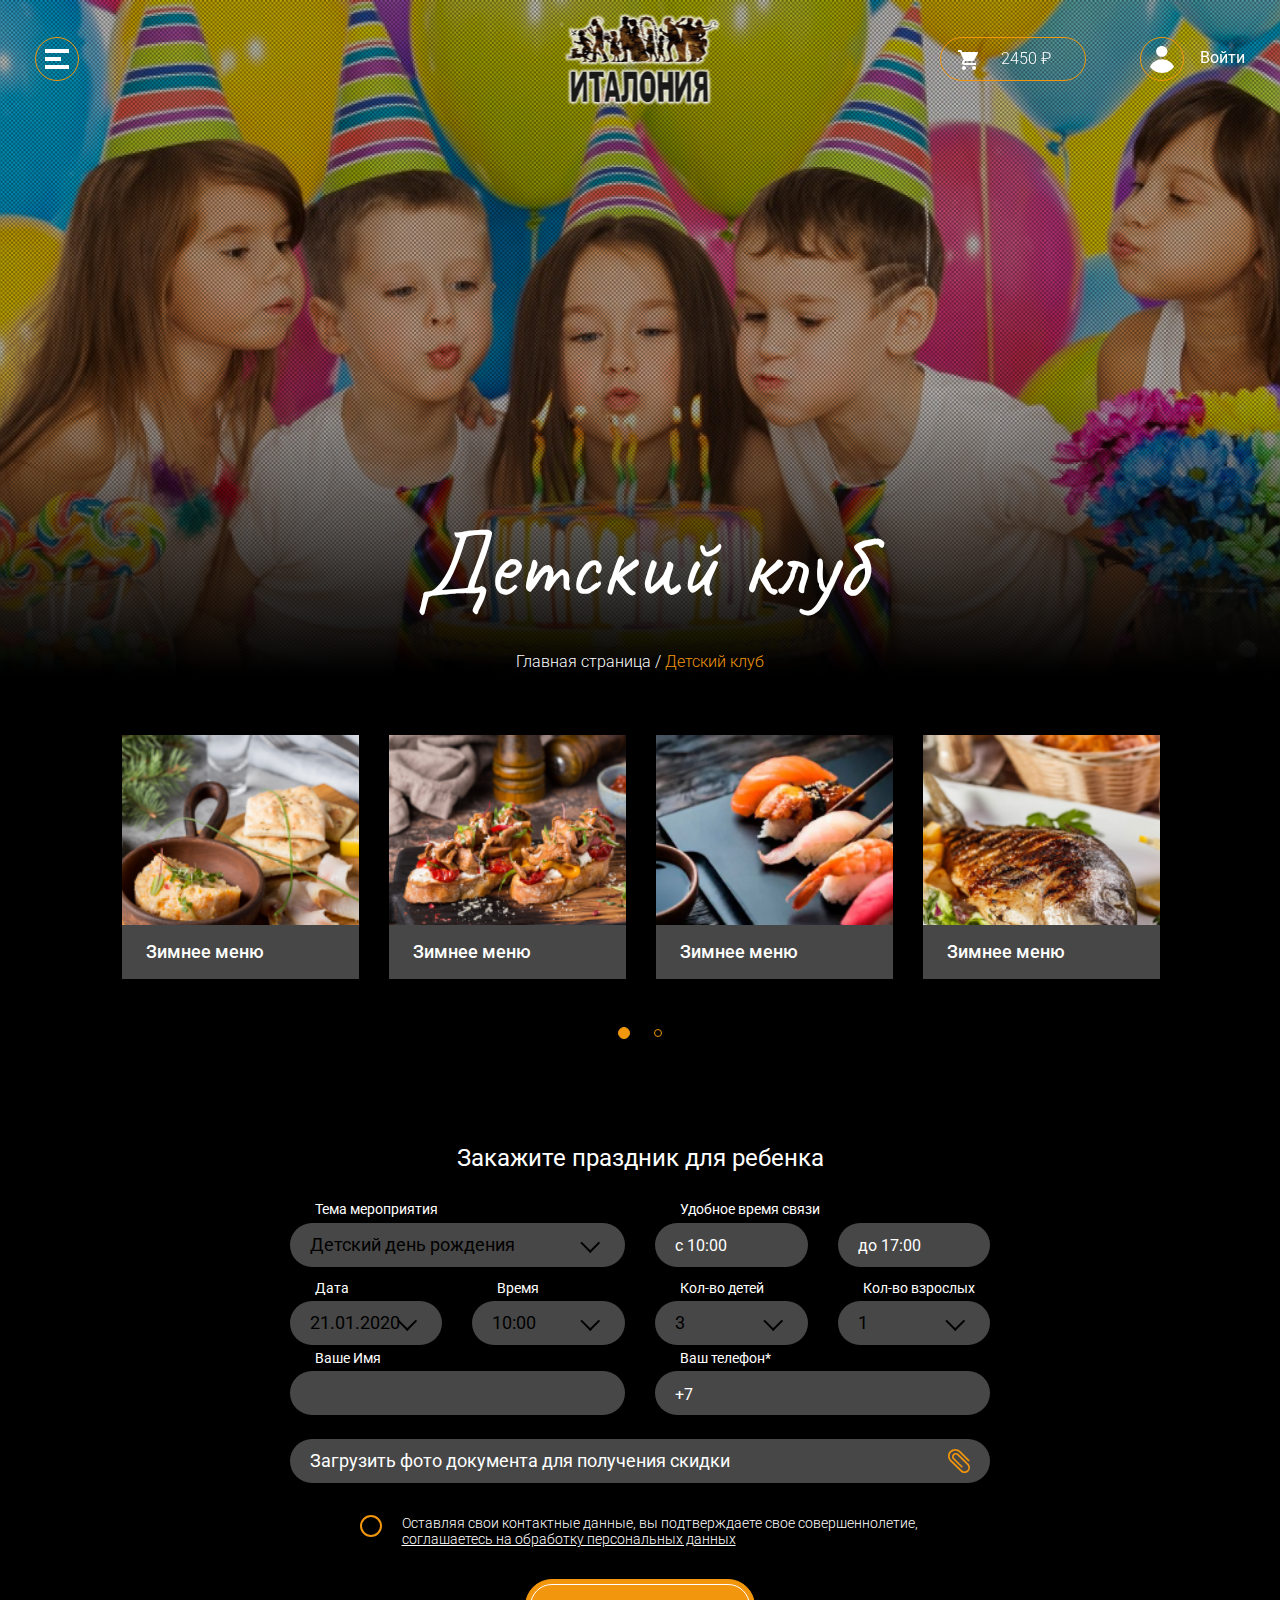
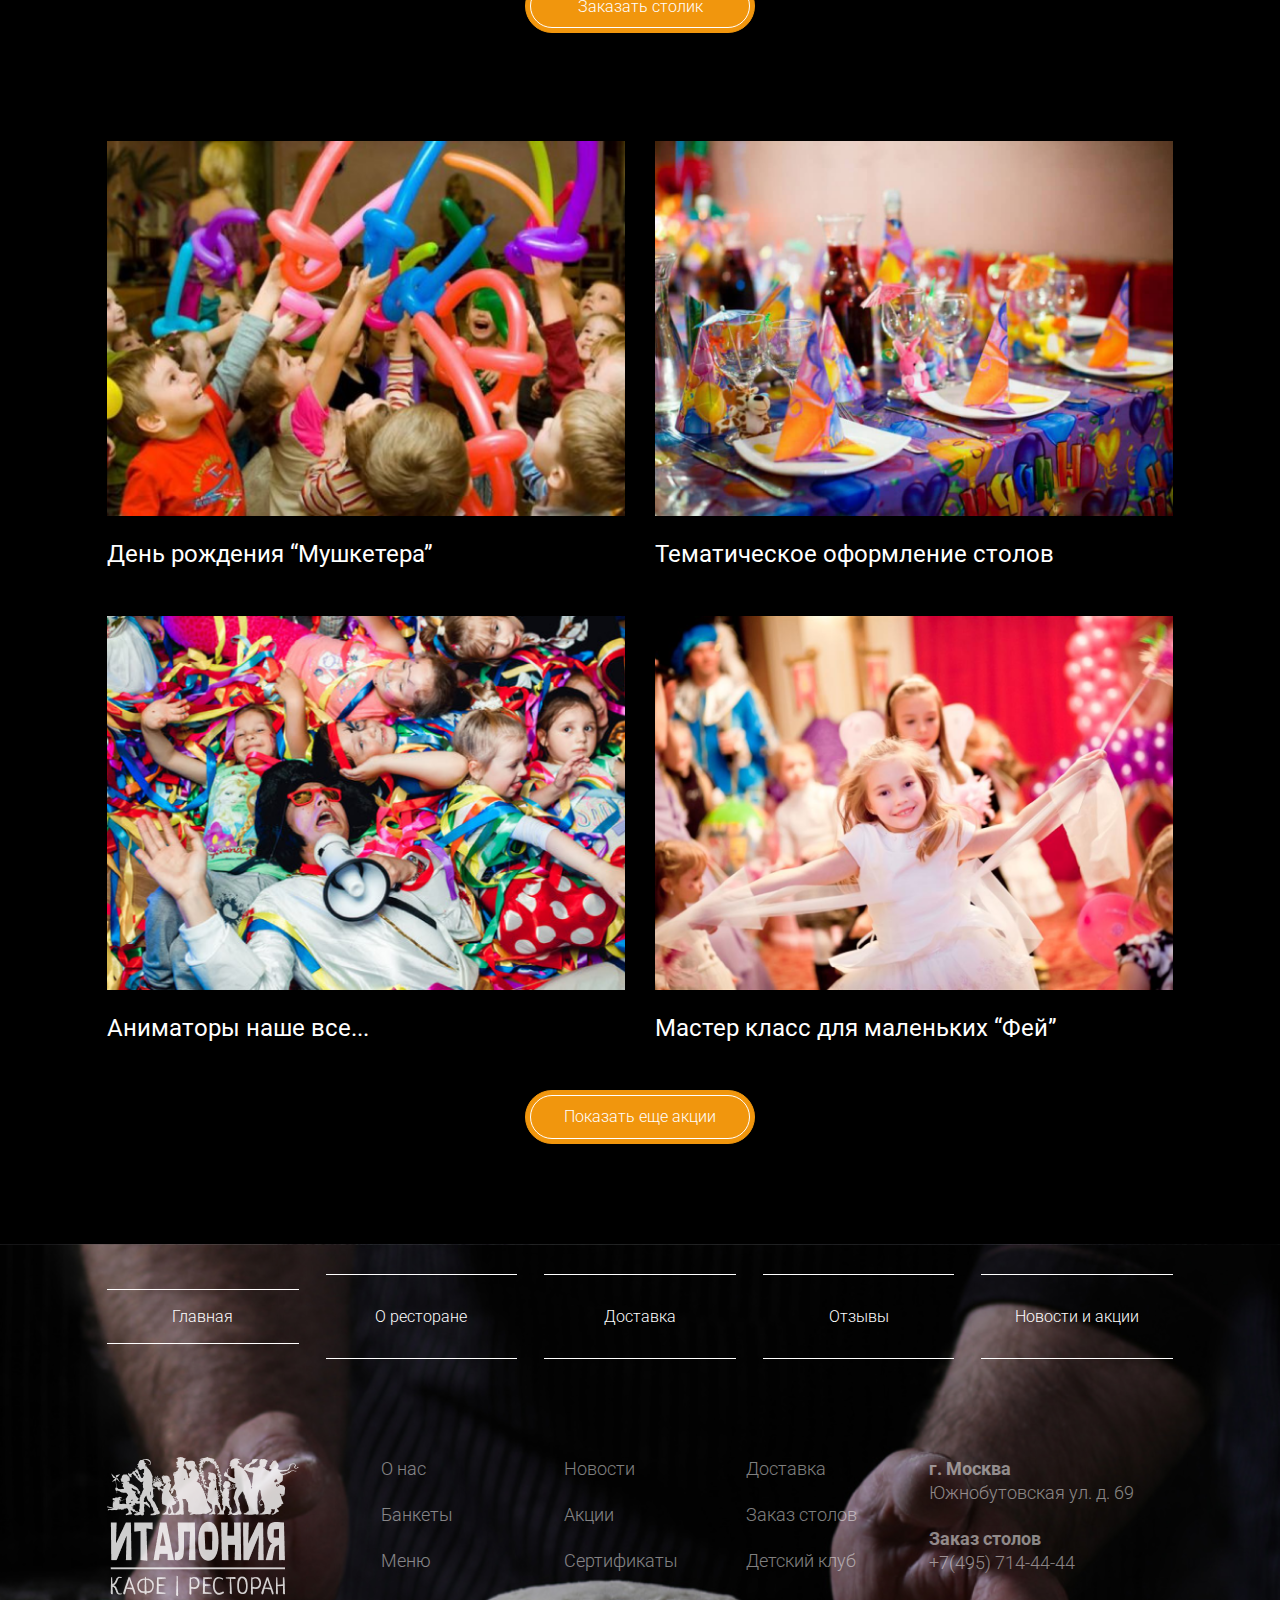
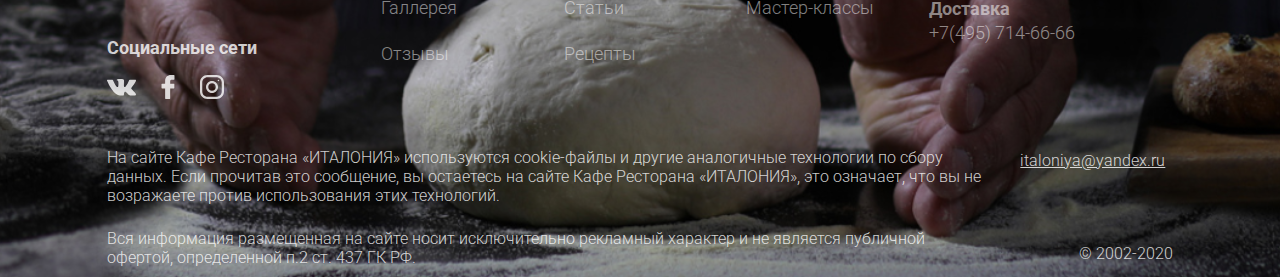
<file: app/club.html>
<!DOCTYPE html>
<html lang="ru">

<head>

	<meta charset="utf-8">

	<title>Италония</title>
	<meta name="description" content="Startup HTML template OptimizedHTML 5">

	<meta name="viewport" content="width=device-width">

	<link rel="icon" href="img/favicon.png">
	<meta property="og:image" content="img/@1x/preview.jpg">

	<link href="https://fonts.googleapis.com/css?family=Roboto:300,400,500,700,900&display=swap" rel="stylesheet">
	<link href="https://fonts.googleapis.com/css?family=Caveat:400,700&display=swap" rel="stylesheet">
	<link rel="stylesheet" href="css/styles.min.css">
	<link rel="stylesheet" href="css/nice-select.css">

</head>

<body>

	<div class="navigation">
		<div class="navigation-close">

			<svg width="44" height="44" viewBox="0 0 44 44" fill="none" xmlns="http://www.w3.org/2000/svg">
				<circle cx="22" cy="22" r="21.5" stroke="#F1960D" />
				<rect x="14.929" y="12.1005" width="24" height="4" transform="rotate(45 14.929 12.1005)" fill="white" />
				<rect x="12.1006" y="29.071" width="24" height="4" transform="rotate(-45 12.1006 29.071)" fill="white" />
			</svg>


		</div>
		<div class="navigation-menu">
			<ul>
				<li><a href="">Банкеты</a></li>
				<li><a href="">Новости и акции</a></li>
				<li><a href="">О ресторане</a></li>
				<li><a href="">Отзывы</a></li>
				<li><a href="">Детский клуб | Мастер-классы</a></li>
				<li><a href="">Гелерея ресторана</a></li>
				<li><a href="">Как проехать</a></li>
				<li><a href="">Меню ресторана</a></li>
				<li><a href="">Доставка</a></li>
				<li><a href="">Статьи и рецепты</a></li>
			</ul>
		</div>
		<div class="navigation-menu navigation-sections">
			<ul>
				<li><a href="">
						<img src="img/menu1.png" alt="" class="img-responsive">
						<div class="navigation-sections__name">Пивные закуски</div>
					</a></li>
				<li><a href="">
						<img src="img/menu1.png" alt="" class="img-responsive">
						<div class="navigation-sections__name">Зимнее меню</div>
					</a></li>
				<li><a href="">
						<img src="img/menu1.png" alt="" class="img-responsive">
						<div class="navigation-sections__name">Пивные закуски</div>
					</a></li>
				<li><a href="">
						<img src="img/menu1.png" alt="" class="img-responsive">
						<div class="navigation-sections__name">Напитки</div>
					</a></li>
				<li><a href="">
						<img src="img/menu1.png" alt="" class="img-responsive">
						<div class="navigation-sections__name">Пивные закуски</div>
					</a></li>
				<li><a href="">
						<img src="img/menu1.png" alt="" class="img-responsive">
						<div class="navigation-sections__name">Пивные закуски</div>
					</a></li>
				<li><a href="">
						<img src="img/menu1.png" alt="" class="img-responsive">
						<div class="navigation-sections__name">Пивные закуски</div>
					</a></li>
				<li><a href="">
						<img src="img/menu1.png" alt="" class="img-responsive">
						<div class="navigation-sections__name">Зимнее меню</div>
					</a></li>
				<li><a href="">
						<img src="img/menu1.png" alt="" class="img-responsive">
						<div class="navigation-sections__name">Пивные закуски</div>
					</a></li>
				<li><a href="">
						<img src="img/menu1.png" alt="" class="img-responsive">
						<div class="navigation-sections__name">Напитки</div>
					</a></li>
				<li><a href="">
						<img src="img/menu1.png" alt="" class="img-responsive">
						<div class="navigation-sections__name">Пивные закуски</div>
					</a></li>
				<li><a href="">
						<img src="img/menu1.png" alt="" class="img-responsive">
						<div class="navigation-sections__name">Пивные закуски</div>
					</a></li>
			</ul>
		</div>
	</div>

	<header class="header header-page" style="background-image: url(img/bg_club.png);">
		<div class="header-line">
			<div class="container h-100">
				<div class="btn-menu">
					<div id="btn-menu">
						<svg width="44" height="44" viewBox="0 0 44 44" fill="none" xmlns="http://www.w3.org/2000/svg">
							<rect x="10" y="12" width="24" height="4" fill="white" />
							<rect x="10" y="20" width="16" height="4" fill="white" />
							<rect x="10" y="28" width="24" height="4" fill="white" />
							<circle cx="22" cy="22" r="21.5" stroke="#F1960D" />
						</svg>
					</div>

					<div class="header-logo d-none d-md-block">
						<a href="/"><img src="img/header-logo-inner.svg" alt="" class="img-responsive">
							<img src="img/header-logo.svg" alt="" class="img-responsive"></a>
					</div>

				</div>

				<div class="header-lk">
					<div class="header-lk__basket-sum">
						<a href="#">
							<svg width="20" height="20" viewBox="0 0 20 20" fill="none" xmlns="http://www.w3.org/2000/svg">
								<path
									d="M6 16C4.9 16 4 16.9 4 18C4 19.1 4.9 20 6 20C7.1 20 8 19.1 8 18C8 16.9 7.1 16 6 16ZM0 0V2H2L5.6 9.6L4.2 12C4.1 12.3 4 12.7 4 13C4 14.1 4.9 15 6 15H18V13H6.4C6.3 13 6.2 12.9 6.2 12.8V12.7L7.1 11H14.5C15.3 11 15.9 10.6 16.2 9.99996L19.8 3.5C20 3.3 20 3.2 20 3C20 2.4 19.6 2 19 2H4.2L3.3 0H0ZM16 16C14.9 16 14 16.9 14 18C14 19.1 14.9 20 16 20C17.1 20 18 19.1 18 18C18 16.9 17.1 16 16 16Z"
									fill="white" />
							</svg>
							<span>2450</span>
							<span>₽</span>
						</a>
					</div>
					<div class="header-lk__login">
						<a href="#">
							<svg width="44" height="44" viewBox="0 0 44 44" fill="none" xmlns="http://www.w3.org/2000/svg">
								<circle cx="22" cy="22" r="21.5" stroke="#F1960D" />
								<path
									d="M27.3797 14.3838C27.3797 17.3572 24.8725 19.7676 21.7797 19.7676C18.6869 19.7676 16.1797 17.3572 16.1797 14.3838C16.1797 11.4104 18.6869 9 21.7797 9C24.8725 9 27.3797 11.4104 27.3797 14.3838Z"
									fill="white" />
								<path fill-rule="evenodd" clip-rule="evenodd"
									d="M10 29.8454C11.9514 25.3311 16.5893 22.1559 22 22.1559C27.4107 22.1559 32.0486 25.3311 34 29.8455C31.4118 33.5566 27.0033 36 22 36C16.9967 36 12.5882 33.5565 10 29.8454Z"
									fill="white" />
							</svg><span>Войти</span>
						</a>
					</div>
				</div>
			</div>

		</div>

		<div class="header-content">

			<div class="section-header">
				Детский клуб
			</div>
			<div class="section-sub">
				<a href="/">Главная страница</a> / <a href="/delivery.html"><span>Детский клуб</span></a>
			</div>

		</div>

	</header>

	<section class="section section-menu">
		<div class="container container_md">
			<div class="menu-slider">
				<div class="menu-card" style="background-image: url(img/menu/1.png);">
					<a href="#">
						<div class="menu-card__name">
							<span>Зимнее меню</span>
							<svg width="25" height="16" viewBox="0 0 25 16" fill="none" xmlns="http://www.w3.org/2000/svg">
								<path
									d="M24.7071 8.70711C25.0976 8.31658 25.0976 7.68342 24.7071 7.29289L18.3431 0.928932C17.9526 0.538408 17.3195 0.538408 16.9289 0.928932C16.5384 1.31946 16.5384 1.95262 16.9289 2.34315L22.5858 8L16.9289 13.6569C16.5384 14.0474 16.5384 14.6805 16.9289 15.0711C17.3195 15.4616 17.9526 15.4616 18.3431 15.0711L24.7071 8.70711ZM0 9H24V7H0V9Z"
									fill="#474747" />
							</svg>
						</div>
					</a>
				</div>
				<div class="menu-card" style="background-image: url(img/menu/2.png);">
					<a href="#">
						<div class="menu-card__name">
							<span>Зимнее меню</span>
							<svg width="25" height="16" viewBox="0 0 25 16" fill="none" xmlns="http://www.w3.org/2000/svg">
								<path
									d="M24.7071 8.70711C25.0976 8.31658 25.0976 7.68342 24.7071 7.29289L18.3431 0.928932C17.9526 0.538408 17.3195 0.538408 16.9289 0.928932C16.5384 1.31946 16.5384 1.95262 16.9289 2.34315L22.5858 8L16.9289 13.6569C16.5384 14.0474 16.5384 14.6805 16.9289 15.0711C17.3195 15.4616 17.9526 15.4616 18.3431 15.0711L24.7071 8.70711ZM0 9H24V7H0V9Z"
									fill="#474747" />
							</svg>
						</div>
					</a>
				</div>
				<div class="menu-card" style="background-image: url(img/menu/3.png);">
					<a href="#">
						<div class="menu-card__name">
							<span>Зимнее меню</span>
							<svg width="25" height="16" viewBox="0 0 25 16" fill="none" xmlns="http://www.w3.org/2000/svg">
								<path
									d="M24.7071 8.70711C25.0976 8.31658 25.0976 7.68342 24.7071 7.29289L18.3431 0.928932C17.9526 0.538408 17.3195 0.538408 16.9289 0.928932C16.5384 1.31946 16.5384 1.95262 16.9289 2.34315L22.5858 8L16.9289 13.6569C16.5384 14.0474 16.5384 14.6805 16.9289 15.0711C17.3195 15.4616 17.9526 15.4616 18.3431 15.0711L24.7071 8.70711ZM0 9H24V7H0V9Z"
									fill="#474747" />
							</svg>
						</div>
					</a>
				</div>
				<div class="menu-card" style="background-image: url(img/menu/4.png);">
					<a href="#">
						<div class="menu-card__name">
							<span>Зимнее меню</span>
							<svg width="25" height="16" viewBox="0 0 25 16" fill="none" xmlns="http://www.w3.org/2000/svg">
								<path
									d="M24.7071 8.70711C25.0976 8.31658 25.0976 7.68342 24.7071 7.29289L18.3431 0.928932C17.9526 0.538408 17.3195 0.538408 16.9289 0.928932C16.5384 1.31946 16.5384 1.95262 16.9289 2.34315L22.5858 8L16.9289 13.6569C16.5384 14.0474 16.5384 14.6805 16.9289 15.0711C17.3195 15.4616 17.9526 15.4616 18.3431 15.0711L24.7071 8.70711ZM0 9H24V7H0V9Z"
									fill="#474747" />
							</svg>
						</div>
					</a>
				</div>
				<div class="menu-card" style="background-image: url(img/menu/1.png);">
					<a href="#">
						<div class="menu-card__name">
							<span>Зимнее меню</span>
							<svg width="25" height="16" viewBox="0 0 25 16" fill="none" xmlns="http://www.w3.org/2000/svg">
								<path
									d="M24.7071 8.70711C25.0976 8.31658 25.0976 7.68342 24.7071 7.29289L18.3431 0.928932C17.9526 0.538408 17.3195 0.538408 16.9289 0.928932C16.5384 1.31946 16.5384 1.95262 16.9289 2.34315L22.5858 8L16.9289 13.6569C16.5384 14.0474 16.5384 14.6805 16.9289 15.0711C17.3195 15.4616 17.9526 15.4616 18.3431 15.0711L24.7071 8.70711ZM0 9H24V7H0V9Z"
									fill="#474747" />
							</svg>
						</div>
					</a>
				</div>
				<div class="menu-card" style="background-image: url(img/menu/1.png);">
					<a href="#">
						<div class="menu-card__name">
							<span>Зимнее меню</span>
							<svg width="25" height="16" viewBox="0 0 25 16" fill="none" xmlns="http://www.w3.org/2000/svg">
								<path
									d="M24.7071 8.70711C25.0976 8.31658 25.0976 7.68342 24.7071 7.29289L18.3431 0.928932C17.9526 0.538408 17.3195 0.538408 16.9289 0.928932C16.5384 1.31946 16.5384 1.95262 16.9289 2.34315L22.5858 8L16.9289 13.6569C16.5384 14.0474 16.5384 14.6805 16.9289 15.0711C17.3195 15.4616 17.9526 15.4616 18.3431 15.0711L24.7071 8.70711ZM0 9H24V7H0V9Z"
									fill="#474747" />
							</svg>
						</div>
					</a>
				</div>
				<div class="menu-card" style="background-image: url(img/menu/1.png);">
					<a href="#">
						<div class="menu-card__name">
							<span>Зимнее меню</span>
							<svg width="25" height="16" viewBox="0 0 25 16" fill="none" xmlns="http://www.w3.org/2000/svg">
								<path
									d="M24.7071 8.70711C25.0976 8.31658 25.0976 7.68342 24.7071 7.29289L18.3431 0.928932C17.9526 0.538408 17.3195 0.538408 16.9289 0.928932C16.5384 1.31946 16.5384 1.95262 16.9289 2.34315L22.5858 8L16.9289 13.6569C16.5384 14.0474 16.5384 14.6805 16.9289 15.0711C17.3195 15.4616 17.9526 15.4616 18.3431 15.0711L24.7071 8.70711ZM0 9H24V7H0V9Z"
									fill="#474747" />
							</svg>
						</div>
					</a>
				</div>
			</div>
		</div>
	</section>

	<section class="section section-order section-order_club">

		<div class="container container_md">
			<div class="section-order-content text-center">

				<div class="row d-flex justify-content-center">
					<div class="col-12">
						<h3 class="section-head mb-md-4">Закажите праздник для ребенка</h3>
					</div>
					<div class="col-lg-8">
						<div class="form">
							<form class="sendform">
								<div class="row mb-md-2">

									<div class="col-sm-6">
										<div class="form-email">
											<label for="person">Тема мероприятия</label>
											<select class="input" name="person" id="person">
												<option value="1">Детский день рождения</option>
												<option value="1">Детский день рождения</option>
												<option value="1">Детский день рождения</option>
											</select>
										</div>
									</div>

									<div class="col-sm-3">
										<div class="form-email">
											<label for="ot" style="white-space: nowrap;">Удобное время связи</label>
											<input id="ot" type="text" name="phone" class="input" required placeholder="с 10:00">
										</div>
									</div>

									<div class="col-sm-3">
										<div class="form-email">
											<label for="do"></label>
											<input id="do" type="text" name="phone" class="input" required placeholder="до 17:00">
										</div>
									</div>

								</div>
								<div class="row">
									<div class="col-md-6 col-sm-6">
										<div class="row">
											<div class="col-md-6">
												<div class="form-email">
											<label for="form-date">Дата</label>
											<select class="input" name="person" id="form-date">
												<option value="1">21.01.2020</option>
												<option value="1">22.01.2020</option>
												<option value="1">23.01.2020</option>
											</select>
										</div>
											</div>
											<div class="col-md-6">
												<div class="form-email">
											<label for="form-time">Время</label>
											<select class="input" name="person" id="form-time">
												<option value="1">10:00</option>
												<option value="1">11:00</option>
												<option value="1">12:00</option>
											</select>
										</div>
											</div>
										</div>
									</div>
									<div class="col-sm-6">
										<div class="row">
											<div class="col-md-6">
												<div class="form-email">
											<label for="form-kids">Кол-во детей</label>
											<select class="input" name="person" id="form-kids">
												<option value="1">3</option>
												<option value="1">4</option>
												<option value="1">5</option>
												<option value="1">6</option>
												<option value="1">7</option>
											</select>
										</div>
											</div>
											<div class="col-md-6">
												<div class="form-email">
											<label for="form-adult">Кол-во взрослых</label>
											<select class="input" name="person" id="form-adult">
												<option value="1">1</option>
												<option value="1">2</option>
												<option value="1">3</option>
											</select>
										</div>
											</div>
										</div>
									</div>
									<div class="col-sm-6">
										<div class="form-email">
											<label for="email">Ваше Имя</label>
											<input id="email" type="text" name="email" class="input">
										</div>
									</div>
									<div class="col-sm-6">
										<div class="form-phone">
											<label for="phone">Ваш телефон*</label>
											<input id="phone" type="phone" name="phone" class="input" required placeholder="+7">
										</div>
									</div>
									<div class="col-12 mt-4">
										<input id="form-file" type="file" name="comment" placeholder="Ваше обращение ..."></input>
										<label for="form-file" class="input"><span>Загрузить фото документа для получения скидки</span><svg width="22" height="24" viewBox="0 0 22 24" fill="none" xmlns="http://www.w3.org/2000/svg">
											<path d="M20.4569 14.7918L18.6519 13.0168L10.5295 5.02984C9.03261 3.56881 6.61626 3.57322 5.12494 5.03976C3.63361 6.5063 3.62913 8.88249 5.11485 10.3545L13.2368 18.3439C13.569 18.6707 14.1078 18.6707 14.4402 18.3439C14.7724 18.017 14.7724 17.4873 14.4402 17.1605L6.31826 9.17113C5.48759 8.35427 5.48759 7.03012 6.31826 6.21325C7.14893 5.39638 8.49546 5.39638 9.32613 6.21325L17.4505 14.2002L19.2555 15.9751C20.751 17.4462 20.7504 19.8308 19.2546 21.3012C17.7586 22.7716 15.3338 22.7713 13.8384 21.3001L12.3346 19.8207L3.91163 11.5378L3.30983 10.9462C1.20643 8.81304 1.23315 5.41476 3.36961 3.31361C5.50627 1.21265 8.96199 1.18638 11.1312 3.25482L20.1557 12.1296C20.3708 12.3409 20.6841 12.4234 20.9776 12.346C21.2713 12.2687 21.5007 12.0432 21.5794 11.7544C21.6581 11.4656 21.574 11.1576 21.3591 10.9462L12.3346 2.07159C9.5083 -0.695026 4.9381 -0.689881 2.11837 2.08317C-0.701541 4.85603 -0.706772 9.35027 2.1066 12.1296L11.1312 21.0041L12.6372 22.4835C14.8092 24.5351 18.2513 24.5009 20.3805 22.4064C22.5098 20.312 22.5437 16.9271 20.4569 14.7918Z" fill="#F1960D"/>
											</svg>
											</label>
									</div>
								</div>

								<div class="form-rights">
									<input type="checkbox" required id="rights">
									<label for="rights">
										Оставляя свои контактные данные, вы подтверждаете свое совершеннолетие, <a href="#">соглашаетесь на
											обработку персональных данных</a>
									</label>
								</div>

								<a href="#" class="btn"><span>Заказать столик</span></a>

							</form>
						</div>
					</div>
				</div>

			</div>


		</div>
	</section>

	<div class="section news pt-3 pt-md-5">
		<div class="container container_md">
			<div class="row">
				<div class="col-md-6">
					<div class="news-card">
						<a href="#">
							<img src="img/club/1.png" alt="" class="img-responsive">
							<div class="news-card__name">День рождения “Мушкетера”</div>
						</a>
					</div>
				</div>
				<div class="col-md-6">
					<div class="news-card">
						<a href="#">
							<img src="img/club/2.png" alt="" class="img-responsive">
							<div class="news-card__name">Тематическое оформление столов</div>
						</a>
					</div>
				</div>
				<div class="col-md-6">
					<div class="news-card">
						<a href="#">
							<img src="img/club/3.png" alt="" class="img-responsive">
							<div class="news-card__name">Аниматоры наше все...</div>
						</a>
					</div>
				</div>
				<div class="col-md-6">
					<div class="news-card">
						<a href="#">
							<img src="img/club/4.png" alt="" class="img-responsive">
							<div class="news-card__name">Мастер класс для маленьких “Фей”</div>
						</a>
					</div>
				</div>
			</div>
			<div class="col-12 d-flex justify-content-center">
				<a href="#" class="btn accent"><span>Показать еще акции</span></a>
			</div>
		</div>
	</div>

	<footer class="footer" style="background-image: url(img/block7.png);">
		<div class="container container_md">
			<div class="header-menu container container_md">
				<ul>
					<li class="selected"><a href="#">Главная</a></li>
					<li><a href="#">О ресторане</a></li>
					<li><a href="#">Доставка</a></li>
					<li><a href="#">Отзывы</a></li>
					<li><a href="#">Новости и акции</a></li>
				</ul>
			</div>
			<div class="row">
				<div class="col-sm-6 col-lg-3 order-1 order-lg-1">
					<div class="footer-logo">
						<img src="img/footer-logo.png" alt="" class="img-responsive">
					</div>
					<div class="footer-social">
						<div class="item-header">Социальные сети</div>
						<div class="d-flex">
							<a href=""><svg width="29" height="17" viewBox="0 0 29 17" fill="none" xmlns="http://www.w3.org/2000/svg">
									<path
										d="M28.8462 14.9426C28.8111 14.867 28.7783 14.8042 28.7479 14.7539C28.2448 13.8477 27.2833 12.7354 25.864 11.4168L25.834 11.3866L25.819 11.3717L25.8038 11.3566H25.7886C25.1445 10.7425 24.7366 10.3296 24.5657 10.1183C24.2532 9.7156 24.1832 9.30801 24.354 8.89503C24.4747 8.58301 24.928 7.92406 25.7129 6.91729C26.1258 6.38373 26.4528 5.95611 26.6943 5.63393C28.4358 3.31862 29.1909 1.83911 28.9592 1.19481L28.8693 1.04425C28.8088 0.953603 28.6528 0.870679 28.4014 0.795054C28.1495 0.719587 27.8275 0.707106 27.4348 0.7574L23.0864 0.787438C23.0159 0.762477 22.9154 0.764803 22.7843 0.795054C22.6534 0.825304 22.5879 0.840482 22.5879 0.840482L22.5123 0.878295L22.4522 0.923723C22.4018 0.953762 22.3465 1.00659 22.286 1.08211C22.2259 1.15737 22.1756 1.24569 22.1354 1.34633C21.662 2.56432 21.1237 3.69675 20.5196 4.74356C20.1471 5.36776 19.8051 5.90872 19.4927 6.36676C19.1807 6.82464 18.919 7.16199 18.7078 7.37824C18.4962 7.5947 18.3053 7.76811 18.1339 7.8991C17.9627 8.03015 17.832 8.08552 17.7415 8.06527C17.6508 8.04501 17.5654 8.02491 17.4845 8.00482C17.3437 7.91417 17.2304 7.7909 17.145 7.63489C17.0592 7.47888 17.0015 7.28251 16.9713 7.04596C16.9412 6.80925 16.9235 6.60564 16.9184 6.43445C16.9137 6.26347 16.9159 6.02163 16.9261 5.70961C16.9365 5.39743 16.9412 5.1862 16.9412 5.07546C16.9412 4.69289 16.9487 4.27769 16.9637 3.82976C16.9789 3.38182 16.9912 3.02691 17.0015 2.76544C17.0118 2.50372 17.0166 2.22681 17.0166 1.93489C17.0166 1.64296 16.9988 1.41402 16.9637 1.24786C16.929 1.0819 16.8757 0.920814 16.8055 0.764645C16.7349 0.608634 16.6316 0.487951 16.496 0.402277C16.3601 0.316709 16.1912 0.248804 15.9902 0.198352C15.4567 0.0776153 14.7772 0.0123023 13.9517 0.00214839C12.0795 -0.0179479 10.8765 0.102947 10.343 0.364675C10.1316 0.475258 9.94033 0.62635 9.7693 0.817477C9.58806 1.03901 9.56278 1.15991 9.69362 1.17979C10.2977 1.27028 10.7253 1.48674 10.977 1.82896L11.0677 2.0103C11.1382 2.14114 11.2087 2.37277 11.2792 2.70489C11.3496 3.03701 11.395 3.4044 11.415 3.80686C11.4652 4.5418 11.4652 5.17092 11.415 5.69427C11.3646 6.21783 11.317 6.62542 11.2715 6.91734C11.2261 7.20927 11.1582 7.44582 11.0677 7.62696C10.977 7.80814 10.9166 7.91888 10.8864 7.95907C10.8562 7.99927 10.831 8.0246 10.811 8.03454C10.6802 8.08468 10.5441 8.11022 10.4033 8.11022C10.2622 8.11022 10.0912 8.03967 9.88993 7.89868C9.6887 7.75769 9.47986 7.56402 9.2634 7.31737C9.04694 7.07066 8.80282 6.7259 8.53094 6.28304C8.25927 5.84018 7.97739 5.31678 7.68547 4.71283L7.44394 4.27484C7.29295 3.99307 7.0867 3.58278 6.82497 3.04436C6.56309 2.50573 6.33161 1.9847 6.13038 1.4814C6.04994 1.27001 5.9291 1.10909 5.76807 0.998344L5.69249 0.952916C5.64225 0.912723 5.5616 0.870045 5.45097 0.824563C5.34017 0.779135 5.22457 0.746558 5.10367 0.726514L0.966527 0.756554C0.543764 0.756554 0.256916 0.852328 0.105876 1.04361L0.0454283 1.1341C0.0152309 1.1845 0 1.26499 0 1.37578C0 1.48653 0.0301974 1.62244 0.090645 1.78337C0.694592 3.2028 1.35137 4.57173 2.06098 5.89037C2.77059 7.209 3.38723 8.2712 3.91053 9.076C4.43394 9.88139 4.96744 10.6415 5.51104 11.356C6.05465 12.0707 6.41448 12.5288 6.59053 12.73C6.7668 12.9316 6.90525 13.0823 7.00589 13.183L7.38344 13.5453C7.62502 13.7869 7.97977 14.0763 8.44786 14.4134C8.91605 14.7508 9.43437 15.0829 10.0031 15.4103C10.5719 15.7372 11.2337 16.0039 11.9887 16.2103C12.7437 16.4168 13.4784 16.4996 14.1932 16.4597H15.9296C16.2818 16.4292 16.5486 16.3185 16.7299 16.1274L16.79 16.0517C16.8304 15.9916 16.8682 15.8983 16.9031 15.7727C16.9384 15.6469 16.956 15.5083 16.956 15.3575C16.9457 14.9247 16.9786 14.5347 17.0539 14.1875C17.1292 13.8403 17.215 13.5786 17.3109 13.4023C17.4068 13.2262 17.515 13.0776 17.6354 12.9571C17.7561 12.8364 17.8421 12.7633 17.8925 12.7381C17.9427 12.7128 17.9827 12.6956 18.0129 12.6853C18.2545 12.6048 18.5388 12.6827 18.8663 12.9195C19.1935 13.156 19.5004 13.4481 19.7874 13.7953C20.0743 14.1427 20.419 14.5325 20.8216 14.9653C21.2244 15.3982 21.5766 15.72 21.8785 15.9317L22.1804 16.1129C22.382 16.2338 22.6437 16.3445 22.9659 16.4452C23.2875 16.5458 23.5692 16.5709 23.8112 16.5206L27.6764 16.4603C28.0587 16.4603 28.3562 16.397 28.5672 16.2714C28.7786 16.1456 28.9042 16.007 28.9447 15.8562C28.9851 15.7053 28.9873 15.5341 28.9524 15.3426C28.9166 15.1517 28.8813 15.0181 28.8462 14.9426Z"
										fill="white" fill-opacity="0.8" />
								</svg>
							</a>
							<!-- <a href=""><svg width="24" height="24" viewBox="0 0 24 24" fill="none" xmlns="http://www.w3.org/2000/svg">
								<g clip-path="url(#clip0)">
								<path d="M4.72098 12.8806C4.10798 14.0856 4.80398 14.6616 6.39198 15.6456C7.74198 16.4796 9.60698 16.7846 10.805 16.9066C10.314 17.3786 12.564 15.2146 6.08398 21.4476C4.70998 22.7646 6.92198 24.8776 8.29498 23.5886L12.012 20.0036C13.435 21.3726 14.799 22.6846 15.729 23.5936C17.103 24.8876 19.314 22.7926 17.955 21.4526C17.853 21.3556 12.918 16.6216 13.219 16.9116C14.432 16.7896 16.269 16.4666 17.603 15.6506L17.602 15.6496C19.19 14.6606 19.886 14.0856 19.282 12.8806C18.917 12.1966 17.933 11.6246 16.623 12.6136C16.623 12.6136 14.854 13.9686 12.001 13.9686C9.14698 13.9686 7.37898 12.6136 7.37898 12.6136C6.06998 11.6196 5.08198 12.1966 4.72098 12.8806Z" fill="white" fill-opacity="0.8"/>
								<path d="M11.9989 12.142C15.4769 12.142 18.3169 9.424 18.3169 6.078C18.3169 2.718 15.4769 0 11.9989 0C8.51993 0 5.67993 2.718 5.67993 6.078C5.67993 9.424 8.51993 12.142 11.9989 12.142ZM11.9989 3.079C13.7079 3.079 15.1019 4.42 15.1019 6.078C15.1019 7.722 13.7079 9.063 11.9989 9.063C10.2899 9.063 8.89593 7.722 8.89593 6.078C8.89493 4.419 10.2889 3.079 11.9989 3.079Z" fill="white" fill-opacity="0.8"/>
								</g>
								<defs>
								<clipPath id="clip0">
								<rect width="24" height="24" fill="white"/>
								</clipPath>
								</defs>
								</svg>
								</a> -->
							<a href=""><svg width="24" height="24" viewBox="0 0 24 24" fill="none" xmlns="http://www.w3.org/2000/svg">
									<path
										d="M17.9992 0.0049936L14.8869 0C11.3904 0 9.13082 2.31828 9.13082 5.90643V8.62969H6.00158C5.73118 8.62969 5.51221 8.84891 5.51221 9.11932V13.065C5.51221 13.3354 5.73143 13.5544 6.00158 13.5544H9.13082V23.5106C9.13082 23.781 9.34979 24 9.62019 24H13.703C13.9734 24 14.1923 23.7808 14.1923 23.5106V13.5544H17.8512C18.1216 13.5544 18.3405 13.3354 18.3405 13.065L18.342 9.11932C18.342 8.98948 18.2903 8.86514 18.1987 8.77326C18.1071 8.68138 17.9822 8.62969 17.8524 8.62969H14.1923V6.32115C14.1923 5.21157 14.4567 4.64829 15.9021 4.64829L17.9987 4.64755C18.2689 4.64755 18.4878 4.42833 18.4878 4.15817V0.494367C18.4878 0.224462 18.2691 0.00549296 17.9992 0.0049936Z"
										fill="white" fill-opacity="0.8" />
								</svg>
							</a>
							<a href=""><svg width="24" height="24" viewBox="0 0 24 24" fill="none" xmlns="http://www.w3.org/2000/svg">
									<path
										d="M16.5 0H7.5C3.3585 0 0 3.3585 0 7.5V16.5C0 20.6415 3.3585 24 7.5 24H16.5C20.6415 24 24 20.6415 24 16.5V7.5C24 3.3585 20.6415 0 16.5 0ZM21.75 16.5C21.75 19.395 19.395 21.75 16.5 21.75H7.5C4.605 21.75 2.25 19.395 2.25 16.5V7.5C2.25 4.605 4.605 2.25 7.5 2.25H16.5C19.395 2.25 21.75 4.605 21.75 7.5V16.5Z"
										fill="white" fill-opacity="0.8" />
									<path
										d="M12 6C8.6865 6 6 8.6865 6 12C6 15.3135 8.6865 18 12 18C15.3135 18 18 15.3135 18 12C18 8.6865 15.3135 6 12 6ZM12 15.75C9.933 15.75 8.25 14.067 8.25 12C8.25 9.9315 9.933 8.25 12 8.25C14.067 8.25 15.75 9.9315 15.75 12C15.75 14.067 14.067 15.75 12 15.75Z"
										fill="white" fill-opacity="0.8" />
									<path
										d="M18.4499 6.34948C18.8914 6.34948 19.2494 5.99153 19.2494 5.54998C19.2494 5.10844 18.8914 4.75049 18.4499 4.75049C18.0083 4.75049 17.6504 5.10844 17.6504 5.54998C17.6504 5.99153 18.0083 6.34948 18.4499 6.34948Z"
										fill="white" fill-opacity="0.8" />
								</svg>
							</a>
						</div>
					</div>
					<!-- <div class="item-header">Рассылка новостей</div>
						<p>Получайте свежие акции и предложения своевременно</p> -->
				</div>
				<div class="col-6 col-lg-2  order-3 order-lg-2">
					<div class="footer-menu">
						<ul>
							<li>
								<a href="#">О нас</a>
							</li>
							<li>
								<a href="#">Банкеты</a>
							</li>
							<li>
								<a href="#">Меню</a>
							</li>
							<li>
								<a href="#">Галлерея</a>
							</li>
							<li>
								<a href="#">Отзывы</a>
							</li>
						</ul>
					</div>
				</div>
				<div class="col-6 col-lg-2  order-4 order-lg-3">
					<div class="footer-menu">
						<ul>
							<li>
								<a href="#">Новости</a>
							</li>
							<li>
								<a href="#">Акции</a>
							</li>
							<li>
								<a href="#">Сертификаты</a>
							</li>
							<li>
								<a href="#">Статьи </a>
							</li>
							<li>
								<a href="#">Рецепты</a>
							</li>
						</ul>
					</div>
				</div>
				<div class="col-6 col-lg-2  order-5 order-lg-4">
					<div class="footer-menu">
						<ul>
							<li>
								<a href="#">Доставка</a>
							</li>
							<li>
								<a href="#">Заказ столов</a>
							</li>
							<li>
								<a href="#">Детский клуб</a>
							</li>
							<li>
								<a href="#">Мастер-классы</a>
							</li>
						</ul>
					</div>
				</div>
				<div class="col-sm-6 col-lg-3  order-2 order-lg-5">
					<div class="footer-menu">
						<ul>
							<li>
								<div class="item-header">г. Москва</div>
								<a href="#">Южнобутовская ул. д. 69</a>
							</li>
							<li>
								<div class="item-header">Заказ столов</div>
								<a href="#">+7(495) 714-44-44</a>
							</li>
							<li>
								<div class="item-header">Доставка</div>
								<a href="#">+7(495) 714-66-66</a>
							</li>
						</ul>
					</div>
				</div>
				<!-- <div class="col-sm-8 offset-sm-4 order-6">
					<div class="footer-subs">
						<form action="">
							<input type="email" name="email" class="input-email" placeholder="Укажите ваш e-mail">
							<input type="submit" class="btn btn-footer" value="Подписаться">
						</form>
					</div>
				</div> -->
				<div class="col-lg-10 mt-4 order-8 order-lg-7">
					<div class="footer-rights">
						На сайте Кафе Ресторана «ИТАЛОНИЯ» используются cookie-файлы и другие аналогичные технологии по сбору
						данных. Если прочитав это сообщение, вы остаетесь на сайте Кафе Ресторана «ИТАЛОНИЯ», это означает, что вы
						не возражаете против использования этих технологий.
					</div>
				</div>
				<div class="col-lg-2 mt-4 order-7 order-lg-8">
					<div class="footer-email">
						<a href="">italoniya@yandex.ru</a>
					</div>
				</div>
				<div class="col-lg-10 mt-4 order-9 order-lg-9">
					<div class="footer-rights">
						Вся информация размещенная на сайте носит исключительно рекламный характер и не является публичной офертой,
						определенной п.2 ст. 437 ГК РФ.
					</div>
				</div>
				<div class="col-lg-2 mt-4 order-10 order-lg-10">
					<div class="footer-years">
						<a href="">© 2002-2020</a>
					</div>
				</div>
			</div>

		</div>

	</footer>
	<div class="overlay"></div>

	<script src="js/scripts.min.js"></script>
	<script src="js/jquery.nice-select.min.js"></script>
	<script src="js/_custom.js"></script>

</body>

</html>
</file>
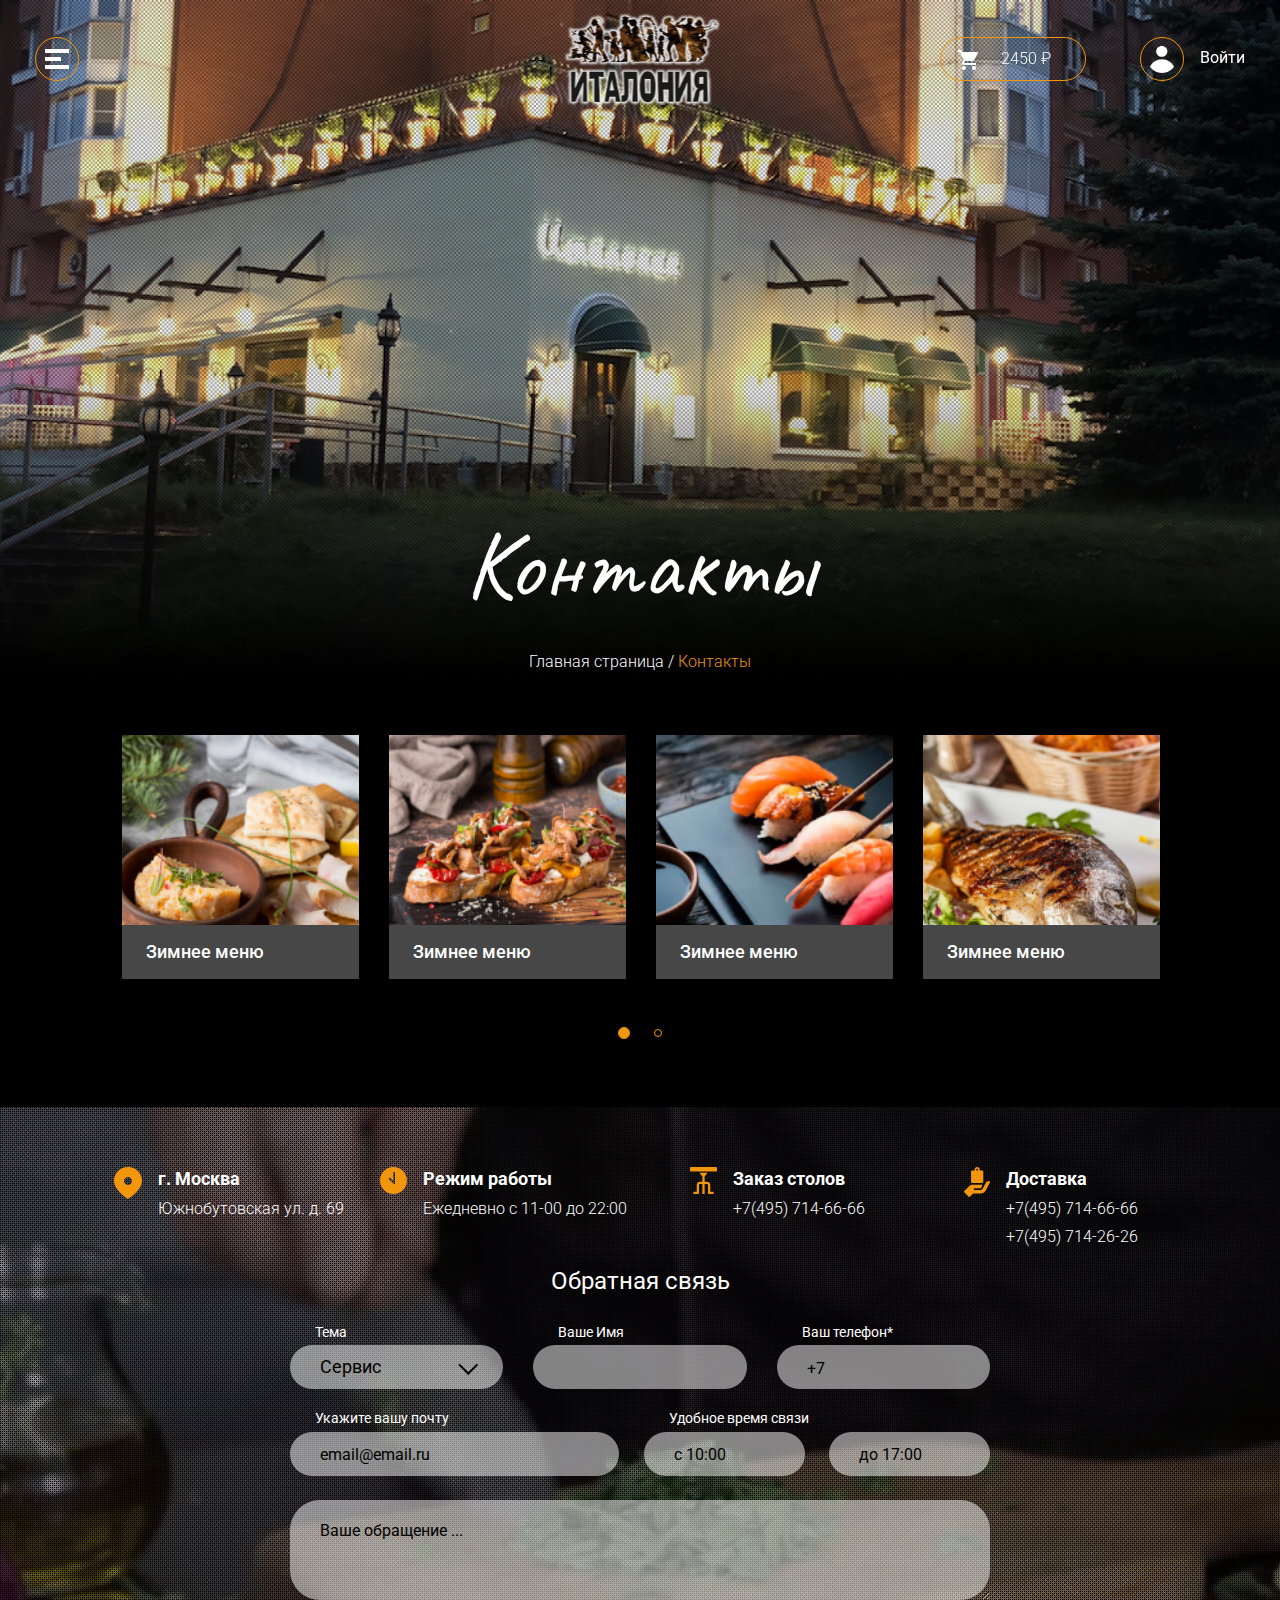
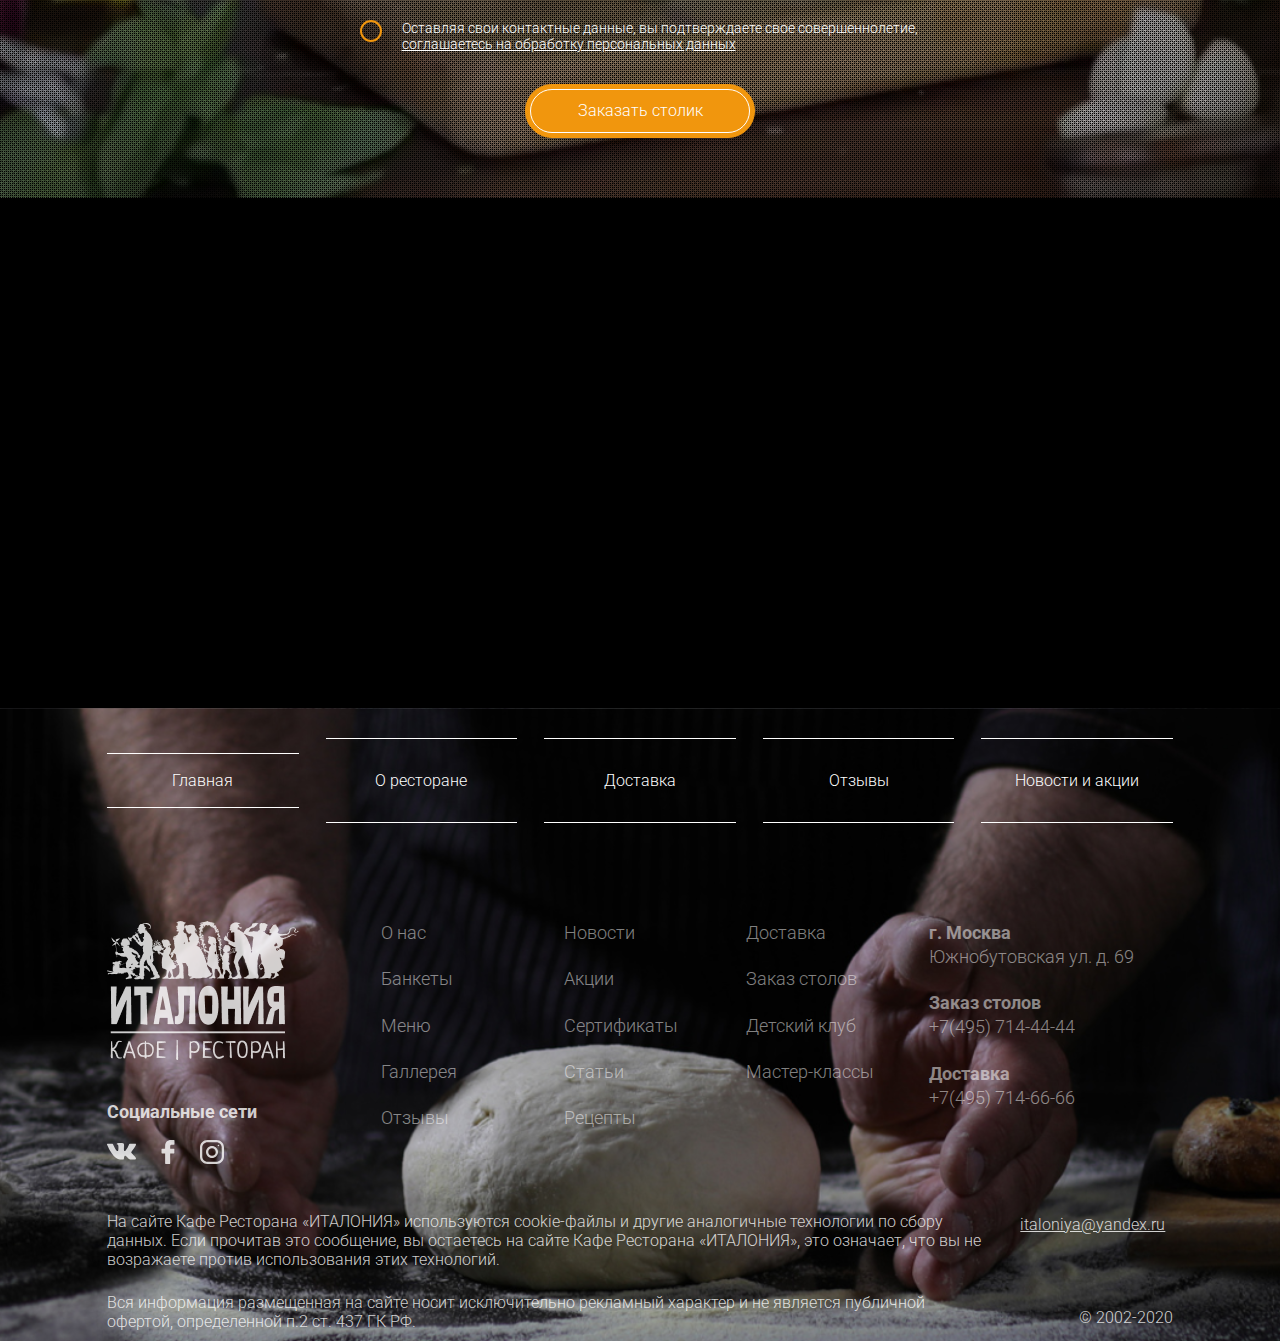
<file: app/contacts.html>
<!DOCTYPE html>
<html lang="ru">

<head>

	<meta charset="utf-8">

	<title>Италония</title>
	<meta name="description" content="Startup HTML template OptimizedHTML 5">

	<meta name="viewport" content="width=device-width">

	<link rel="icon" href="img/favicon.png">
	<meta property="og:image" content="img/@1x/preview.jpg">
	
	<link href="https://fonts.googleapis.com/css?family=Roboto:300,400,500,700,900&display=swap" rel="stylesheet">
	<link href="https://fonts.googleapis.com/css?family=Caveat:400,700&display=swap" rel="stylesheet">
	<link rel="stylesheet" href="css/styles.min.css">
	<link rel="stylesheet" href="css/nice-select.css">

</head>

<body>

<div class="navigation">
	<div class="navigation-close">

			<svg width="44" height="44" viewBox="0 0 44 44" fill="none" xmlns="http://www.w3.org/2000/svg">
				<circle cx="22" cy="22" r="21.5" stroke="#F1960D"/>
				<rect x="14.929" y="12.1005" width="24" height="4" transform="rotate(45 14.929 12.1005)" fill="white"/>
				<rect x="12.1006" y="29.071" width="24" height="4" transform="rotate(-45 12.1006 29.071)" fill="white"/>
				</svg>
				

		</div>
	<div class="navigation-menu">
		<ul>
			<li><a href="">Банкеты</a></li>
			<li><a href="">Новости и акции</a></li>
			<li><a href="">О ресторане</a></li>
			<li><a href="">Отзывы</a></li>
			<li><a href="">Детский клуб | Мастер-классы</a></li>
			<li><a href="">Гелерея ресторана</a></li>
			<li><a href="">Как проехать</a></li>
			<li><a href="">Меню ресторана</a></li>
			<li><a href="">Доставка</a></li>
			<li><a href="">Статьи и рецепты</a></li>
		</ul>
	</div>
	<div class="navigation-menu navigation-sections">
		<ul>
			<li><a href="">
				<img src="img/menu1.png" alt="" class="img-responsive">
				<div class="navigation-sections__name">Пивные закуски</div>
			</a></li>
			<li><a href="">
				<img src="img/menu1.png" alt="" class="img-responsive">
				<div class="navigation-sections__name">Зимнее меню</div>
			</a></li>
			<li><a href="">
				<img src="img/menu1.png" alt="" class="img-responsive">
				<div class="navigation-sections__name">Пивные закуски</div>
			</a></li>
			<li><a href="">
				<img src="img/menu1.png" alt="" class="img-responsive">
				<div class="navigation-sections__name">Напитки</div>
			</a></li>
			<li><a href="">
				<img src="img/menu1.png" alt="" class="img-responsive">
				<div class="navigation-sections__name">Пивные закуски</div>
			</a></li>
			<li><a href="">
				<img src="img/menu1.png" alt="" class="img-responsive">
				<div class="navigation-sections__name">Пивные закуски</div>
			</a></li>
			<li><a href="">
				<img src="img/menu1.png" alt="" class="img-responsive">
				<div class="navigation-sections__name">Пивные закуски</div>
			</a></li>
			<li><a href="">
				<img src="img/menu1.png" alt="" class="img-responsive">
				<div class="navigation-sections__name">Зимнее меню</div>
			</a></li>
			<li><a href="">
				<img src="img/menu1.png" alt="" class="img-responsive">
				<div class="navigation-sections__name">Пивные закуски</div>
			</a></li>
			<li><a href="">
				<img src="img/menu1.png" alt="" class="img-responsive">
				<div class="navigation-sections__name">Напитки</div>
			</a></li>
			<li><a href="">
				<img src="img/menu1.png" alt="" class="img-responsive">
				<div class="navigation-sections__name">Пивные закуски</div>
			</a></li>
			<li><a href="">
				<img src="img/menu1.png" alt="" class="img-responsive">
				<div class="navigation-sections__name">Пивные закуски</div>
			</a></li>
		</ul>
	</div>
</div>

	<header class="header header-page" style="background-image: url(img/bg_c.png);">
		<div class="header-line">
			<div class="container h-100">
						<div class="btn-menu">
							<div id="btn-menu">
						<svg width="44" height="44" viewBox="0 0 44 44" fill="none" xmlns="http://www.w3.org/2000/svg">
							<rect x="10" y="12" width="24" height="4" fill="white"/>
							<rect x="10" y="20" width="16" height="4" fill="white"/>
							<rect x="10" y="28" width="24" height="4" fill="white"/>
							<circle cx="22" cy="22" r="21.5" stroke="#F1960D"/>
							</svg>
						</div>

						<div class="header-logo d-none d-md-block">
							<a href="/"><img src="img/header-logo-inner.svg" alt="" class="img-responsive">
							<img src="img/header-logo.svg" alt="" class="img-responsive"></a>
						</div>

						</div>

						<div class="header-lk">
							<div class="header-lk__basket-sum">
								<a href="#">
									<svg width="20" height="20" viewBox="0 0 20 20" fill="none" xmlns="http://www.w3.org/2000/svg">
										<path d="M6 16C4.9 16 4 16.9 4 18C4 19.1 4.9 20 6 20C7.1 20 8 19.1 8 18C8 16.9 7.1 16 6 16ZM0 0V2H2L5.6 9.6L4.2 12C4.1 12.3 4 12.7 4 13C4 14.1 4.9 15 6 15H18V13H6.4C6.3 13 6.2 12.9 6.2 12.8V12.7L7.1 11H14.5C15.3 11 15.9 10.6 16.2 9.99996L19.8 3.5C20 3.3 20 3.2 20 3C20 2.4 19.6 2 19 2H4.2L3.3 0H0ZM16 16C14.9 16 14 16.9 14 18C14 19.1 14.9 20 16 20C17.1 20 18 19.1 18 18C18 16.9 17.1 16 16 16Z" fill="white"/>
										</svg>
										<span>2450</span>
										<span>₽</span>
									</a>
							</div>
							<div class="header-lk__login">
								<a href="#">
									<svg width="44" height="44" viewBox="0 0 44 44" fill="none" xmlns="http://www.w3.org/2000/svg">
										<circle cx="22" cy="22" r="21.5" stroke="#F1960D"/>
										<path d="M27.3797 14.3838C27.3797 17.3572 24.8725 19.7676 21.7797 19.7676C18.6869 19.7676 16.1797 17.3572 16.1797 14.3838C16.1797 11.4104 18.6869 9 21.7797 9C24.8725 9 27.3797 11.4104 27.3797 14.3838Z" fill="white"/>
										<path fill-rule="evenodd" clip-rule="evenodd" d="M10 29.8454C11.9514 25.3311 16.5893 22.1559 22 22.1559C27.4107 22.1559 32.0486 25.3311 34 29.8455C31.4118 33.5566 27.0033 36 22 36C16.9967 36 12.5882 33.5565 10 29.8454Z" fill="white"/>
										</svg><span>Войти</span>
									</a>
							</div>
				</div>
			</div>

		</div>

		<div class="header-content">

			<div class="section-header">
				Контакты
			</div>
			<div class="section-sub">
				<a href="/">Главная страница</a> / <a href="/delivery.html"><span>Контакты</span></a>
			</div>

		</div>

	</header>

	<section class="section section-menu">
		<div class="container container_md">
			<div class="menu-slider">
					<div class="menu-card" style="background-image: url(img/menu/1.png);">
						<a href="#">
						<div class="menu-card__name">
								<span>Зимнее меню</span>
								<svg width="25" height="16" viewBox="0 0 25 16" fill="none" xmlns="http://www.w3.org/2000/svg">
									<path d="M24.7071 8.70711C25.0976 8.31658 25.0976 7.68342 24.7071 7.29289L18.3431 0.928932C17.9526 0.538408 17.3195 0.538408 16.9289 0.928932C16.5384 1.31946 16.5384 1.95262 16.9289 2.34315L22.5858 8L16.9289 13.6569C16.5384 14.0474 16.5384 14.6805 16.9289 15.0711C17.3195 15.4616 17.9526 15.4616 18.3431 15.0711L24.7071 8.70711ZM0 9H24V7H0V9Z" fill="#474747"/>
									</svg>
								</div>
							</a>
					</div>
					<div class="menu-card" style="background-image: url(img/menu/2.png);">
						<a href="#">
						<div class="menu-card__name">
								<span>Зимнее меню</span>
								<svg width="25" height="16" viewBox="0 0 25 16" fill="none" xmlns="http://www.w3.org/2000/svg">
									<path d="M24.7071 8.70711C25.0976 8.31658 25.0976 7.68342 24.7071 7.29289L18.3431 0.928932C17.9526 0.538408 17.3195 0.538408 16.9289 0.928932C16.5384 1.31946 16.5384 1.95262 16.9289 2.34315L22.5858 8L16.9289 13.6569C16.5384 14.0474 16.5384 14.6805 16.9289 15.0711C17.3195 15.4616 17.9526 15.4616 18.3431 15.0711L24.7071 8.70711ZM0 9H24V7H0V9Z" fill="#474747"/>
									</svg>
								</div>
							</a>
					</div>
					<div class="menu-card" style="background-image: url(img/menu/3.png);">
						<a href="#">
						<div class="menu-card__name">
								<span>Зимнее меню</span>
								<svg width="25" height="16" viewBox="0 0 25 16" fill="none" xmlns="http://www.w3.org/2000/svg">
									<path d="M24.7071 8.70711C25.0976 8.31658 25.0976 7.68342 24.7071 7.29289L18.3431 0.928932C17.9526 0.538408 17.3195 0.538408 16.9289 0.928932C16.5384 1.31946 16.5384 1.95262 16.9289 2.34315L22.5858 8L16.9289 13.6569C16.5384 14.0474 16.5384 14.6805 16.9289 15.0711C17.3195 15.4616 17.9526 15.4616 18.3431 15.0711L24.7071 8.70711ZM0 9H24V7H0V9Z" fill="#474747"/>
									</svg>
								</div>
							</a>
					</div>
					<div class="menu-card" style="background-image: url(img/menu/4.png);">
						<a href="#">
						<div class="menu-card__name">
								<span>Зимнее меню</span>
								<svg width="25" height="16" viewBox="0 0 25 16" fill="none" xmlns="http://www.w3.org/2000/svg">
									<path d="M24.7071 8.70711C25.0976 8.31658 25.0976 7.68342 24.7071 7.29289L18.3431 0.928932C17.9526 0.538408 17.3195 0.538408 16.9289 0.928932C16.5384 1.31946 16.5384 1.95262 16.9289 2.34315L22.5858 8L16.9289 13.6569C16.5384 14.0474 16.5384 14.6805 16.9289 15.0711C17.3195 15.4616 17.9526 15.4616 18.3431 15.0711L24.7071 8.70711ZM0 9H24V7H0V9Z" fill="#474747"/>
									</svg>
								</div>
							</a>
					</div>
					<div class="menu-card" style="background-image: url(img/menu/1.png);">
						<a href="#">
						<div class="menu-card__name">
								<span>Зимнее меню</span>
								<svg width="25" height="16" viewBox="0 0 25 16" fill="none" xmlns="http://www.w3.org/2000/svg">
									<path d="M24.7071 8.70711C25.0976 8.31658 25.0976 7.68342 24.7071 7.29289L18.3431 0.928932C17.9526 0.538408 17.3195 0.538408 16.9289 0.928932C16.5384 1.31946 16.5384 1.95262 16.9289 2.34315L22.5858 8L16.9289 13.6569C16.5384 14.0474 16.5384 14.6805 16.9289 15.0711C17.3195 15.4616 17.9526 15.4616 18.3431 15.0711L24.7071 8.70711ZM0 9H24V7H0V9Z" fill="#474747"/>
									</svg>
								</div>
							</a>
				</div>
					<div class="menu-card" style="background-image: url(img/menu/1.png);">
						<a href="#">
						<div class="menu-card__name">
								<span>Зимнее меню</span>
								<svg width="25" height="16" viewBox="0 0 25 16" fill="none" xmlns="http://www.w3.org/2000/svg">
									<path d="M24.7071 8.70711C25.0976 8.31658 25.0976 7.68342 24.7071 7.29289L18.3431 0.928932C17.9526 0.538408 17.3195 0.538408 16.9289 0.928932C16.5384 1.31946 16.5384 1.95262 16.9289 2.34315L22.5858 8L16.9289 13.6569C16.5384 14.0474 16.5384 14.6805 16.9289 15.0711C17.3195 15.4616 17.9526 15.4616 18.3431 15.0711L24.7071 8.70711ZM0 9H24V7H0V9Z" fill="#474747"/>
									</svg>
								</div>
							</a>
				</div>
					<div class="menu-card" style="background-image: url(img/menu/1.png);">
						<a href="#">
						<div class="menu-card__name">
								<span>Зимнее меню</span>
								<svg width="25" height="16" viewBox="0 0 25 16" fill="none" xmlns="http://www.w3.org/2000/svg">
									<path d="M24.7071 8.70711C25.0976 8.31658 25.0976 7.68342 24.7071 7.29289L18.3431 0.928932C17.9526 0.538408 17.3195 0.538408 16.9289 0.928932C16.5384 1.31946 16.5384 1.95262 16.9289 2.34315L22.5858 8L16.9289 13.6569C16.5384 14.0474 16.5384 14.6805 16.9289 15.0711C17.3195 15.4616 17.9526 15.4616 18.3431 15.0711L24.7071 8.70711ZM0 9H24V7H0V9Z" fill="#474747"/>
									</svg>
								</div>
							</a>
				</div>
			</div>
		</div>
	</section>

	<section class="section section-order section-contacts" style="background-image: url(img/block6.png);">
		<video autoplay muted playsinline loop class="video" poster="img/block6.png">
			<source src="img/block6.webm" type="video/mp4">
		</video>

		<div class="container container_md">
			<div class="section-order-content text-center">
				
				<div class="section-contacts-list">
					<div class="row">
						<div class="col-lg-3 col-sm-6">
							<div class="d-flex">
			
								<svg width="28" height="32" viewBox="0 0 28 32" fill="none" xmlns="http://www.w3.org/2000/svg">
								<path fill-rule="evenodd" clip-rule="evenodd" d="M14 32C14 32 28 23.6316 28 13.8182C28 6.18661 21.732 0 14 0C6.26801 0 0 6.18661 0 13.8182C0 23.6316 14 32 14 32ZM14 18C16.2091 18 18 16.2091 18 14C18 11.7909 16.2091 10 14 10C11.7909 10 10 11.7909 10 14C10 16.2091 11.7909 18 14 18Z" fill="#F1960D"></path>
								</svg>
			
								<div class="d-flex flex-column pl-3">
							<div class="item-header">г. Москва</div>
							<p>Южнобутовская ул. д. 69</p>
						</div>
						</div>
						</div>
						<div class="col-lg-3 col-sm-6">
							<div class="d-flex">
			
									<svg width="27" height="27" viewBox="0 0 27 27" fill="none" xmlns="http://www.w3.org/2000/svg">
										<path fill-rule="evenodd" clip-rule="evenodd" d="M13.5 27C20.9558 27 27 20.9558 27 13.5C27 6.04416 20.9558 0 13.5 0C6.04416 0 0 6.04416 0 13.5C0 20.9558 6.04416 27 13.5 27ZM13.0001 5V13.5858L9.70718 10.2929L8.29297 11.7071L13.293 16.7071C13.579 16.9931 14.0091 17.0787 14.3828 16.9239C14.7564 16.7691 15.0001 16.4045 15.0001 16V5H13.0001Z" fill="#F1960D"></path>
										</svg>
										
			
								<div class="d-flex flex-column pl-3">
							<div class="item-header">Режим работы</div>
							<p>Ежедневно с 11-00 до 22:00</p>
						</div>
						</div>
						</div>
						<div class="col-lg-3 col-sm-6">
							<div class="d-flex">
			
									<svg width="27" height="27" viewBox="0 0 27 27" fill="none" xmlns="http://www.w3.org/2000/svg">
										<path d="M20.25 18C20.249 17.1052 19.8931 16.2473 19.2604 15.6146C18.6277 14.9819 17.7698 14.626 16.875 14.625H14.625V9C14.8102 9 14.9925 8.95428 15.1558 8.86689C15.3191 8.77951 15.4583 8.65318 15.561 8.49909L17.477 5.625H9.52299L11.439 8.49909C11.5417 8.65318 11.6809 8.77951 11.8442 8.86689C12.0075 8.95428 12.1898 9 12.375 9V14.625H10.125C9.23021 14.626 8.37234 14.9819 7.73963 15.6146C7.10691 16.2473 6.75101 17.1052 6.75 18V24.75H3.375V27H7.875C8.17337 27 8.45952 26.8815 8.6705 26.6705C8.88148 26.4595 9 26.1734 9 25.875V18C9.00034 17.7017 9.11897 17.4158 9.32988 17.2049C9.54078 16.994 9.82674 16.8753 10.125 16.875H12.375V27H14.625V16.875H16.875C17.1733 16.8753 17.4592 16.994 17.6701 17.2049C17.881 17.4158 17.9997 17.7017 18 18V25.875C18 26.1734 18.1185 26.4595 18.3295 26.6705C18.5405 26.8815 18.8266 27 19.125 27H23.625V24.75H20.25V18Z" fill="#F1960D"></path>
										<path d="M25.875 0H1.125C0.50368 0 0 0.50368 0 1.125V3.375C0 3.99632 0.50368 4.5 1.125 4.5H25.875C26.4963 4.5 27 3.99632 27 3.375V1.125C27 0.50368 26.4963 0 25.875 0Z" fill="#F1960D"></path>
										</svg>
										
			
								<div class="d-flex flex-column pl-3">
							<div class="item-header">Заказ столов</div>
							<p><a href="">+7(495) 714-66-66</a></p>
						</div>
						</div>
						</div>
						<div class="col-lg-3 col-sm-6">
							<div class="d-flex">
			
									<svg width="26" height="30" viewBox="0 0 26 30" fill="none" xmlns="http://www.w3.org/2000/svg">
										<path d="M7.92769 15.8785H18.3978C18.8802 15.8785 19.2703 15.4853 19.2703 14.9996V4.39442C19.2703 3.90875 18.8802 3.51554 18.3978 3.51554H15.7803V2.63665C15.7803 1.18283 14.606 0 13.1628 0C11.7195 0 10.5452 1.18283 10.5452 2.63665V3.51554H7.92769C7.44553 3.51554 7.05518 3.90875 7.05518 4.39442V14.9996C7.05518 15.4853 7.44553 15.8785 7.92769 15.8785ZM12.2902 2.63665C12.2902 2.15166 12.6822 1.75777 13.1628 1.75777C13.6433 1.75777 14.0353 2.15166 14.0353 2.63665V3.51554H12.2902V2.63665Z" fill="#F1960D"></path>
										<path d="M25.8738 14.5455C25.717 14.2829 25.4323 14.1216 25.1274 14.1216C23.5901 14.1216 22.1797 14.981 21.466 16.3527L18.7897 21.4978C18.3348 22.3698 17.4468 22.9104 16.4705 22.9104H10.5451C10.063 22.9104 9.6726 22.5172 9.6726 22.0315C9.6726 21.5459 10.063 21.1527 10.5451 21.1527H16.4702C16.7958 21.1527 17.0924 20.9725 17.2441 20.6814C17.3952 20.3907 17.8517 19.513 18.2441 18.7586C18.3677 18.521 18.3591 18.2356 18.2212 18.0061C18.083 17.7767 17.836 17.6371 17.5697 17.6371H8.50016C7.33454 17.6371 6.2405 18.0946 5.4157 18.9246L0.255618 24.1223C-0.0852061 24.4656 -0.0852061 25.0218 0.255618 25.3651L4.61817 29.7426C4.78859 29.9143 5.01194 30.0003 5.23507 30.0003C5.45819 30.0003 5.68155 29.9143 5.85196 29.7426L9.16136 26.426H16.4702C18.7488 26.426 20.8226 25.1626 21.8809 23.1292L25.8993 15.409C26.0424 15.1369 26.0322 14.8091 25.8738 14.5455Z" fill="#F1960D"></path>
										</svg>
			
								<div class="d-flex flex-column pl-3">
							<div class="item-header">Доставка</div>
							<p><a href="">+7(495) 714-66-66</a><br><a href="">+7(495) 714-26-26</a></p>
						</div>
						</div>
						</div>
					</div>
				</div>

				<div class="row d-flex justify-content-center">
					<div class="col-12">
						<h3 class="section-head mb-md-4">Обратная связь</h3>
					</div>
					<div class="col-lg-8">
						<div class="form">
							<form class="sendform">
								<div class="row mb-md-3">

										<div class="col-md-4">
										<div class="form-email">
										<label for="person">Тема</label>
										<select class="input" name="person" id="person">
											<option value="1">Сервис	</option>
											<option value="1">Сервис	</option>
											<option value="1">Сервис	</option>
										</select>
										</div>
										</div>

										<div class="col-md-4">
												<div class="form-email">
													<label for="email">Ваше Имя</label>
													<input id="email" type="text" name="email" class="input">
												</div>
										</div>

										<div class="col-md-4">
											<div class="form-phone">
												<label for="phone">Ваш телефон*</label>
												<input id="phone" type="phone" name="phone" class="input" required placeholder="+7">
											</div>
										</div>
									</div>

								<div class="form-selects">
									<div class="form-email">
										<label for="phone">Укажите вашу почту</label>
										<input id="phone" type="phone" name="phone" class="input" required placeholder="email@email.ru">
									</div>
									<div class="form-time">
										<div class="form-email">
											<label for="ot" style="white-space: nowrap;">Удобное время связи</label>
											<input id="ot" type="text" name="phone" class="input" required placeholder="с 10:00">
										</div>
									</div>
									<div class="form-date">
										<div class="form-email">
											<label for="do"></label>
											<input id="do" type="text" name="phone" class="input" required placeholder="до 17:00">
										</div>
									</div>
								</div>
								<textarea class="input" name="comment" placeholder="Ваше обращение ..."></textarea>		

								<div class="form-rights">
									<input type="checkbox"  required id="rights">
									<label for="rights">
										Оставляя свои контактные данные, вы подтверждаете свое совершеннолетие, <a href="#">соглашаетесь на обработку персональных данных</a>
									</label>
								</div>

								<a href="#" class="btn"><span>Заказать столик</span></a>

							</form>
					</div> 
					</div>
				</div>

			</div>


		</div>
	</section>

	<section class="map">
		<iframe src="https://www.google.com/maps/embed?pb=!1m18!1m12!1m3!1d2257.849039561661!2d37.527709099999996!3d55.534998699999996!2m3!1f0!2f0!3f0!3m2!1i1024!2i768!4f13.1!3m3!1m2!1s0x414aac6b4198b9c3%3A0x3f982049e45dffc8!2z0JrQsNGE0LUg0KDQtdGB0YLQvtGA0LDQvSDQmNCi0JDQm9Ce0J3QmNCv!5e0!3m2!1sru!2sru!4v1581934570181!5m2!1sru!2sru" width="600" height="450" frameborder="0" style="border:0;" allowfullscreen=""></iframe>
	</section>

	<footer class="footer" style="background-image: url(img/block7.png);">
		<div class="container container_md">
			<div class="header-menu container container_md">
				<ul>
					<li class="selected"><a href="#">Главная</a></li>
					<li><a href="#">О ресторане</a></li>
					<li><a href="#">Доставка</a></li>
					<li><a href="#">Отзывы</a></li>
					<li><a href="#">Новости и акции</a></li>
				</ul>
			</div>
			<div class="row">
				<div class="col-sm-6 col-lg-3 order-1 order-lg-1">
					<div class="footer-logo">
						<img src="img/footer-logo.png" alt="" class="img-responsive">
					</div>
					<div class="footer-social">
						<div class="item-header">Социальные сети</div>
						<div class="d-flex">
							<a href=""><svg width="29" height="17" viewBox="0 0 29 17" fill="none" xmlns="http://www.w3.org/2000/svg">
<path d="M28.8462 14.9426C28.8111 14.867 28.7783 14.8042 28.7479 14.7539C28.2448 13.8477 27.2833 12.7354 25.864 11.4168L25.834 11.3866L25.819 11.3717L25.8038 11.3566H25.7886C25.1445 10.7425 24.7366 10.3296 24.5657 10.1183C24.2532 9.7156 24.1832 9.30801 24.354 8.89503C24.4747 8.58301 24.928 7.92406 25.7129 6.91729C26.1258 6.38373 26.4528 5.95611 26.6943 5.63393C28.4358 3.31862 29.1909 1.83911 28.9592 1.19481L28.8693 1.04425C28.8088 0.953603 28.6528 0.870679 28.4014 0.795054C28.1495 0.719587 27.8275 0.707106 27.4348 0.7574L23.0864 0.787438C23.0159 0.762477 22.9154 0.764803 22.7843 0.795054C22.6534 0.825304 22.5879 0.840482 22.5879 0.840482L22.5123 0.878295L22.4522 0.923723C22.4018 0.953762 22.3465 1.00659 22.286 1.08211C22.2259 1.15737 22.1756 1.24569 22.1354 1.34633C21.662 2.56432 21.1237 3.69675 20.5196 4.74356C20.1471 5.36776 19.8051 5.90872 19.4927 6.36676C19.1807 6.82464 18.919 7.16199 18.7078 7.37824C18.4962 7.5947 18.3053 7.76811 18.1339 7.8991C17.9627 8.03015 17.832 8.08552 17.7415 8.06527C17.6508 8.04501 17.5654 8.02491 17.4845 8.00482C17.3437 7.91417 17.2304 7.7909 17.145 7.63489C17.0592 7.47888 17.0015 7.28251 16.9713 7.04596C16.9412 6.80925 16.9235 6.60564 16.9184 6.43445C16.9137 6.26347 16.9159 6.02163 16.9261 5.70961C16.9365 5.39743 16.9412 5.1862 16.9412 5.07546C16.9412 4.69289 16.9487 4.27769 16.9637 3.82976C16.9789 3.38182 16.9912 3.02691 17.0015 2.76544C17.0118 2.50372 17.0166 2.22681 17.0166 1.93489C17.0166 1.64296 16.9988 1.41402 16.9637 1.24786C16.929 1.0819 16.8757 0.920814 16.8055 0.764645C16.7349 0.608634 16.6316 0.487951 16.496 0.402277C16.3601 0.316709 16.1912 0.248804 15.9902 0.198352C15.4567 0.0776153 14.7772 0.0123023 13.9517 0.00214839C12.0795 -0.0179479 10.8765 0.102947 10.343 0.364675C10.1316 0.475258 9.94033 0.62635 9.7693 0.817477C9.58806 1.03901 9.56278 1.15991 9.69362 1.17979C10.2977 1.27028 10.7253 1.48674 10.977 1.82896L11.0677 2.0103C11.1382 2.14114 11.2087 2.37277 11.2792 2.70489C11.3496 3.03701 11.395 3.4044 11.415 3.80686C11.4652 4.5418 11.4652 5.17092 11.415 5.69427C11.3646 6.21783 11.317 6.62542 11.2715 6.91734C11.2261 7.20927 11.1582 7.44582 11.0677 7.62696C10.977 7.80814 10.9166 7.91888 10.8864 7.95907C10.8562 7.99927 10.831 8.0246 10.811 8.03454C10.6802 8.08468 10.5441 8.11022 10.4033 8.11022C10.2622 8.11022 10.0912 8.03967 9.88993 7.89868C9.6887 7.75769 9.47986 7.56402 9.2634 7.31737C9.04694 7.07066 8.80282 6.7259 8.53094 6.28304C8.25927 5.84018 7.97739 5.31678 7.68547 4.71283L7.44394 4.27484C7.29295 3.99307 7.0867 3.58278 6.82497 3.04436C6.56309 2.50573 6.33161 1.9847 6.13038 1.4814C6.04994 1.27001 5.9291 1.10909 5.76807 0.998344L5.69249 0.952916C5.64225 0.912723 5.5616 0.870045 5.45097 0.824563C5.34017 0.779135 5.22457 0.746558 5.10367 0.726514L0.966527 0.756554C0.543764 0.756554 0.256916 0.852328 0.105876 1.04361L0.0454283 1.1341C0.0152309 1.1845 0 1.26499 0 1.37578C0 1.48653 0.0301974 1.62244 0.090645 1.78337C0.694592 3.2028 1.35137 4.57173 2.06098 5.89037C2.77059 7.209 3.38723 8.2712 3.91053 9.076C4.43394 9.88139 4.96744 10.6415 5.51104 11.356C6.05465 12.0707 6.41448 12.5288 6.59053 12.73C6.7668 12.9316 6.90525 13.0823 7.00589 13.183L7.38344 13.5453C7.62502 13.7869 7.97977 14.0763 8.44786 14.4134C8.91605 14.7508 9.43437 15.0829 10.0031 15.4103C10.5719 15.7372 11.2337 16.0039 11.9887 16.2103C12.7437 16.4168 13.4784 16.4996 14.1932 16.4597H15.9296C16.2818 16.4292 16.5486 16.3185 16.7299 16.1274L16.79 16.0517C16.8304 15.9916 16.8682 15.8983 16.9031 15.7727C16.9384 15.6469 16.956 15.5083 16.956 15.3575C16.9457 14.9247 16.9786 14.5347 17.0539 14.1875C17.1292 13.8403 17.215 13.5786 17.3109 13.4023C17.4068 13.2262 17.515 13.0776 17.6354 12.9571C17.7561 12.8364 17.8421 12.7633 17.8925 12.7381C17.9427 12.7128 17.9827 12.6956 18.0129 12.6853C18.2545 12.6048 18.5388 12.6827 18.8663 12.9195C19.1935 13.156 19.5004 13.4481 19.7874 13.7953C20.0743 14.1427 20.419 14.5325 20.8216 14.9653C21.2244 15.3982 21.5766 15.72 21.8785 15.9317L22.1804 16.1129C22.382 16.2338 22.6437 16.3445 22.9659 16.4452C23.2875 16.5458 23.5692 16.5709 23.8112 16.5206L27.6764 16.4603C28.0587 16.4603 28.3562 16.397 28.5672 16.2714C28.7786 16.1456 28.9042 16.007 28.9447 15.8562C28.9851 15.7053 28.9873 15.5341 28.9524 15.3426C28.9166 15.1517 28.8813 15.0181 28.8462 14.9426Z" fill="white" fill-opacity="0.8"/>
</svg>
</a>
							<!-- <a href=""><svg width="24" height="24" viewBox="0 0 24 24" fill="none" xmlns="http://www.w3.org/2000/svg">
								<g clip-path="url(#clip0)">
								<path d="M4.72098 12.8806C4.10798 14.0856 4.80398 14.6616 6.39198 15.6456C7.74198 16.4796 9.60698 16.7846 10.805 16.9066C10.314 17.3786 12.564 15.2146 6.08398 21.4476C4.70998 22.7646 6.92198 24.8776 8.29498 23.5886L12.012 20.0036C13.435 21.3726 14.799 22.6846 15.729 23.5936C17.103 24.8876 19.314 22.7926 17.955 21.4526C17.853 21.3556 12.918 16.6216 13.219 16.9116C14.432 16.7896 16.269 16.4666 17.603 15.6506L17.602 15.6496C19.19 14.6606 19.886 14.0856 19.282 12.8806C18.917 12.1966 17.933 11.6246 16.623 12.6136C16.623 12.6136 14.854 13.9686 12.001 13.9686C9.14698 13.9686 7.37898 12.6136 7.37898 12.6136C6.06998 11.6196 5.08198 12.1966 4.72098 12.8806Z" fill="white" fill-opacity="0.8"/>
								<path d="M11.9989 12.142C15.4769 12.142 18.3169 9.424 18.3169 6.078C18.3169 2.718 15.4769 0 11.9989 0C8.51993 0 5.67993 2.718 5.67993 6.078C5.67993 9.424 8.51993 12.142 11.9989 12.142ZM11.9989 3.079C13.7079 3.079 15.1019 4.42 15.1019 6.078C15.1019 7.722 13.7079 9.063 11.9989 9.063C10.2899 9.063 8.89593 7.722 8.89593 6.078C8.89493 4.419 10.2889 3.079 11.9989 3.079Z" fill="white" fill-opacity="0.8"/>
								</g>
								<defs>
								<clipPath id="clip0">
								<rect width="24" height="24" fill="white"/>
								</clipPath>
								</defs>
								</svg>
								</a> -->
							<a href=""><svg width="24" height="24" viewBox="0 0 24 24" fill="none" xmlns="http://www.w3.org/2000/svg">
								<path d="M17.9992 0.0049936L14.8869 0C11.3904 0 9.13082 2.31828 9.13082 5.90643V8.62969H6.00158C5.73118 8.62969 5.51221 8.84891 5.51221 9.11932V13.065C5.51221 13.3354 5.73143 13.5544 6.00158 13.5544H9.13082V23.5106C9.13082 23.781 9.34979 24 9.62019 24H13.703C13.9734 24 14.1923 23.7808 14.1923 23.5106V13.5544H17.8512C18.1216 13.5544 18.3405 13.3354 18.3405 13.065L18.342 9.11932C18.342 8.98948 18.2903 8.86514 18.1987 8.77326C18.1071 8.68138 17.9822 8.62969 17.8524 8.62969H14.1923V6.32115C14.1923 5.21157 14.4567 4.64829 15.9021 4.64829L17.9987 4.64755C18.2689 4.64755 18.4878 4.42833 18.4878 4.15817V0.494367C18.4878 0.224462 18.2691 0.00549296 17.9992 0.0049936Z" fill="white" fill-opacity="0.8"/>
								</svg>
								</a>
							<a href=""><svg width="24" height="24" viewBox="0 0 24 24" fill="none" xmlns="http://www.w3.org/2000/svg">
								<path d="M16.5 0H7.5C3.3585 0 0 3.3585 0 7.5V16.5C0 20.6415 3.3585 24 7.5 24H16.5C20.6415 24 24 20.6415 24 16.5V7.5C24 3.3585 20.6415 0 16.5 0ZM21.75 16.5C21.75 19.395 19.395 21.75 16.5 21.75H7.5C4.605 21.75 2.25 19.395 2.25 16.5V7.5C2.25 4.605 4.605 2.25 7.5 2.25H16.5C19.395 2.25 21.75 4.605 21.75 7.5V16.5Z" fill="white" fill-opacity="0.8"/>
								<path d="M12 6C8.6865 6 6 8.6865 6 12C6 15.3135 8.6865 18 12 18C15.3135 18 18 15.3135 18 12C18 8.6865 15.3135 6 12 6ZM12 15.75C9.933 15.75 8.25 14.067 8.25 12C8.25 9.9315 9.933 8.25 12 8.25C14.067 8.25 15.75 9.9315 15.75 12C15.75 14.067 14.067 15.75 12 15.75Z" fill="white" fill-opacity="0.8"/>
								<path d="M18.4499 6.34948C18.8914 6.34948 19.2494 5.99153 19.2494 5.54998C19.2494 5.10844 18.8914 4.75049 18.4499 4.75049C18.0083 4.75049 17.6504 5.10844 17.6504 5.54998C17.6504 5.99153 18.0083 6.34948 18.4499 6.34948Z" fill="white" fill-opacity="0.8"/>
								</svg>
								</a>
						</div>
						</div>
						<!-- <div class="item-header">Рассылка новостей</div>
						<p>Получайте свежие акции и предложения своевременно</p> -->
				</div>
				<div class="col-6 col-lg-2  order-3 order-lg-2">
					<div class="footer-menu">
							<ul>
								<li>
									<a href="#">О нас</a>
								</li>
								<li>
									<a href="#">Банкеты</a>
								</li>
								<li>
									<a href="#">Меню</a>
								</li>
								<li>
									<a href="#">Галлерея</a>
								</li>
								<li>
									<a href="#">Отзывы</a>
								</li>
							</ul>
					</div>
				</div>
				<div class="col-6 col-lg-2  order-4 order-lg-3">
					<div class="footer-menu">
							<ul>
								<li>
									<a href="#">Новости</a>
								</li>
								<li>
									<a href="#">Акции</a>
								</li>
								<li>
									<a href="#">Сертификаты</a>
								</li>
								<li>
									<a href="#">Статьи </a>
								</li>
								<li>
									<a href="#">Рецепты</a>
								</li>
							</ul>
					</div>
				</div>
				<div class="col-6 col-lg-2  order-5 order-lg-4">
					<div class="footer-menu">
							<ul>
								<li>
									<a href="#">Доставка</a>
								</li>
								<li>
									<a href="#">Заказ столов</a>
								</li>
								<li>
									<a href="#">Детский клуб</a>
								</li>
								<li>
									<a href="#">Мастер-классы</a>
								</li>
							</ul>
					</div>
				</div>
				<div class="col-sm-6 col-lg-3  order-2 order-lg-5">
					<div class="footer-menu">
							<ul>
								<li>
									<div class="item-header">г. Москва</div>
									<a href="#">Южнобутовская ул. д. 69</a>
								</li>
								<li>
									<div class="item-header">Заказ столов</div>
									<a href="#">+7(495) 714-44-44</a>
								</li>
								<li>
									<div class="item-header">Доставка</div>
									<a href="#">+7(495) 714-66-66</a>
								</li>
							</ul>
					</div>
				</div>
				<!-- <div class="col-sm-8 offset-sm-4 order-6">
					<div class="footer-subs">
						<form action="">
							<input type="email" name="email" class="input-email" placeholder="Укажите ваш e-mail">
							<input type="submit" class="btn btn-footer" value="Подписаться">
						</form>
					</div>
				</div> -->
				<div class="col-lg-10 mt-4 order-8 order-lg-7">
					<div class="footer-rights">
						На сайте Кафе Ресторана «ИТАЛОНИЯ» используются cookie-файлы и другие аналогичные технологии по сбору данных. Если прочитав это сообщение, вы остаетесь на сайте Кафе Ресторана «ИТАЛОНИЯ», это означает, что вы не возражаете против использования этих технологий.
				</div>
				</div>
				<div class="col-lg-2 mt-4 order-7 order-lg-8">
					<div class="footer-email">
					<a href="">italoniya@yandex.ru</a>
				</div>
				</div>
				<div class="col-lg-10 mt-4 order-9 order-lg-9">
					<div class="footer-rights">
					Вся информация размещенная на сайте носит исключительно рекламный характер и не является публичной офертой, определенной п.2 ст. 437 ГК РФ.
				</div>
				</div>
				<div class="col-lg-2 mt-4 order-10 order-lg-10">
					<div class="footer-years">
					<a href="">© 2002-2020</a>
				</div>
				</div>
			</div>

		</div>

	</footer>
	<div class="overlay"></div>
	
	<script src="js/scripts.min.js"></script>
	<script src="js/jquery.nice-select.min.js"></script>
	<script src="js/_custom.js"></script>

</body>
</html>
</file>
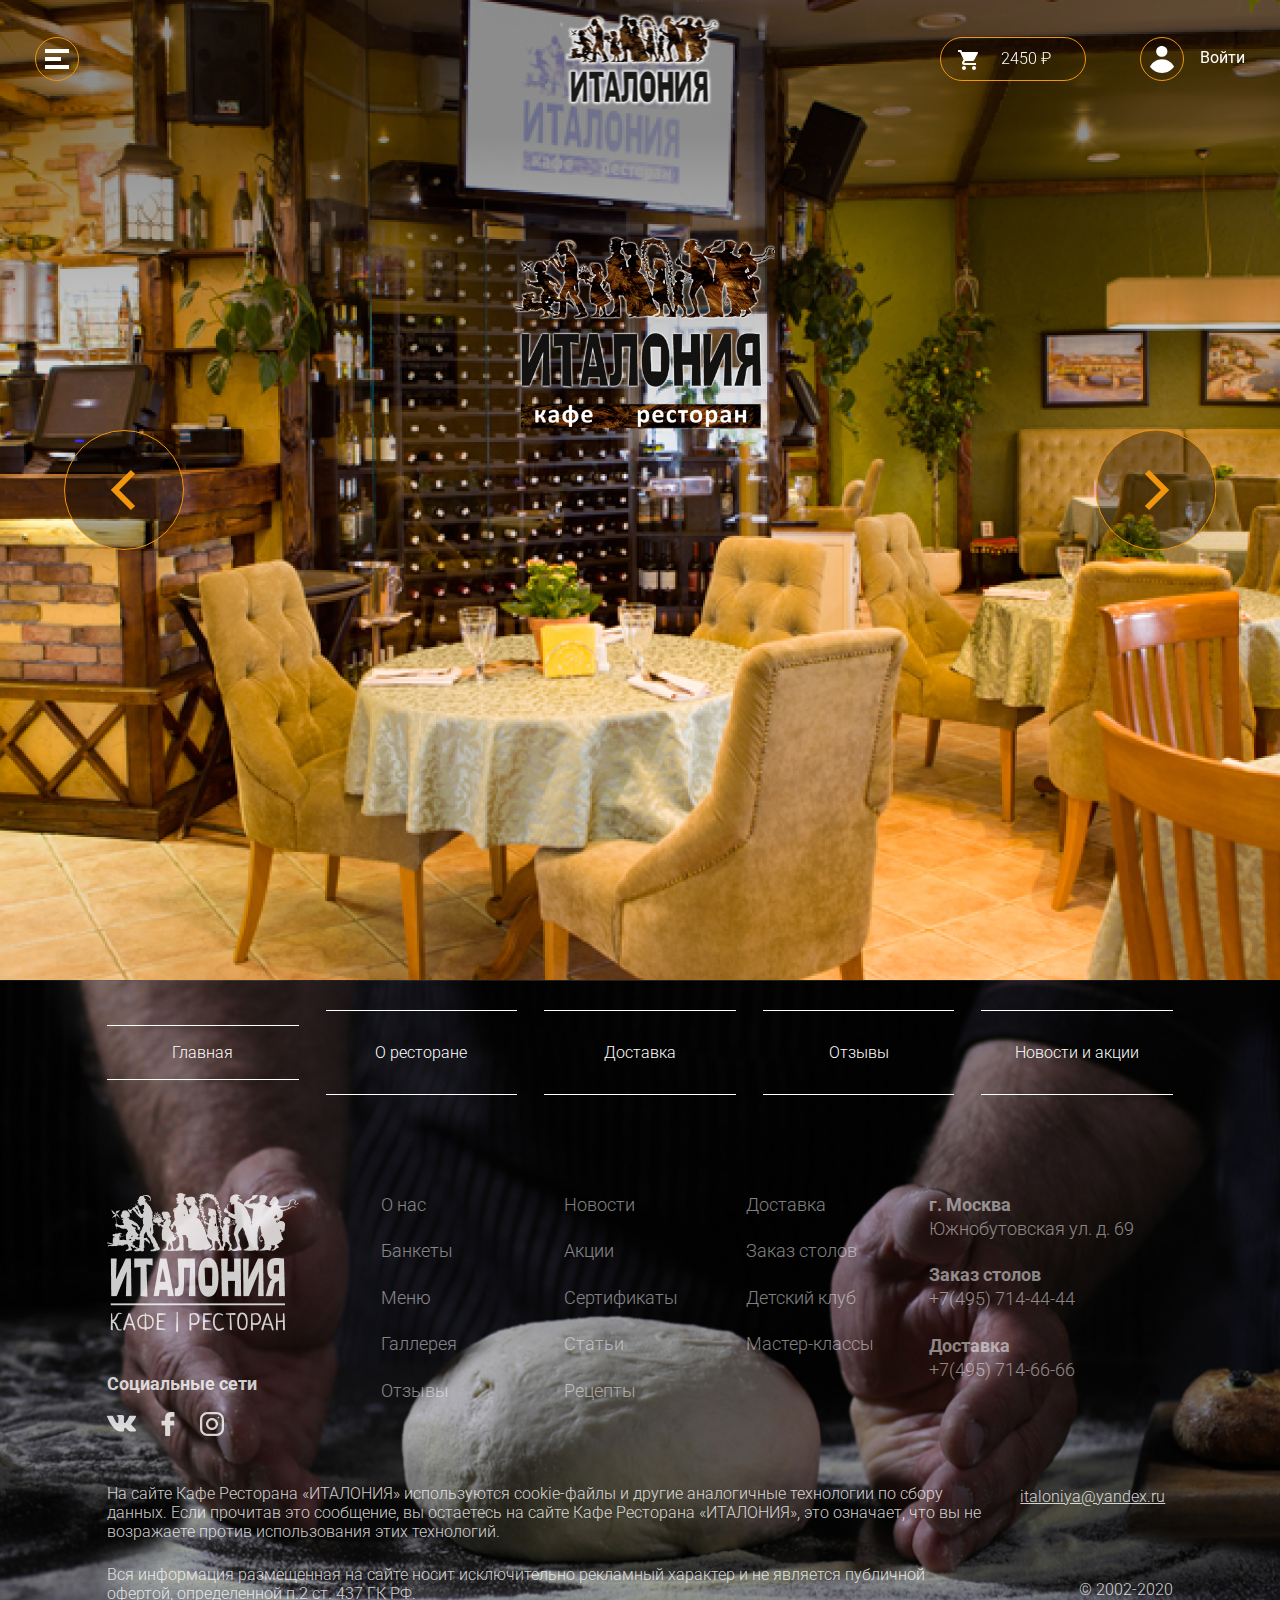
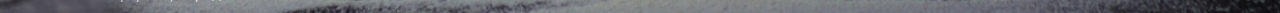
<file: app/gallery.html>
<!DOCTYPE html>
<html lang="ru">

<head>

	<meta charset="utf-8">

	<title>Италония</title>
	<meta name="description" content="Startup HTML template OptimizedHTML 5">

	<meta name="viewport" content="width=device-width">

	<link rel="icon" href="img/favicon.png">
	<meta property="og:image" content="img/@1x/preview.jpg">
	
	<link href="https://fonts.googleapis.com/css?family=Roboto:300,400,500,700,900&display=swap" rel="stylesheet">
	<link href="https://fonts.googleapis.com/css?family=Caveat:400,700&display=swap" rel="stylesheet">
	<link rel="stylesheet" href="css/styles.min.css">
	<link rel="stylesheet" href="css/nice-select.css">

</head>

<body>

<div class="navigation">
	<div class="navigation-close">

			<svg width="44" height="44" viewBox="0 0 44 44" fill="none" xmlns="http://www.w3.org/2000/svg">
				<circle cx="22" cy="22" r="21.5" stroke="#F1960D"/>
				<rect x="14.929" y="12.1005" width="24" height="4" transform="rotate(45 14.929 12.1005)" fill="white"/>
				<rect x="12.1006" y="29.071" width="24" height="4" transform="rotate(-45 12.1006 29.071)" fill="white"/>
				</svg>
				

		</div>
	<div class="navigation-menu">
		<ul>
			<li><a href="">Банкеты</a></li>
			<li><a href="">Новости и акции</a></li>
			<li><a href="">О ресторане</a></li>
			<li><a href="">Отзывы</a></li>
			<li><a href="">Детский клуб | Мастер-классы</a></li>
			<li><a href="">Гелерея ресторана</a></li>
			<li><a href="">Как проехать</a></li>
			<li><a href="">Меню ресторана</a></li>
			<li><a href="">Доставка</a></li>
			<li><a href="">Статьи и рецепты</a></li>
		</ul>
	</div>
	<div class="navigation-menu navigation-sections">
		<ul>
			<li><a href="">
				<img src="img/menu1.png" alt="" class="img-responsive">
				<div class="navigation-sections__name">Пивные закуски</div>
			</a></li>
			<li><a href="">
				<img src="img/menu1.png" alt="" class="img-responsive">
				<div class="navigation-sections__name">Зимнее меню</div>
			</a></li>
			<li><a href="">
				<img src="img/menu1.png" alt="" class="img-responsive">
				<div class="navigation-sections__name">Пивные закуски</div>
			</a></li>
			<li><a href="">
				<img src="img/menu1.png" alt="" class="img-responsive">
				<div class="navigation-sections__name">Напитки</div>
			</a></li>
			<li><a href="">
				<img src="img/menu1.png" alt="" class="img-responsive">
				<div class="navigation-sections__name">Пивные закуски</div>
			</a></li>
			<li><a href="">
				<img src="img/menu1.png" alt="" class="img-responsive">
				<div class="navigation-sections__name">Пивные закуски</div>
			</a></li>
			<li><a href="">
				<img src="img/menu1.png" alt="" class="img-responsive">
				<div class="navigation-sections__name">Пивные закуски</div>
			</a></li>
			<li><a href="">
				<img src="img/menu1.png" alt="" class="img-responsive">
				<div class="navigation-sections__name">Зимнее меню</div>
			</a></li>
			<li><a href="">
				<img src="img/menu1.png" alt="" class="img-responsive">
				<div class="navigation-sections__name">Пивные закуски</div>
			</a></li>
			<li><a href="">
				<img src="img/menu1.png" alt="" class="img-responsive">
				<div class="navigation-sections__name">Напитки</div>
			</a></li>
			<li><a href="">
				<img src="img/menu1.png" alt="" class="img-responsive">
				<div class="navigation-sections__name">Пивные закуски</div>
			</a></li>
			<li><a href="">
				<img src="img/menu1.png" alt="" class="img-responsive">
				<div class="navigation-sections__name">Пивные закуски</div>
			</a></li>
		</ul>
	</div>
</div>

	<header class="header header-page gallery-page">
		<div class="header-line">
			<div class="container h-100">
						<div class="btn-menu">
							<div id="btn-menu">
						<svg width="44" height="44" viewBox="0 0 44 44" fill="none" xmlns="http://www.w3.org/2000/svg">
							<rect x="10" y="12" width="24" height="4" fill="white"/>
							<rect x="10" y="20" width="16" height="4" fill="white"/>
							<rect x="10" y="28" width="24" height="4" fill="white"/>
							<circle cx="22" cy="22" r="21.5" stroke="#F1960D"/>
							</svg>
						</div>

						<div class="header-logo d-none d-md-block">
							<a href="/"><img src="img/header-logo-inner.svg" alt="" class="img-responsive">
							<img src="img/header-logo.svg" alt="" class="img-responsive"></a>
						</div>

						</div>

						<div class="header-lk">
							<div class="header-lk__basket-sum">
								<a href="#">
									<svg width="20" height="20" viewBox="0 0 20 20" fill="none" xmlns="http://www.w3.org/2000/svg">
										<path d="M6 16C4.9 16 4 16.9 4 18C4 19.1 4.9 20 6 20C7.1 20 8 19.1 8 18C8 16.9 7.1 16 6 16ZM0 0V2H2L5.6 9.6L4.2 12C4.1 12.3 4 12.7 4 13C4 14.1 4.9 15 6 15H18V13H6.4C6.3 13 6.2 12.9 6.2 12.8V12.7L7.1 11H14.5C15.3 11 15.9 10.6 16.2 9.99996L19.8 3.5C20 3.3 20 3.2 20 3C20 2.4 19.6 2 19 2H4.2L3.3 0H0ZM16 16C14.9 16 14 16.9 14 18C14 19.1 14.9 20 16 20C17.1 20 18 19.1 18 18C18 16.9 17.1 16 16 16Z" fill="white"/>
										</svg>
										<span>2450</span>
										<span>₽</span>
									</a>
							</div>
							<div class="header-lk__login">
								<a href="#">
									<svg width="44" height="44" viewBox="0 0 44 44" fill="none" xmlns="http://www.w3.org/2000/svg">
										<circle cx="22" cy="22" r="21.5" stroke="#F1960D"/>
										<path d="M27.3797 14.3838C27.3797 17.3572 24.8725 19.7676 21.7797 19.7676C18.6869 19.7676 16.1797 17.3572 16.1797 14.3838C16.1797 11.4104 18.6869 9 21.7797 9C24.8725 9 27.3797 11.4104 27.3797 14.3838Z" fill="white"/>
										<path fill-rule="evenodd" clip-rule="evenodd" d="M10 29.8454C11.9514 25.3311 16.5893 22.1559 22 22.1559C27.4107 22.1559 32.0486 25.3311 34 29.8455C31.4118 33.5566 27.0033 36 22 36C16.9967 36 12.5882 33.5565 10 29.8454Z" fill="white"/>
										</svg><span>Войти</span>
									</a>
							</div>
				</div>
			</div>

		</div>
		<div class="gallery-slider-wrap">
		<div class="gallery-slider">
			<div class="gallery-slide" style="background-image: url(img/bg_gallery.png)" alt=""></div>
			<div class="gallery-slide" style="background-image: url(img/bg_gallery.png)" alt=""></div>
			<div class="gallery-slide" style="background-image: url(img/bg_gallery.png)" alt=""></div>
			<div class="gallery-slide" style="background-image: url(img/bg_gallery.png)" alt=""></div>
			<div class="gallery-slide" style="background-image: url(img/bg_gallery.png)" alt=""></div>
		</div>
		
		<div class="gallery-slider__nav">
			<div class="prev">
				<svg width="120" height="120" viewBox="0 0 120 120" fill="none" xmlns="http://www.w3.org/2000/svg">
					<circle cx="60" cy="60" r="59.5" fill="black" fill-opacity="0.35" stroke="#F1960D"/>
					<path d="M69 42L51 60L69 78" stroke="#F1960D" stroke-width="6"/>
				</svg>
			</div>
			<div class="next">
				<svg width="120" height="120" viewBox="0 0 120 120" fill="none" xmlns="http://www.w3.org/2000/svg">
					<circle r="60" transform="matrix(-1 0 0 1 60 60)" fill="black" fill-opacity="0.35" stroke="#F1960D"/>
					<path d="M51 42L69 60L51 78" stroke="#F1960D" stroke-width="6"/>
				</svg>					
			</div>
		</div>

		<div class="gallery-slider-logo">
			<img src="img/logo.png" alt="" class="img-responsive">
		</div>

		</div>

	</header>

	<footer class="footer" style="background-image: url(img/block7.png);">
		<div class="container container_md">
			<div class="header-menu container container_md">
				<ul>
					<li class="selected"><a href="#">Главная</a></li>
					<li><a href="#">О ресторане</a></li>
					<li><a href="#">Доставка</a></li>
					<li><a href="#">Отзывы</a></li>
					<li><a href="#">Новости и акции</a></li>
				</ul>
			</div>
			<div class="row">
				<div class="col-sm-6 col-lg-3 order-1 order-lg-1">
					<div class="footer-logo">
						<img src="img/footer-logo.png" alt="" class="img-responsive">
					</div>
					<div class="footer-social">
						<div class="item-header">Социальные сети</div>
						<div class="d-flex">
							<a href=""><svg width="29" height="17" viewBox="0 0 29 17" fill="none" xmlns="http://www.w3.org/2000/svg">
<path d="M28.8462 14.9426C28.8111 14.867 28.7783 14.8042 28.7479 14.7539C28.2448 13.8477 27.2833 12.7354 25.864 11.4168L25.834 11.3866L25.819 11.3717L25.8038 11.3566H25.7886C25.1445 10.7425 24.7366 10.3296 24.5657 10.1183C24.2532 9.7156 24.1832 9.30801 24.354 8.89503C24.4747 8.58301 24.928 7.92406 25.7129 6.91729C26.1258 6.38373 26.4528 5.95611 26.6943 5.63393C28.4358 3.31862 29.1909 1.83911 28.9592 1.19481L28.8693 1.04425C28.8088 0.953603 28.6528 0.870679 28.4014 0.795054C28.1495 0.719587 27.8275 0.707106 27.4348 0.7574L23.0864 0.787438C23.0159 0.762477 22.9154 0.764803 22.7843 0.795054C22.6534 0.825304 22.5879 0.840482 22.5879 0.840482L22.5123 0.878295L22.4522 0.923723C22.4018 0.953762 22.3465 1.00659 22.286 1.08211C22.2259 1.15737 22.1756 1.24569 22.1354 1.34633C21.662 2.56432 21.1237 3.69675 20.5196 4.74356C20.1471 5.36776 19.8051 5.90872 19.4927 6.36676C19.1807 6.82464 18.919 7.16199 18.7078 7.37824C18.4962 7.5947 18.3053 7.76811 18.1339 7.8991C17.9627 8.03015 17.832 8.08552 17.7415 8.06527C17.6508 8.04501 17.5654 8.02491 17.4845 8.00482C17.3437 7.91417 17.2304 7.7909 17.145 7.63489C17.0592 7.47888 17.0015 7.28251 16.9713 7.04596C16.9412 6.80925 16.9235 6.60564 16.9184 6.43445C16.9137 6.26347 16.9159 6.02163 16.9261 5.70961C16.9365 5.39743 16.9412 5.1862 16.9412 5.07546C16.9412 4.69289 16.9487 4.27769 16.9637 3.82976C16.9789 3.38182 16.9912 3.02691 17.0015 2.76544C17.0118 2.50372 17.0166 2.22681 17.0166 1.93489C17.0166 1.64296 16.9988 1.41402 16.9637 1.24786C16.929 1.0819 16.8757 0.920814 16.8055 0.764645C16.7349 0.608634 16.6316 0.487951 16.496 0.402277C16.3601 0.316709 16.1912 0.248804 15.9902 0.198352C15.4567 0.0776153 14.7772 0.0123023 13.9517 0.00214839C12.0795 -0.0179479 10.8765 0.102947 10.343 0.364675C10.1316 0.475258 9.94033 0.62635 9.7693 0.817477C9.58806 1.03901 9.56278 1.15991 9.69362 1.17979C10.2977 1.27028 10.7253 1.48674 10.977 1.82896L11.0677 2.0103C11.1382 2.14114 11.2087 2.37277 11.2792 2.70489C11.3496 3.03701 11.395 3.4044 11.415 3.80686C11.4652 4.5418 11.4652 5.17092 11.415 5.69427C11.3646 6.21783 11.317 6.62542 11.2715 6.91734C11.2261 7.20927 11.1582 7.44582 11.0677 7.62696C10.977 7.80814 10.9166 7.91888 10.8864 7.95907C10.8562 7.99927 10.831 8.0246 10.811 8.03454C10.6802 8.08468 10.5441 8.11022 10.4033 8.11022C10.2622 8.11022 10.0912 8.03967 9.88993 7.89868C9.6887 7.75769 9.47986 7.56402 9.2634 7.31737C9.04694 7.07066 8.80282 6.7259 8.53094 6.28304C8.25927 5.84018 7.97739 5.31678 7.68547 4.71283L7.44394 4.27484C7.29295 3.99307 7.0867 3.58278 6.82497 3.04436C6.56309 2.50573 6.33161 1.9847 6.13038 1.4814C6.04994 1.27001 5.9291 1.10909 5.76807 0.998344L5.69249 0.952916C5.64225 0.912723 5.5616 0.870045 5.45097 0.824563C5.34017 0.779135 5.22457 0.746558 5.10367 0.726514L0.966527 0.756554C0.543764 0.756554 0.256916 0.852328 0.105876 1.04361L0.0454283 1.1341C0.0152309 1.1845 0 1.26499 0 1.37578C0 1.48653 0.0301974 1.62244 0.090645 1.78337C0.694592 3.2028 1.35137 4.57173 2.06098 5.89037C2.77059 7.209 3.38723 8.2712 3.91053 9.076C4.43394 9.88139 4.96744 10.6415 5.51104 11.356C6.05465 12.0707 6.41448 12.5288 6.59053 12.73C6.7668 12.9316 6.90525 13.0823 7.00589 13.183L7.38344 13.5453C7.62502 13.7869 7.97977 14.0763 8.44786 14.4134C8.91605 14.7508 9.43437 15.0829 10.0031 15.4103C10.5719 15.7372 11.2337 16.0039 11.9887 16.2103C12.7437 16.4168 13.4784 16.4996 14.1932 16.4597H15.9296C16.2818 16.4292 16.5486 16.3185 16.7299 16.1274L16.79 16.0517C16.8304 15.9916 16.8682 15.8983 16.9031 15.7727C16.9384 15.6469 16.956 15.5083 16.956 15.3575C16.9457 14.9247 16.9786 14.5347 17.0539 14.1875C17.1292 13.8403 17.215 13.5786 17.3109 13.4023C17.4068 13.2262 17.515 13.0776 17.6354 12.9571C17.7561 12.8364 17.8421 12.7633 17.8925 12.7381C17.9427 12.7128 17.9827 12.6956 18.0129 12.6853C18.2545 12.6048 18.5388 12.6827 18.8663 12.9195C19.1935 13.156 19.5004 13.4481 19.7874 13.7953C20.0743 14.1427 20.419 14.5325 20.8216 14.9653C21.2244 15.3982 21.5766 15.72 21.8785 15.9317L22.1804 16.1129C22.382 16.2338 22.6437 16.3445 22.9659 16.4452C23.2875 16.5458 23.5692 16.5709 23.8112 16.5206L27.6764 16.4603C28.0587 16.4603 28.3562 16.397 28.5672 16.2714C28.7786 16.1456 28.9042 16.007 28.9447 15.8562C28.9851 15.7053 28.9873 15.5341 28.9524 15.3426C28.9166 15.1517 28.8813 15.0181 28.8462 14.9426Z" fill="white" fill-opacity="0.8"/>
</svg>
</a>
							<!-- <a href=""><svg width="24" height="24" viewBox="0 0 24 24" fill="none" xmlns="http://www.w3.org/2000/svg">
								<g clip-path="url(#clip0)">
								<path d="M4.72098 12.8806C4.10798 14.0856 4.80398 14.6616 6.39198 15.6456C7.74198 16.4796 9.60698 16.7846 10.805 16.9066C10.314 17.3786 12.564 15.2146 6.08398 21.4476C4.70998 22.7646 6.92198 24.8776 8.29498 23.5886L12.012 20.0036C13.435 21.3726 14.799 22.6846 15.729 23.5936C17.103 24.8876 19.314 22.7926 17.955 21.4526C17.853 21.3556 12.918 16.6216 13.219 16.9116C14.432 16.7896 16.269 16.4666 17.603 15.6506L17.602 15.6496C19.19 14.6606 19.886 14.0856 19.282 12.8806C18.917 12.1966 17.933 11.6246 16.623 12.6136C16.623 12.6136 14.854 13.9686 12.001 13.9686C9.14698 13.9686 7.37898 12.6136 7.37898 12.6136C6.06998 11.6196 5.08198 12.1966 4.72098 12.8806Z" fill="white" fill-opacity="0.8"/>
								<path d="M11.9989 12.142C15.4769 12.142 18.3169 9.424 18.3169 6.078C18.3169 2.718 15.4769 0 11.9989 0C8.51993 0 5.67993 2.718 5.67993 6.078C5.67993 9.424 8.51993 12.142 11.9989 12.142ZM11.9989 3.079C13.7079 3.079 15.1019 4.42 15.1019 6.078C15.1019 7.722 13.7079 9.063 11.9989 9.063C10.2899 9.063 8.89593 7.722 8.89593 6.078C8.89493 4.419 10.2889 3.079 11.9989 3.079Z" fill="white" fill-opacity="0.8"/>
								</g>
								<defs>
								<clipPath id="clip0">
								<rect width="24" height="24" fill="white"/>
								</clipPath>
								</defs>
								</svg>
								</a> -->
							<a href=""><svg width="24" height="24" viewBox="0 0 24 24" fill="none" xmlns="http://www.w3.org/2000/svg">
								<path d="M17.9992 0.0049936L14.8869 0C11.3904 0 9.13082 2.31828 9.13082 5.90643V8.62969H6.00158C5.73118 8.62969 5.51221 8.84891 5.51221 9.11932V13.065C5.51221 13.3354 5.73143 13.5544 6.00158 13.5544H9.13082V23.5106C9.13082 23.781 9.34979 24 9.62019 24H13.703C13.9734 24 14.1923 23.7808 14.1923 23.5106V13.5544H17.8512C18.1216 13.5544 18.3405 13.3354 18.3405 13.065L18.342 9.11932C18.342 8.98948 18.2903 8.86514 18.1987 8.77326C18.1071 8.68138 17.9822 8.62969 17.8524 8.62969H14.1923V6.32115C14.1923 5.21157 14.4567 4.64829 15.9021 4.64829L17.9987 4.64755C18.2689 4.64755 18.4878 4.42833 18.4878 4.15817V0.494367C18.4878 0.224462 18.2691 0.00549296 17.9992 0.0049936Z" fill="white" fill-opacity="0.8"/>
								</svg>
								</a>
							<a href=""><svg width="24" height="24" viewBox="0 0 24 24" fill="none" xmlns="http://www.w3.org/2000/svg">
								<path d="M16.5 0H7.5C3.3585 0 0 3.3585 0 7.5V16.5C0 20.6415 3.3585 24 7.5 24H16.5C20.6415 24 24 20.6415 24 16.5V7.5C24 3.3585 20.6415 0 16.5 0ZM21.75 16.5C21.75 19.395 19.395 21.75 16.5 21.75H7.5C4.605 21.75 2.25 19.395 2.25 16.5V7.5C2.25 4.605 4.605 2.25 7.5 2.25H16.5C19.395 2.25 21.75 4.605 21.75 7.5V16.5Z" fill="white" fill-opacity="0.8"/>
								<path d="M12 6C8.6865 6 6 8.6865 6 12C6 15.3135 8.6865 18 12 18C15.3135 18 18 15.3135 18 12C18 8.6865 15.3135 6 12 6ZM12 15.75C9.933 15.75 8.25 14.067 8.25 12C8.25 9.9315 9.933 8.25 12 8.25C14.067 8.25 15.75 9.9315 15.75 12C15.75 14.067 14.067 15.75 12 15.75Z" fill="white" fill-opacity="0.8"/>
								<path d="M18.4499 6.34948C18.8914 6.34948 19.2494 5.99153 19.2494 5.54998C19.2494 5.10844 18.8914 4.75049 18.4499 4.75049C18.0083 4.75049 17.6504 5.10844 17.6504 5.54998C17.6504 5.99153 18.0083 6.34948 18.4499 6.34948Z" fill="white" fill-opacity="0.8"/>
								</svg>
								</a>
						</div>
						</div>
						<!-- <div class="item-header">Рассылка новостей</div>
						<p>Получайте свежие акции и предложения своевременно</p> -->
				</div>
				<div class="col-6 col-lg-2  order-3 order-lg-2">
					<div class="footer-menu">
							<ul>
								<li>
									<a href="#">О нас</a>
								</li>
								<li>
									<a href="#">Банкеты</a>
								</li>
								<li>
									<a href="#">Меню</a>
								</li>
								<li>
									<a href="#">Галлерея</a>
								</li>
								<li>
									<a href="#">Отзывы</a>
								</li>
							</ul>
					</div>
				</div>
				<div class="col-6 col-lg-2  order-4 order-lg-3">
					<div class="footer-menu">
							<ul>
								<li>
									<a href="#">Новости</a>
								</li>
								<li>
									<a href="#">Акции</a>
								</li>
								<li>
									<a href="#">Сертификаты</a>
								</li>
								<li>
									<a href="#">Статьи </a>
								</li>
								<li>
									<a href="#">Рецепты</a>
								</li>
							</ul>
					</div>
				</div>
				<div class="col-6 col-lg-2  order-5 order-lg-4">
					<div class="footer-menu">
							<ul>
								<li>
									<a href="#">Доставка</a>
								</li>
								<li>
									<a href="#">Заказ столов</a>
								</li>
								<li>
									<a href="#">Детский клуб</a>
								</li>
								<li>
									<a href="#">Мастер-классы</a>
								</li>
							</ul>
					</div>
				</div>
				<div class="col-sm-6 col-lg-3  order-2 order-lg-5">
					<div class="footer-menu">
							<ul>
								<li>
									<div class="item-header">г. Москва</div>
									<a href="#">Южнобутовская ул. д. 69</a>
								</li>
								<li>
									<div class="item-header">Заказ столов</div>
									<a href="#">+7(495) 714-44-44</a>
								</li>
								<li>
									<div class="item-header">Доставка</div>
									<a href="#">+7(495) 714-66-66</a>
								</li>
							</ul>
					</div>
				</div>
				<!-- <div class="col-sm-8 offset-sm-4 order-6">
					<div class="footer-subs">
						<form action="">
							<input type="email" name="email" class="input-email" placeholder="Укажите ваш e-mail">
							<input type="submit" class="btn btn-footer" value="Подписаться">
						</form>
					</div>
				</div> -->
				<div class="col-lg-10 mt-4 order-8 order-lg-7">
					<div class="footer-rights">
						На сайте Кафе Ресторана «ИТАЛОНИЯ» используются cookie-файлы и другие аналогичные технологии по сбору данных. Если прочитав это сообщение, вы остаетесь на сайте Кафе Ресторана «ИТАЛОНИЯ», это означает, что вы не возражаете против использования этих технологий.
				</div>
				</div>
				<div class="col-lg-2 mt-4 order-7 order-lg-8">
					<div class="footer-email">
					<a href="">italoniya@yandex.ru</a>
				</div>
				</div>
				<div class="col-lg-10 mt-4 order-9 order-lg-9">
					<div class="footer-rights">
					Вся информация размещенная на сайте носит исключительно рекламный характер и не является публичной офертой, определенной п.2 ст. 437 ГК РФ.
				</div>
				</div>
				<div class="col-lg-2 mt-4 order-10 order-lg-10">
					<div class="footer-years">
					<a href="">© 2002-2020</a>
				</div>
				</div>
			</div>

		</div>

	</footer>
	<div class="overlay"></div>
	
	<script src="js/scripts.min.js"></script>
	<script src="js/jquery.nice-select.min.js"></script>
	<script src="js/_custom.js"></script>

</body>
</html>
</file>
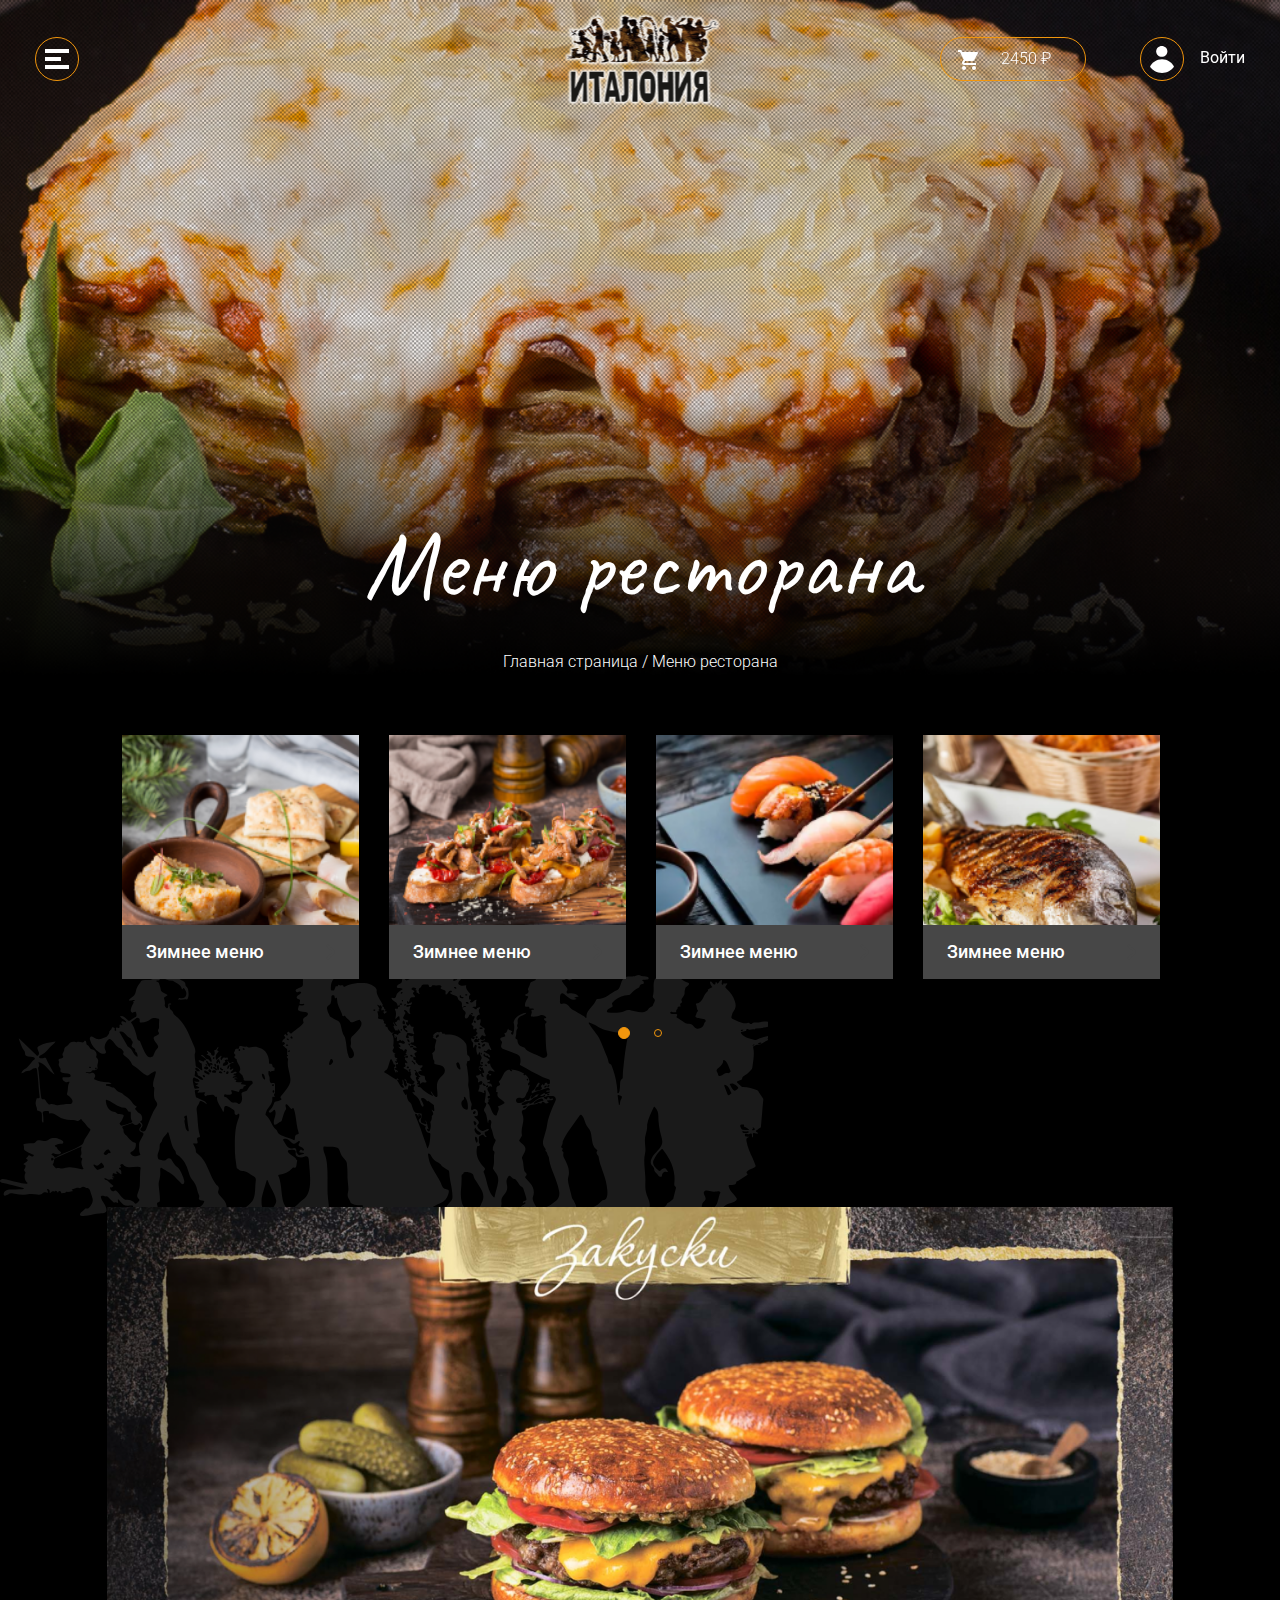
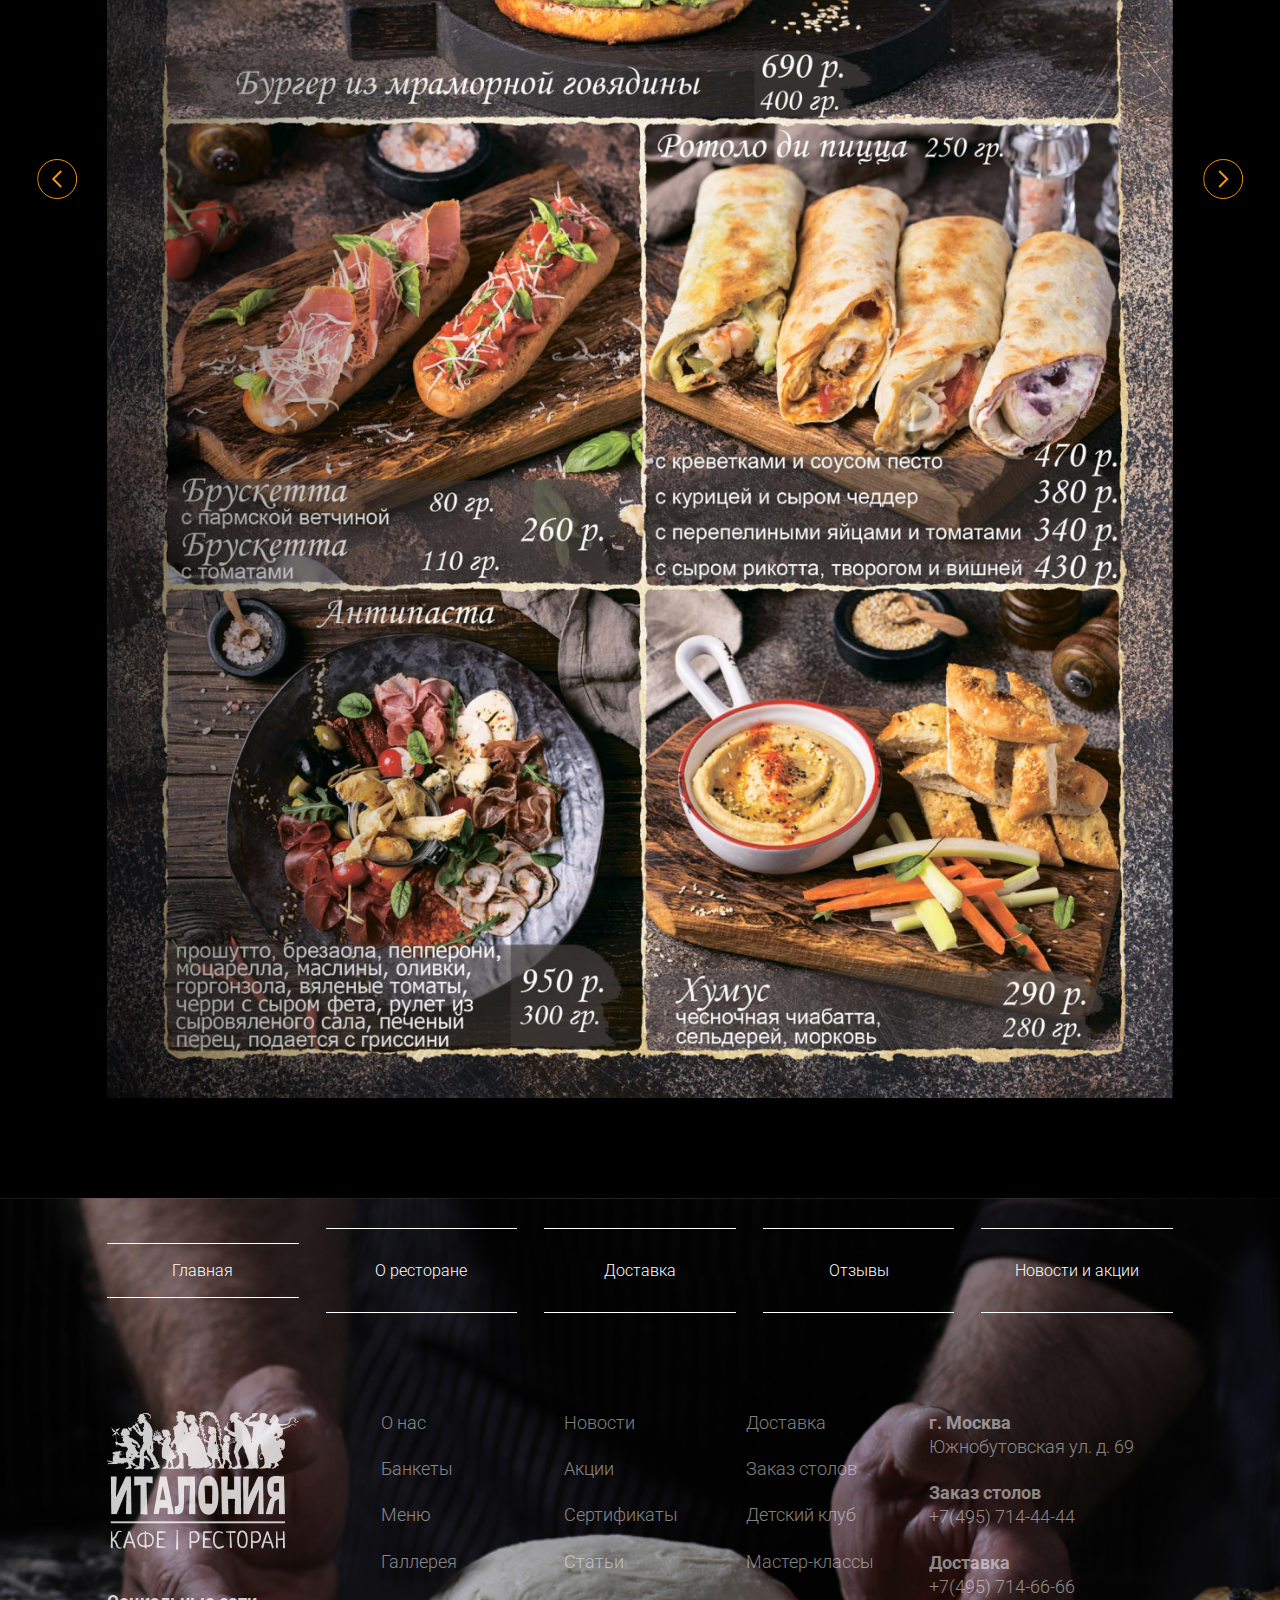
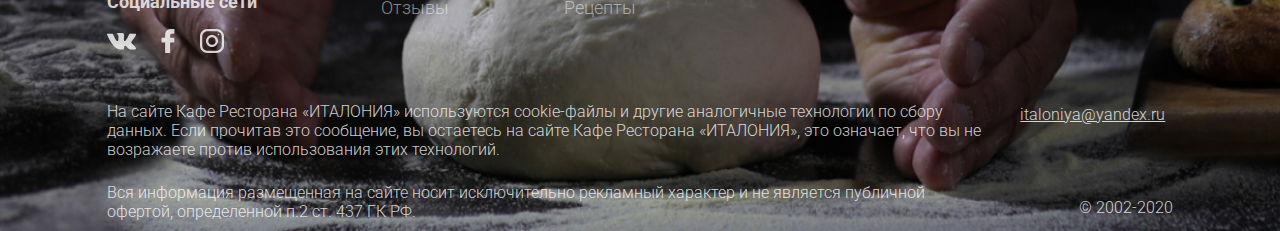
<file: app/menu.html>
<!DOCTYPE html>
<html lang="ru">

<head>

	<meta charset="utf-8">

	<title>Италония</title>
	<meta name="description" content="Startup HTML template OptimizedHTML 5">

	<meta name="viewport" content="width=device-width">

	<link rel="icon" href="img/favicon.png">
	<meta property="og:image" content="img/@1x/preview.jpg">
	
	<link href="https://fonts.googleapis.com/css?family=Roboto:300,400,500,700,900&display=swap" rel="stylesheet">
	<link href="https://fonts.googleapis.com/css?family=Caveat:400,700&display=swap" rel="stylesheet">
	<link rel="stylesheet" href="css/styles.min.css">
	<link rel="stylesheet" href="css/nice-select.css">

</head>

<body>

<div class="navigation">
	<div class="navigation-close">

			<svg width="44" height="44" viewBox="0 0 44 44" fill="none" xmlns="http://www.w3.org/2000/svg">
				<circle cx="22" cy="22" r="21.5" stroke="#F1960D"/>
				<rect x="14.929" y="12.1005" width="24" height="4" transform="rotate(45 14.929 12.1005)" fill="white"/>
				<rect x="12.1006" y="29.071" width="24" height="4" transform="rotate(-45 12.1006 29.071)" fill="white"/>
				</svg>
				

		</div>
	<div class="navigation-menu">
		<ul>
			<li><a href="">Банкеты</a></li>
			<li><a href="">Новости и акции</a></li>
			<li><a href="">О ресторане</a></li>
			<li><a href="">Отзывы</a></li>
			<li><a href="">Детский клуб | Мастер-классы</a></li>
			<li><a href="">Гелерея ресторана</a></li>
			<li><a href="">Как проехать</a></li>
			<li><a href="">Меню ресторана</a></li>
			<li><a href="">Доставка</a></li>
			<li><a href="">Статьи и рецепты</a></li>
		</ul>
	</div>
	<div class="navigation-menu navigation-sections">
		<ul>
			<li><a href="">
				<img src="img/menu1.png" alt="" class="img-responsive">
				<div class="navigation-sections__name">Пивные закуски</div>
			</a></li>
			<li><a href="">
				<img src="img/menu1.png" alt="" class="img-responsive">
				<div class="navigation-sections__name">Зимнее меню</div>
			</a></li>
			<li><a href="">
				<img src="img/menu1.png" alt="" class="img-responsive">
				<div class="navigation-sections__name">Пивные закуски</div>
			</a></li>
			<li><a href="">
				<img src="img/menu1.png" alt="" class="img-responsive">
				<div class="navigation-sections__name">Напитки</div>
			</a></li>
			<li><a href="">
				<img src="img/menu1.png" alt="" class="img-responsive">
				<div class="navigation-sections__name">Пивные закуски</div>
			</a></li>
			<li><a href="">
				<img src="img/menu1.png" alt="" class="img-responsive">
				<div class="navigation-sections__name">Пивные закуски</div>
			</a></li>
			<li><a href="">
				<img src="img/menu1.png" alt="" class="img-responsive">
				<div class="navigation-sections__name">Пивные закуски</div>
			</a></li>
			<li><a href="">
				<img src="img/menu1.png" alt="" class="img-responsive">
				<div class="navigation-sections__name">Зимнее меню</div>
			</a></li>
			<li><a href="">
				<img src="img/menu1.png" alt="" class="img-responsive">
				<div class="navigation-sections__name">Пивные закуски</div>
			</a></li>
			<li><a href="">
				<img src="img/menu1.png" alt="" class="img-responsive">
				<div class="navigation-sections__name">Напитки</div>
			</a></li>
			<li><a href="">
				<img src="img/menu1.png" alt="" class="img-responsive">
				<div class="navigation-sections__name">Пивные закуски</div>
			</a></li>
			<li><a href="">
				<img src="img/menu1.png" alt="" class="img-responsive">
				<div class="navigation-sections__name">Пивные закуски</div>
			</a></li>
		</ul>
	</div>
</div>

	<header class="header header-page innerpage" style="background-image: url(img/bg_menu.png);">
		<div class="header-line">
			<div class="container h-100">
						<div class="btn-menu">
							<div id="btn-menu">
						<svg width="44" height="44" viewBox="0 0 44 44" fill="none" xmlns="http://www.w3.org/2000/svg">
							<rect x="10" y="12" width="24" height="4" fill="white"/>
							<rect x="10" y="20" width="16" height="4" fill="white"/>
							<rect x="10" y="28" width="24" height="4" fill="white"/>
							<circle cx="22" cy="22" r="21.5" stroke="#F1960D"/>
							</svg>
						</div>

						<div class="header-logo d-none d-md-block">
							<img src="img/header-logo-inner.svg" alt="" class="img-responsive">
							<img src="img/header-logo.svg" alt="" class="img-responsive">
						</div>

						</div>

						<div class="header-lk">
							<div class="header-lk__basket-sum">
								<a href="#">
									<svg width="20" height="20" viewBox="0 0 20 20" fill="none" xmlns="http://www.w3.org/2000/svg">
										<path d="M6 16C4.9 16 4 16.9 4 18C4 19.1 4.9 20 6 20C7.1 20 8 19.1 8 18C8 16.9 7.1 16 6 16ZM0 0V2H2L5.6 9.6L4.2 12C4.1 12.3 4 12.7 4 13C4 14.1 4.9 15 6 15H18V13H6.4C6.3 13 6.2 12.9 6.2 12.8V12.7L7.1 11H14.5C15.3 11 15.9 10.6 16.2 9.99996L19.8 3.5C20 3.3 20 3.2 20 3C20 2.4 19.6 2 19 2H4.2L3.3 0H0ZM16 16C14.9 16 14 16.9 14 18C14 19.1 14.9 20 16 20C17.1 20 18 19.1 18 18C18 16.9 17.1 16 16 16Z" fill="white"/>
										</svg>
										<span>2450</span>
										<span>₽</span>
									</a>
							</div>
							<div class="header-lk__login">
								<a href="#">
									<svg width="44" height="44" viewBox="0 0 44 44" fill="none" xmlns="http://www.w3.org/2000/svg">
										<circle cx="22" cy="22" r="21.5" stroke="#F1960D"/>
										<path d="M27.3797 14.3838C27.3797 17.3572 24.8725 19.7676 21.7797 19.7676C18.6869 19.7676 16.1797 17.3572 16.1797 14.3838C16.1797 11.4104 18.6869 9 21.7797 9C24.8725 9 27.3797 11.4104 27.3797 14.3838Z" fill="white"/>
										<path fill-rule="evenodd" clip-rule="evenodd" d="M10 29.8454C11.9514 25.3311 16.5893 22.1559 22 22.1559C27.4107 22.1559 32.0486 25.3311 34 29.8455C31.4118 33.5566 27.0033 36 22 36C16.9967 36 12.5882 33.5565 10 29.8454Z" fill="white"/>
										</svg><span>Войти</span>
									</a>
							</div>
				</div>
			</div>

		</div>

		<div class="header-content">

			<div class="section-header">
				Меню ресторана
			</div>
			<div class="section-sub">
				Главная страница / Меню ресторана
			</div>

		</div>

		<div class="header-logo">
			<a href="/">
			<img src="img/logo.png" alt="Ресторан Италония" class="img-responsive">
		</a>
		</div>

	</header>

	<section class="section section-menu">
		<div class="container container_md">
			<div class="menu-slider">
					<div class="menu-card" style="background-image: url(img/menu/1.png);">
						<a href="#">
						<div class="menu-card__name">
								<span>Зимнее меню</span>
								<svg width="25" height="16" viewBox="0 0 25 16" fill="none" xmlns="http://www.w3.org/2000/svg">
									<path d="M24.7071 8.70711C25.0976 8.31658 25.0976 7.68342 24.7071 7.29289L18.3431 0.928932C17.9526 0.538408 17.3195 0.538408 16.9289 0.928932C16.5384 1.31946 16.5384 1.95262 16.9289 2.34315L22.5858 8L16.9289 13.6569C16.5384 14.0474 16.5384 14.6805 16.9289 15.0711C17.3195 15.4616 17.9526 15.4616 18.3431 15.0711L24.7071 8.70711ZM0 9H24V7H0V9Z" fill="#474747"/>
									</svg>
								</div>
							</a>
					</div>
					<div class="menu-card" style="background-image: url(img/menu/2.png);">
						<a href="#">
						<div class="menu-card__name">
								<span>Зимнее меню</span>
								<svg width="25" height="16" viewBox="0 0 25 16" fill="none" xmlns="http://www.w3.org/2000/svg">
									<path d="M24.7071 8.70711C25.0976 8.31658 25.0976 7.68342 24.7071 7.29289L18.3431 0.928932C17.9526 0.538408 17.3195 0.538408 16.9289 0.928932C16.5384 1.31946 16.5384 1.95262 16.9289 2.34315L22.5858 8L16.9289 13.6569C16.5384 14.0474 16.5384 14.6805 16.9289 15.0711C17.3195 15.4616 17.9526 15.4616 18.3431 15.0711L24.7071 8.70711ZM0 9H24V7H0V9Z" fill="#474747"/>
									</svg>
								</div>
							</a>
					</div>
					<div class="menu-card" style="background-image: url(img/menu/3.png);">
						<a href="#">
						<div class="menu-card__name">
								<span>Зимнее меню</span>
								<svg width="25" height="16" viewBox="0 0 25 16" fill="none" xmlns="http://www.w3.org/2000/svg">
									<path d="M24.7071 8.70711C25.0976 8.31658 25.0976 7.68342 24.7071 7.29289L18.3431 0.928932C17.9526 0.538408 17.3195 0.538408 16.9289 0.928932C16.5384 1.31946 16.5384 1.95262 16.9289 2.34315L22.5858 8L16.9289 13.6569C16.5384 14.0474 16.5384 14.6805 16.9289 15.0711C17.3195 15.4616 17.9526 15.4616 18.3431 15.0711L24.7071 8.70711ZM0 9H24V7H0V9Z" fill="#474747"/>
									</svg>
								</div>
							</a>
					</div>
					<div class="menu-card" style="background-image: url(img/menu/4.png);">
						<a href="#">
						<div class="menu-card__name">
								<span>Зимнее меню</span>
								<svg width="25" height="16" viewBox="0 0 25 16" fill="none" xmlns="http://www.w3.org/2000/svg">
									<path d="M24.7071 8.70711C25.0976 8.31658 25.0976 7.68342 24.7071 7.29289L18.3431 0.928932C17.9526 0.538408 17.3195 0.538408 16.9289 0.928932C16.5384 1.31946 16.5384 1.95262 16.9289 2.34315L22.5858 8L16.9289 13.6569C16.5384 14.0474 16.5384 14.6805 16.9289 15.0711C17.3195 15.4616 17.9526 15.4616 18.3431 15.0711L24.7071 8.70711ZM0 9H24V7H0V9Z" fill="#474747"/>
									</svg>
								</div>
							</a>
					</div>
					<div class="menu-card" style="background-image: url(img/menu/1.png);">
						<a href="#">
						<div class="menu-card__name">
								<span>Зимнее меню</span>
								<svg width="25" height="16" viewBox="0 0 25 16" fill="none" xmlns="http://www.w3.org/2000/svg">
									<path d="M24.7071 8.70711C25.0976 8.31658 25.0976 7.68342 24.7071 7.29289L18.3431 0.928932C17.9526 0.538408 17.3195 0.538408 16.9289 0.928932C16.5384 1.31946 16.5384 1.95262 16.9289 2.34315L22.5858 8L16.9289 13.6569C16.5384 14.0474 16.5384 14.6805 16.9289 15.0711C17.3195 15.4616 17.9526 15.4616 18.3431 15.0711L24.7071 8.70711ZM0 9H24V7H0V9Z" fill="#474747"/>
									</svg>
								</div>
							</a>
				</div>
			</div>
		</div>
	</section>

	<section class="section section-menu--photo">
		<div class="svg">
			<img src="img/block1.svg" class="img-responsive" alt="">
		</div>
			<div class="container container_md">
				<div class="menus-slider">
					<img src="img/menu/menu.png" class="img-responsive" alt="">
					<img src="img/menu/menu.png" class="img-responsive" alt="">
					<img src="img/menu/menu.png" class="img-responsive" alt="">
				</div>
				<div class="menus-slider__nav">
					<div class="prev"><svg width="40" height="40" viewBox="0 0 40 40" fill="none" xmlns="http://www.w3.org/2000/svg">
						<rect x="0.5" y="0.5" width="39" height="39" rx="19.5" stroke="#F1960D"/>
						<path d="M24 12L16 20L24 28" stroke="#F1960D" stroke-width="2"/>
						</svg>
						</div>
					<div class="next"><svg width="40" height="40" viewBox="0 0 40 40" fill="none" xmlns="http://www.w3.org/2000/svg">
						<rect x="39.5" y="39.5" width="39" height="39" rx="19.5" transform="rotate(-180 39.5 39.5)" stroke="#F1960D"/>
						<path d="M16 28L24 20L16 12" stroke="#F1960D" stroke-width="2"/>
						</svg>
						</div>
				</div>
			</div>
	</section>

	<footer class="footer" style="background-image: url(img/block7.png);">
		<div class="container container_md">
			<div class="header-menu container container_md">
				<ul>
					<li class="selected"><a href="#">Главная</a></li>
					<li><a href="#">О ресторане</a></li>
					<li><a href="#">Доставка</a></li>
					<li><a href="#">Отзывы</a></li>
					<li><a href="#">Новости и акции</a></li>
				</ul>
			</div>
			<div class="row">
				<div class="col-sm-6 col-lg-3 order-1 order-lg-1">
					<div class="footer-logo">
						<img src="img/footer-logo.png" alt="" class="img-responsive">
					</div>
					<div class="footer-social">
						<div class="item-header">Социальные сети</div>
						<div class="d-flex">
							<a href=""><svg width="29" height="17" viewBox="0 0 29 17" fill="none" xmlns="http://www.w3.org/2000/svg">
<path d="M28.8462 14.9426C28.8111 14.867 28.7783 14.8042 28.7479 14.7539C28.2448 13.8477 27.2833 12.7354 25.864 11.4168L25.834 11.3866L25.819 11.3717L25.8038 11.3566H25.7886C25.1445 10.7425 24.7366 10.3296 24.5657 10.1183C24.2532 9.7156 24.1832 9.30801 24.354 8.89503C24.4747 8.58301 24.928 7.92406 25.7129 6.91729C26.1258 6.38373 26.4528 5.95611 26.6943 5.63393C28.4358 3.31862 29.1909 1.83911 28.9592 1.19481L28.8693 1.04425C28.8088 0.953603 28.6528 0.870679 28.4014 0.795054C28.1495 0.719587 27.8275 0.707106 27.4348 0.7574L23.0864 0.787438C23.0159 0.762477 22.9154 0.764803 22.7843 0.795054C22.6534 0.825304 22.5879 0.840482 22.5879 0.840482L22.5123 0.878295L22.4522 0.923723C22.4018 0.953762 22.3465 1.00659 22.286 1.08211C22.2259 1.15737 22.1756 1.24569 22.1354 1.34633C21.662 2.56432 21.1237 3.69675 20.5196 4.74356C20.1471 5.36776 19.8051 5.90872 19.4927 6.36676C19.1807 6.82464 18.919 7.16199 18.7078 7.37824C18.4962 7.5947 18.3053 7.76811 18.1339 7.8991C17.9627 8.03015 17.832 8.08552 17.7415 8.06527C17.6508 8.04501 17.5654 8.02491 17.4845 8.00482C17.3437 7.91417 17.2304 7.7909 17.145 7.63489C17.0592 7.47888 17.0015 7.28251 16.9713 7.04596C16.9412 6.80925 16.9235 6.60564 16.9184 6.43445C16.9137 6.26347 16.9159 6.02163 16.9261 5.70961C16.9365 5.39743 16.9412 5.1862 16.9412 5.07546C16.9412 4.69289 16.9487 4.27769 16.9637 3.82976C16.9789 3.38182 16.9912 3.02691 17.0015 2.76544C17.0118 2.50372 17.0166 2.22681 17.0166 1.93489C17.0166 1.64296 16.9988 1.41402 16.9637 1.24786C16.929 1.0819 16.8757 0.920814 16.8055 0.764645C16.7349 0.608634 16.6316 0.487951 16.496 0.402277C16.3601 0.316709 16.1912 0.248804 15.9902 0.198352C15.4567 0.0776153 14.7772 0.0123023 13.9517 0.00214839C12.0795 -0.0179479 10.8765 0.102947 10.343 0.364675C10.1316 0.475258 9.94033 0.62635 9.7693 0.817477C9.58806 1.03901 9.56278 1.15991 9.69362 1.17979C10.2977 1.27028 10.7253 1.48674 10.977 1.82896L11.0677 2.0103C11.1382 2.14114 11.2087 2.37277 11.2792 2.70489C11.3496 3.03701 11.395 3.4044 11.415 3.80686C11.4652 4.5418 11.4652 5.17092 11.415 5.69427C11.3646 6.21783 11.317 6.62542 11.2715 6.91734C11.2261 7.20927 11.1582 7.44582 11.0677 7.62696C10.977 7.80814 10.9166 7.91888 10.8864 7.95907C10.8562 7.99927 10.831 8.0246 10.811 8.03454C10.6802 8.08468 10.5441 8.11022 10.4033 8.11022C10.2622 8.11022 10.0912 8.03967 9.88993 7.89868C9.6887 7.75769 9.47986 7.56402 9.2634 7.31737C9.04694 7.07066 8.80282 6.7259 8.53094 6.28304C8.25927 5.84018 7.97739 5.31678 7.68547 4.71283L7.44394 4.27484C7.29295 3.99307 7.0867 3.58278 6.82497 3.04436C6.56309 2.50573 6.33161 1.9847 6.13038 1.4814C6.04994 1.27001 5.9291 1.10909 5.76807 0.998344L5.69249 0.952916C5.64225 0.912723 5.5616 0.870045 5.45097 0.824563C5.34017 0.779135 5.22457 0.746558 5.10367 0.726514L0.966527 0.756554C0.543764 0.756554 0.256916 0.852328 0.105876 1.04361L0.0454283 1.1341C0.0152309 1.1845 0 1.26499 0 1.37578C0 1.48653 0.0301974 1.62244 0.090645 1.78337C0.694592 3.2028 1.35137 4.57173 2.06098 5.89037C2.77059 7.209 3.38723 8.2712 3.91053 9.076C4.43394 9.88139 4.96744 10.6415 5.51104 11.356C6.05465 12.0707 6.41448 12.5288 6.59053 12.73C6.7668 12.9316 6.90525 13.0823 7.00589 13.183L7.38344 13.5453C7.62502 13.7869 7.97977 14.0763 8.44786 14.4134C8.91605 14.7508 9.43437 15.0829 10.0031 15.4103C10.5719 15.7372 11.2337 16.0039 11.9887 16.2103C12.7437 16.4168 13.4784 16.4996 14.1932 16.4597H15.9296C16.2818 16.4292 16.5486 16.3185 16.7299 16.1274L16.79 16.0517C16.8304 15.9916 16.8682 15.8983 16.9031 15.7727C16.9384 15.6469 16.956 15.5083 16.956 15.3575C16.9457 14.9247 16.9786 14.5347 17.0539 14.1875C17.1292 13.8403 17.215 13.5786 17.3109 13.4023C17.4068 13.2262 17.515 13.0776 17.6354 12.9571C17.7561 12.8364 17.8421 12.7633 17.8925 12.7381C17.9427 12.7128 17.9827 12.6956 18.0129 12.6853C18.2545 12.6048 18.5388 12.6827 18.8663 12.9195C19.1935 13.156 19.5004 13.4481 19.7874 13.7953C20.0743 14.1427 20.419 14.5325 20.8216 14.9653C21.2244 15.3982 21.5766 15.72 21.8785 15.9317L22.1804 16.1129C22.382 16.2338 22.6437 16.3445 22.9659 16.4452C23.2875 16.5458 23.5692 16.5709 23.8112 16.5206L27.6764 16.4603C28.0587 16.4603 28.3562 16.397 28.5672 16.2714C28.7786 16.1456 28.9042 16.007 28.9447 15.8562C28.9851 15.7053 28.9873 15.5341 28.9524 15.3426C28.9166 15.1517 28.8813 15.0181 28.8462 14.9426Z" fill="white" fill-opacity="0.8"/>
</svg>
</a>
							<!-- <a href=""><svg width="24" height="24" viewBox="0 0 24 24" fill="none" xmlns="http://www.w3.org/2000/svg">
								<g clip-path="url(#clip0)">
								<path d="M4.72098 12.8806C4.10798 14.0856 4.80398 14.6616 6.39198 15.6456C7.74198 16.4796 9.60698 16.7846 10.805 16.9066C10.314 17.3786 12.564 15.2146 6.08398 21.4476C4.70998 22.7646 6.92198 24.8776 8.29498 23.5886L12.012 20.0036C13.435 21.3726 14.799 22.6846 15.729 23.5936C17.103 24.8876 19.314 22.7926 17.955 21.4526C17.853 21.3556 12.918 16.6216 13.219 16.9116C14.432 16.7896 16.269 16.4666 17.603 15.6506L17.602 15.6496C19.19 14.6606 19.886 14.0856 19.282 12.8806C18.917 12.1966 17.933 11.6246 16.623 12.6136C16.623 12.6136 14.854 13.9686 12.001 13.9686C9.14698 13.9686 7.37898 12.6136 7.37898 12.6136C6.06998 11.6196 5.08198 12.1966 4.72098 12.8806Z" fill="white" fill-opacity="0.8"/>
								<path d="M11.9989 12.142C15.4769 12.142 18.3169 9.424 18.3169 6.078C18.3169 2.718 15.4769 0 11.9989 0C8.51993 0 5.67993 2.718 5.67993 6.078C5.67993 9.424 8.51993 12.142 11.9989 12.142ZM11.9989 3.079C13.7079 3.079 15.1019 4.42 15.1019 6.078C15.1019 7.722 13.7079 9.063 11.9989 9.063C10.2899 9.063 8.89593 7.722 8.89593 6.078C8.89493 4.419 10.2889 3.079 11.9989 3.079Z" fill="white" fill-opacity="0.8"/>
								</g>
								<defs>
								<clipPath id="clip0">
								<rect width="24" height="24" fill="white"/>
								</clipPath>
								</defs>
								</svg>
								</a> -->
							<a href=""><svg width="24" height="24" viewBox="0 0 24 24" fill="none" xmlns="http://www.w3.org/2000/svg">
								<path d="M17.9992 0.0049936L14.8869 0C11.3904 0 9.13082 2.31828 9.13082 5.90643V8.62969H6.00158C5.73118 8.62969 5.51221 8.84891 5.51221 9.11932V13.065C5.51221 13.3354 5.73143 13.5544 6.00158 13.5544H9.13082V23.5106C9.13082 23.781 9.34979 24 9.62019 24H13.703C13.9734 24 14.1923 23.7808 14.1923 23.5106V13.5544H17.8512C18.1216 13.5544 18.3405 13.3354 18.3405 13.065L18.342 9.11932C18.342 8.98948 18.2903 8.86514 18.1987 8.77326C18.1071 8.68138 17.9822 8.62969 17.8524 8.62969H14.1923V6.32115C14.1923 5.21157 14.4567 4.64829 15.9021 4.64829L17.9987 4.64755C18.2689 4.64755 18.4878 4.42833 18.4878 4.15817V0.494367C18.4878 0.224462 18.2691 0.00549296 17.9992 0.0049936Z" fill="white" fill-opacity="0.8"/>
								</svg>
								</a>
							<a href=""><svg width="24" height="24" viewBox="0 0 24 24" fill="none" xmlns="http://www.w3.org/2000/svg">
								<path d="M16.5 0H7.5C3.3585 0 0 3.3585 0 7.5V16.5C0 20.6415 3.3585 24 7.5 24H16.5C20.6415 24 24 20.6415 24 16.5V7.5C24 3.3585 20.6415 0 16.5 0ZM21.75 16.5C21.75 19.395 19.395 21.75 16.5 21.75H7.5C4.605 21.75 2.25 19.395 2.25 16.5V7.5C2.25 4.605 4.605 2.25 7.5 2.25H16.5C19.395 2.25 21.75 4.605 21.75 7.5V16.5Z" fill="white" fill-opacity="0.8"/>
								<path d="M12 6C8.6865 6 6 8.6865 6 12C6 15.3135 8.6865 18 12 18C15.3135 18 18 15.3135 18 12C18 8.6865 15.3135 6 12 6ZM12 15.75C9.933 15.75 8.25 14.067 8.25 12C8.25 9.9315 9.933 8.25 12 8.25C14.067 8.25 15.75 9.9315 15.75 12C15.75 14.067 14.067 15.75 12 15.75Z" fill="white" fill-opacity="0.8"/>
								<path d="M18.4499 6.34948C18.8914 6.34948 19.2494 5.99153 19.2494 5.54998C19.2494 5.10844 18.8914 4.75049 18.4499 4.75049C18.0083 4.75049 17.6504 5.10844 17.6504 5.54998C17.6504 5.99153 18.0083 6.34948 18.4499 6.34948Z" fill="white" fill-opacity="0.8"/>
								</svg>
								</a>
						</div>
						</div>
						<!-- <div class="item-header">Рассылка новостей</div>
						<p>Получайте свежие акции и предложения своевременно</p> -->
				</div>
				<div class="col-6 col-lg-2  order-3 order-lg-2">
					<div class="footer-menu">
							<ul>
								<li>
									<a href="#">О нас</a>
								</li>
								<li>
									<a href="#">Банкеты</a>
								</li>
								<li>
									<a href="#">Меню</a>
								</li>
								<li>
									<a href="#">Галлерея</a>
								</li>
								<li>
									<a href="#">Отзывы</a>
								</li>
							</ul>
					</div>
				</div>
				<div class="col-6 col-lg-2  order-4 order-lg-3">
					<div class="footer-menu">
							<ul>
								<li>
									<a href="#">Новости</a>
								</li>
								<li>
									<a href="#">Акции</a>
								</li>
								<li>
									<a href="#">Сертификаты</a>
								</li>
								<li>
									<a href="#">Статьи </a>
								</li>
								<li>
									<a href="#">Рецепты</a>
								</li>
							</ul>
					</div>
				</div>
				<div class="col-6 col-lg-2  order-5 order-lg-4">
					<div class="footer-menu">
							<ul>
								<li>
									<a href="#">Доставка</a>
								</li>
								<li>
									<a href="#">Заказ столов</a>
								</li>
								<li>
									<a href="#">Детский клуб</a>
								</li>
								<li>
									<a href="#">Мастер-классы</a>
								</li>
							</ul>
					</div>
				</div>
				<div class="col-sm-6 col-lg-3  order-2 order-lg-5">
					<div class="footer-menu">
							<ul>
								<li>
									<div class="item-header">г. Москва</div>
									<a href="#">Южнобутовская ул. д. 69</a>
								</li>
								<li>
									<div class="item-header">Заказ столов</div>
									<a href="#">+7(495) 714-44-44</a>
								</li>
								<li>
									<div class="item-header">Доставка</div>
									<a href="#">+7(495) 714-66-66</a>
								</li>
							</ul>
					</div>
				</div>
				<!-- <div class="col-sm-8 offset-sm-4 order-6">
					<div class="footer-subs">
						<form action="">
							<input type="email" name="email" class="input-email" placeholder="Укажите ваш e-mail">
							<input type="submit" class="btn btn-footer" value="Подписаться">
						</form>
					</div>
				</div> -->
				<div class="col-lg-10 mt-4 order-8 order-lg-7">
					<div class="footer-rights">
						На сайте Кафе Ресторана «ИТАЛОНИЯ» используются cookie-файлы и другие аналогичные технологии по сбору данных. Если прочитав это сообщение, вы остаетесь на сайте Кафе Ресторана «ИТАЛОНИЯ», это означает, что вы не возражаете против использования этих технологий.
				</div>
				</div>
				<div class="col-lg-2 mt-4 order-7 order-lg-8">
					<div class="footer-email">
					<a href="">italoniya@yandex.ru</a>
				</div>
				</div>
				<div class="col-lg-10 mt-4 order-9 order-lg-9">
					<div class="footer-rights">
					Вся информация размещенная на сайте носит исключительно рекламный характер и не является публичной офертой, определенной п.2 ст. 437 ГК РФ.
				</div>
				</div>
				<div class="col-lg-2 mt-4 order-10 order-lg-10">
					<div class="footer-years">
					<a href="">© 2002-2020</a>
				</div>
				</div>
			</div>

		</div>

	</footer>
	<div class="overlay"></div>
	
	<script src="js/scripts.min.js"></script>
	<script src="js/jquery.nice-select.min.js"></script>
	<script src="js/_custom.js"></script>

</body>
</html>
</file>
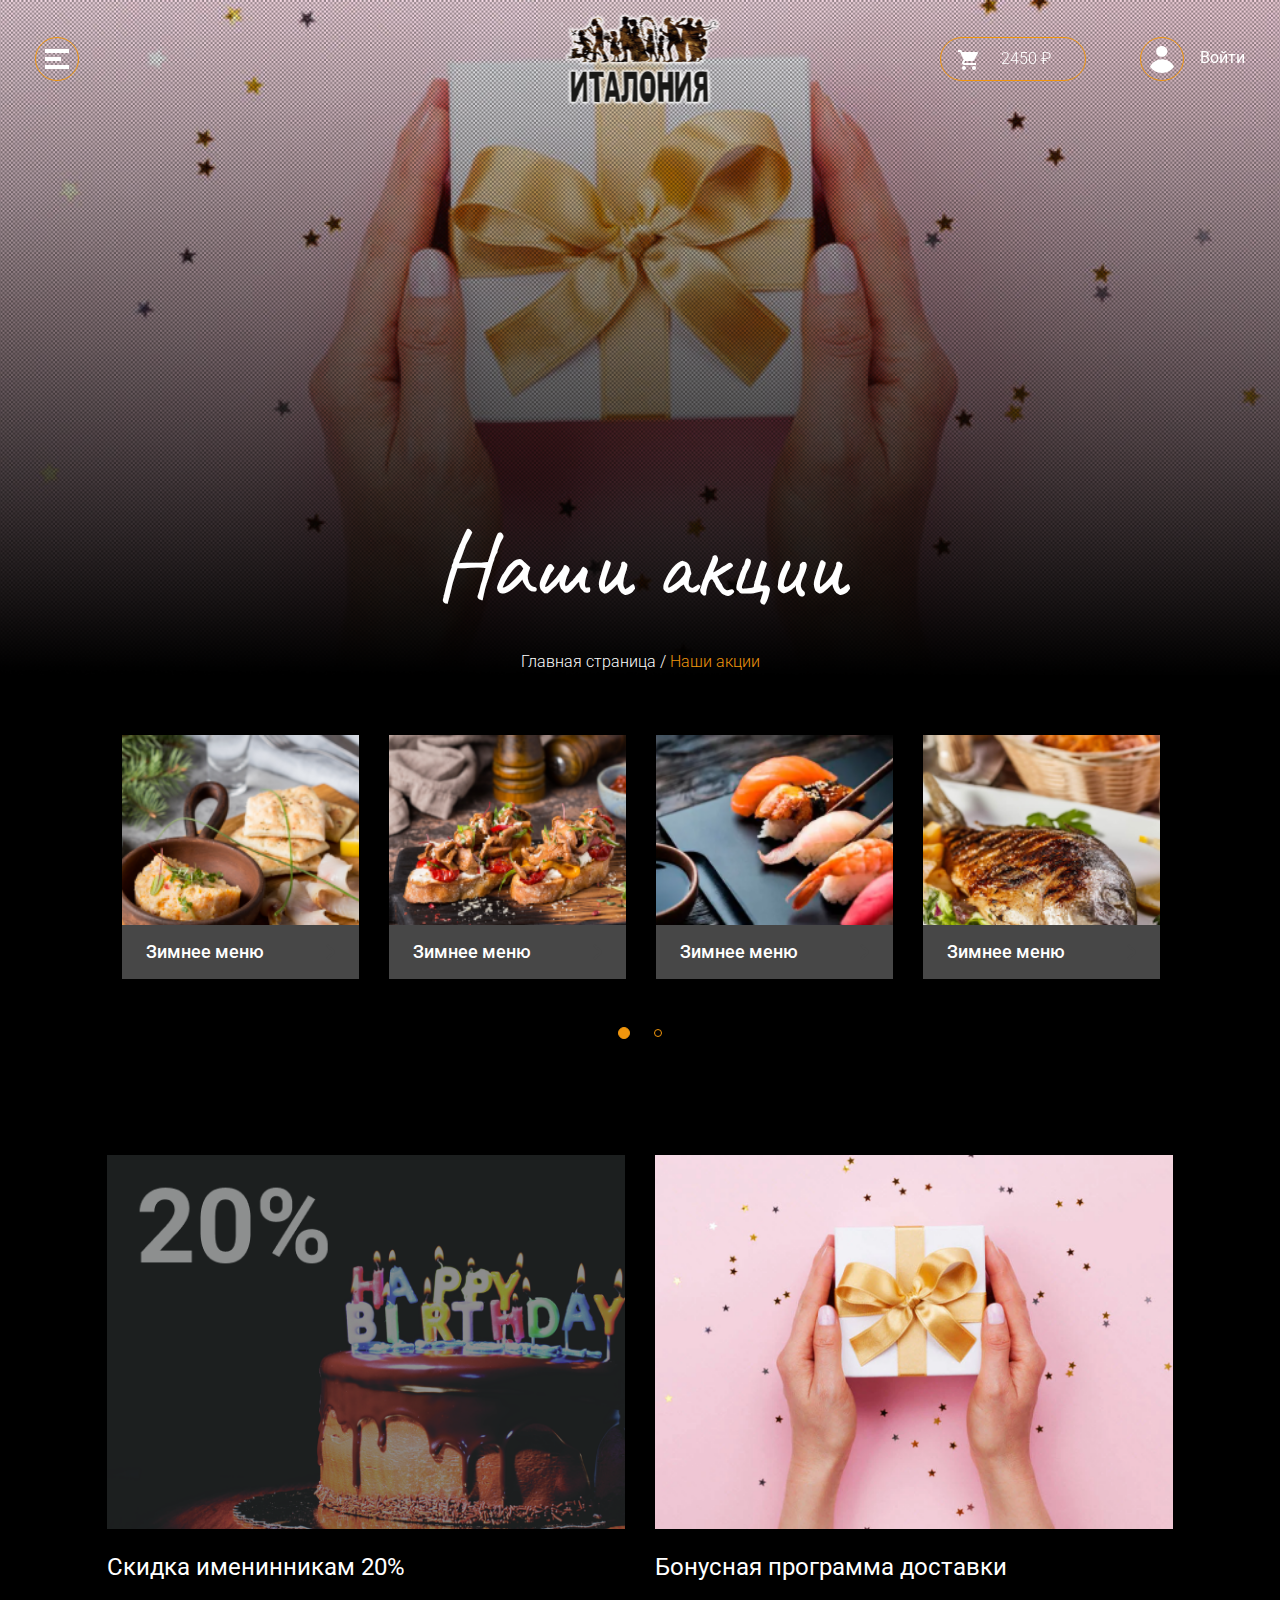
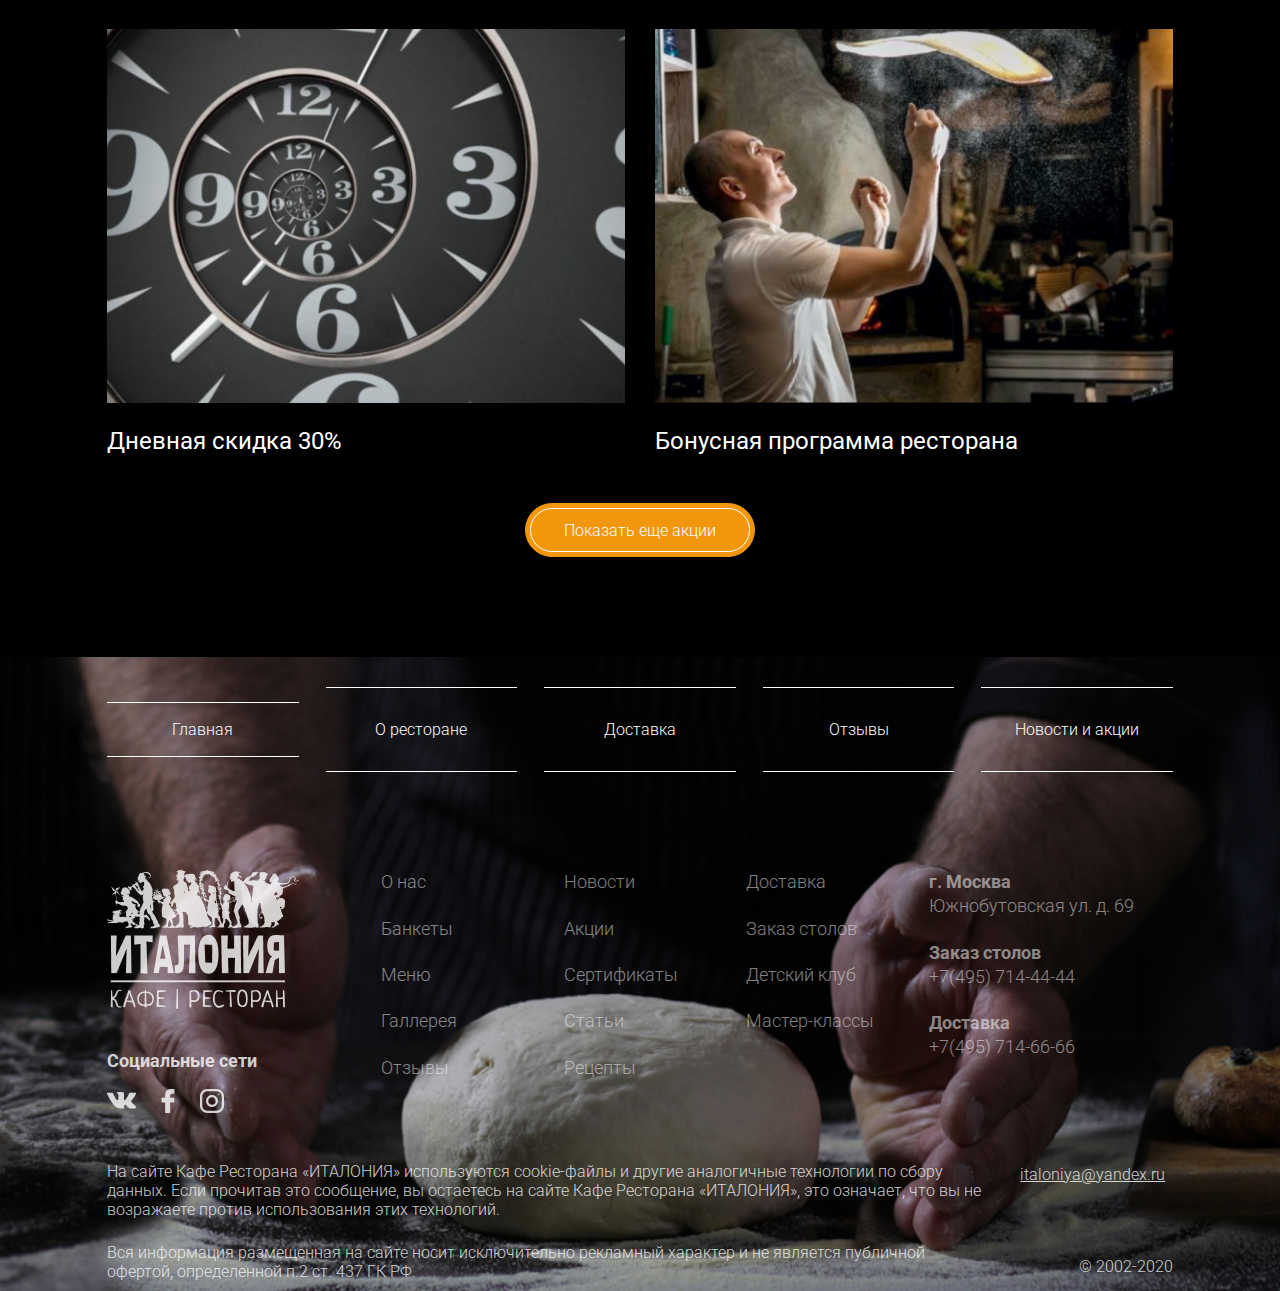
<file: app/sale.html>
<!DOCTYPE html>
<html lang="ru">

<head>

	<meta charset="utf-8">

	<title>Италония</title>
	<meta name="description" content="Startup HTML template OptimizedHTML 5">

	<meta name="viewport" content="width=device-width">

	<link rel="icon" href="img/favicon.png">
	<meta property="og:image" content="img/@1x/preview.jpg">

	<link href="https://fonts.googleapis.com/css?family=Roboto:300,400,500,700,900&display=swap" rel="stylesheet">
	<link href="https://fonts.googleapis.com/css?family=Caveat:400,700&display=swap" rel="stylesheet">
	<link rel="stylesheet" href="css/styles.min.css">
	<link rel="stylesheet" href="css/nice-select.css">

</head>

<body>

	<div class="navigation">
		<div class="navigation-close">

			<svg width="44" height="44" viewBox="0 0 44 44" fill="none" xmlns="http://www.w3.org/2000/svg">
				<circle cx="22" cy="22" r="21.5" stroke="#F1960D" />
				<rect x="14.929" y="12.1005" width="24" height="4" transform="rotate(45 14.929 12.1005)" fill="white" />
				<rect x="12.1006" y="29.071" width="24" height="4" transform="rotate(-45 12.1006 29.071)" fill="white" />
			</svg>


		</div>
		<div class="navigation-menu">
			<ul>
				<li><a href="">Банкеты</a></li>
				<li><a href="">Новости и акции</a></li>
				<li><a href="">О ресторане</a></li>
				<li><a href="">Отзывы</a></li>
				<li><a href="">Детский клуб | Мастер-классы</a></li>
				<li><a href="">Гелерея ресторана</a></li>
				<li><a href="">Как проехать</a></li>
				<li><a href="">Меню ресторана</a></li>
				<li><a href="">Доставка</a></li>
				<li><a href="">Статьи и рецепты</a></li>
			</ul>
		</div>
		<div class="navigation-menu navigation-sections">
			<ul>
				<li><a href="">
						<img src="img/menu1.png" alt="" class="img-responsive">
						<div class="navigation-sections__name">Пивные закуски</div>
					</a></li>
				<li><a href="">
						<img src="img/menu1.png" alt="" class="img-responsive">
						<div class="navigation-sections__name">Зимнее меню</div>
					</a></li>
				<li><a href="">
						<img src="img/menu1.png" alt="" class="img-responsive">
						<div class="navigation-sections__name">Пивные закуски</div>
					</a></li>
				<li><a href="">
						<img src="img/menu1.png" alt="" class="img-responsive">
						<div class="navigation-sections__name">Напитки</div>
					</a></li>
				<li><a href="">
						<img src="img/menu1.png" alt="" class="img-responsive">
						<div class="navigation-sections__name">Пивные закуски</div>
					</a></li>
				<li><a href="">
						<img src="img/menu1.png" alt="" class="img-responsive">
						<div class="navigation-sections__name">Пивные закуски</div>
					</a></li>
				<li><a href="">
						<img src="img/menu1.png" alt="" class="img-responsive">
						<div class="navigation-sections__name">Пивные закуски</div>
					</a></li>
				<li><a href="">
						<img src="img/menu1.png" alt="" class="img-responsive">
						<div class="navigation-sections__name">Зимнее меню</div>
					</a></li>
				<li><a href="">
						<img src="img/menu1.png" alt="" class="img-responsive">
						<div class="navigation-sections__name">Пивные закуски</div>
					</a></li>
				<li><a href="">
						<img src="img/menu1.png" alt="" class="img-responsive">
						<div class="navigation-sections__name">Напитки</div>
					</a></li>
				<li><a href="">
						<img src="img/menu1.png" alt="" class="img-responsive">
						<div class="navigation-sections__name">Пивные закуски</div>
					</a></li>
				<li><a href="">
						<img src="img/menu1.png" alt="" class="img-responsive">
						<div class="navigation-sections__name">Пивные закуски</div>
					</a></li>
			</ul>
		</div>
	</div>

	<header class="header header-page innerpage" style="background-image: url(img/sale.png);">
		<div class="header-line">
			<div class="container h-100">
				<div class="btn-menu">
					<div id="btn-menu">
						<svg width="44" height="44" viewBox="0 0 44 44" fill="none" xmlns="http://www.w3.org/2000/svg">
							<rect x="10" y="12" width="24" height="4" fill="white" />
							<rect x="10" y="20" width="16" height="4" fill="white" />
							<rect x="10" y="28" width="24" height="4" fill="white" />
							<circle cx="22" cy="22" r="21.5" stroke="#F1960D" />
						</svg>
					</div>

					<div class="header-logo d-none d-md-block">
						<a href="/"><img src="img/header-logo-inner.svg" alt="" class="img-responsive">
							<img src="img/header-logo.svg" alt="" class="img-responsive"></a>
					</div>

				</div>

				<div class="header-lk">
					<div class="header-lk__basket-sum">
						<a href="#">
							<svg width="20" height="20" viewBox="0 0 20 20" fill="none" xmlns="http://www.w3.org/2000/svg">
								<path
									d="M6 16C4.9 16 4 16.9 4 18C4 19.1 4.9 20 6 20C7.1 20 8 19.1 8 18C8 16.9 7.1 16 6 16ZM0 0V2H2L5.6 9.6L4.2 12C4.1 12.3 4 12.7 4 13C4 14.1 4.9 15 6 15H18V13H6.4C6.3 13 6.2 12.9 6.2 12.8V12.7L7.1 11H14.5C15.3 11 15.9 10.6 16.2 9.99996L19.8 3.5C20 3.3 20 3.2 20 3C20 2.4 19.6 2 19 2H4.2L3.3 0H0ZM16 16C14.9 16 14 16.9 14 18C14 19.1 14.9 20 16 20C17.1 20 18 19.1 18 18C18 16.9 17.1 16 16 16Z"
									fill="white" />
							</svg>
							<span>2450</span>
							<span>₽</span>
						</a>
					</div>
					<div class="header-lk__login">
						<a href="#">
							<svg width="44" height="44" viewBox="0 0 44 44" fill="none" xmlns="http://www.w3.org/2000/svg">
								<circle cx="22" cy="22" r="21.5" stroke="#F1960D" />
								<path
									d="M27.3797 14.3838C27.3797 17.3572 24.8725 19.7676 21.7797 19.7676C18.6869 19.7676 16.1797 17.3572 16.1797 14.3838C16.1797 11.4104 18.6869 9 21.7797 9C24.8725 9 27.3797 11.4104 27.3797 14.3838Z"
									fill="white" />
								<path fill-rule="evenodd" clip-rule="evenodd"
									d="M10 29.8454C11.9514 25.3311 16.5893 22.1559 22 22.1559C27.4107 22.1559 32.0486 25.3311 34 29.8455C31.4118 33.5566 27.0033 36 22 36C16.9967 36 12.5882 33.5565 10 29.8454Z"
									fill="white" />
							</svg><span>Войти</span>
						</a>
					</div>
				</div>
			</div>

		</div>

		<div class="header-content">

			<div class="section-header">
				Наши акции
			</div>
			<div class="section-sub">
				<a href="/">Главная страница</a> / <a href="/delivery.html"><span>Наши акции</span></a>
			</div>

		</div>

		<div class="header-logo">
			<a href="/">
			<img src="img/logo.png" alt="Ресторан Италония" class="img-responsive">
		</a>
		</div>

	</header>

	<section class="section section-menu">
		<div class="container container_md">
			<div class="menu-slider">
				<div class="menu-card" style="background-image: url(img/menu/1.png);">
					<a href="#">
						<div class="menu-card__name">
							<span>Зимнее меню</span>
							<svg width="25" height="16" viewBox="0 0 25 16" fill="none" xmlns="http://www.w3.org/2000/svg">
								<path
									d="M24.7071 8.70711C25.0976 8.31658 25.0976 7.68342 24.7071 7.29289L18.3431 0.928932C17.9526 0.538408 17.3195 0.538408 16.9289 0.928932C16.5384 1.31946 16.5384 1.95262 16.9289 2.34315L22.5858 8L16.9289 13.6569C16.5384 14.0474 16.5384 14.6805 16.9289 15.0711C17.3195 15.4616 17.9526 15.4616 18.3431 15.0711L24.7071 8.70711ZM0 9H24V7H0V9Z"
									fill="#474747" />
							</svg>
						</div>
					</a>
				</div>
				<div class="menu-card" style="background-image: url(img/menu/2.png);">
					<a href="#">
						<div class="menu-card__name">
							<span>Зимнее меню</span>
							<svg width="25" height="16" viewBox="0 0 25 16" fill="none" xmlns="http://www.w3.org/2000/svg">
								<path
									d="M24.7071 8.70711C25.0976 8.31658 25.0976 7.68342 24.7071 7.29289L18.3431 0.928932C17.9526 0.538408 17.3195 0.538408 16.9289 0.928932C16.5384 1.31946 16.5384 1.95262 16.9289 2.34315L22.5858 8L16.9289 13.6569C16.5384 14.0474 16.5384 14.6805 16.9289 15.0711C17.3195 15.4616 17.9526 15.4616 18.3431 15.0711L24.7071 8.70711ZM0 9H24V7H0V9Z"
									fill="#474747" />
							</svg>
						</div>
					</a>
				</div>
				<div class="menu-card" style="background-image: url(img/menu/3.png);">
					<a href="#">
						<div class="menu-card__name">
							<span>Зимнее меню</span>
							<svg width="25" height="16" viewBox="0 0 25 16" fill="none" xmlns="http://www.w3.org/2000/svg">
								<path
									d="M24.7071 8.70711C25.0976 8.31658 25.0976 7.68342 24.7071 7.29289L18.3431 0.928932C17.9526 0.538408 17.3195 0.538408 16.9289 0.928932C16.5384 1.31946 16.5384 1.95262 16.9289 2.34315L22.5858 8L16.9289 13.6569C16.5384 14.0474 16.5384 14.6805 16.9289 15.0711C17.3195 15.4616 17.9526 15.4616 18.3431 15.0711L24.7071 8.70711ZM0 9H24V7H0V9Z"
									fill="#474747" />
							</svg>
						</div>
					</a>
				</div>
				<div class="menu-card" style="background-image: url(img/menu/4.png);">
					<a href="#">
						<div class="menu-card__name">
							<span>Зимнее меню</span>
							<svg width="25" height="16" viewBox="0 0 25 16" fill="none" xmlns="http://www.w3.org/2000/svg">
								<path
									d="M24.7071 8.70711C25.0976 8.31658 25.0976 7.68342 24.7071 7.29289L18.3431 0.928932C17.9526 0.538408 17.3195 0.538408 16.9289 0.928932C16.5384 1.31946 16.5384 1.95262 16.9289 2.34315L22.5858 8L16.9289 13.6569C16.5384 14.0474 16.5384 14.6805 16.9289 15.0711C17.3195 15.4616 17.9526 15.4616 18.3431 15.0711L24.7071 8.70711ZM0 9H24V7H0V9Z"
									fill="#474747" />
							</svg>
						</div>
					</a>
				</div>
				<div class="menu-card" style="background-image: url(img/menu/1.png);">
					<a href="#">
						<div class="menu-card__name">
							<span>Зимнее меню</span>
							<svg width="25" height="16" viewBox="0 0 25 16" fill="none" xmlns="http://www.w3.org/2000/svg">
								<path
									d="M24.7071 8.70711C25.0976 8.31658 25.0976 7.68342 24.7071 7.29289L18.3431 0.928932C17.9526 0.538408 17.3195 0.538408 16.9289 0.928932C16.5384 1.31946 16.5384 1.95262 16.9289 2.34315L22.5858 8L16.9289 13.6569C16.5384 14.0474 16.5384 14.6805 16.9289 15.0711C17.3195 15.4616 17.9526 15.4616 18.3431 15.0711L24.7071 8.70711ZM0 9H24V7H0V9Z"
									fill="#474747" />
							</svg>
						</div>
					</a>
				</div>
				<div class="menu-card" style="background-image: url(img/menu/1.png);">
					<a href="#">
						<div class="menu-card__name">
							<span>Зимнее меню</span>
							<svg width="25" height="16" viewBox="0 0 25 16" fill="none" xmlns="http://www.w3.org/2000/svg">
								<path
									d="M24.7071 8.70711C25.0976 8.31658 25.0976 7.68342 24.7071 7.29289L18.3431 0.928932C17.9526 0.538408 17.3195 0.538408 16.9289 0.928932C16.5384 1.31946 16.5384 1.95262 16.9289 2.34315L22.5858 8L16.9289 13.6569C16.5384 14.0474 16.5384 14.6805 16.9289 15.0711C17.3195 15.4616 17.9526 15.4616 18.3431 15.0711L24.7071 8.70711ZM0 9H24V7H0V9Z"
									fill="#474747" />
							</svg>
						</div>
					</a>
				</div>
				<div class="menu-card" style="background-image: url(img/menu/1.png);">
					<a href="#">
						<div class="menu-card__name">
							<span>Зимнее меню</span>
							<svg width="25" height="16" viewBox="0 0 25 16" fill="none" xmlns="http://www.w3.org/2000/svg">
								<path
									d="M24.7071 8.70711C25.0976 8.31658 25.0976 7.68342 24.7071 7.29289L18.3431 0.928932C17.9526 0.538408 17.3195 0.538408 16.9289 0.928932C16.5384 1.31946 16.5384 1.95262 16.9289 2.34315L22.5858 8L16.9289 13.6569C16.5384 14.0474 16.5384 14.6805 16.9289 15.0711C17.3195 15.4616 17.9526 15.4616 18.3431 15.0711L24.7071 8.70711ZM0 9H24V7H0V9Z"
									fill="#474747" />
							</svg>
						</div>
					</a>
				</div>
			</div>
		</div>
	</section>


	<div class="section news pt-5">
		<div class="container container_md">
			<div class="row">
				<div class="col-sm-6">
					<div class="news-card left">
							<img src="img/news/1.png" alt="" class="img-responsive">
							<div class="news-card__name"><span>Скидка именинникам 20%</span><svg width="24" height="24" viewBox="0 0 24 24" fill="none" xmlns="http://www.w3.org/2000/svg">
								<path d="M4 4L20 20" stroke="#F1960D" stroke-width="2"/>
								<path d="M4 20L20 4" stroke="#F1960D" stroke-width="2"/>
								</svg>
								</div>
						<div class="news-detail">
		<div class="container container_md">
				<div class="news-detail__header">
					Скидка именинникам 20%
				</div>
				<p>Скидка именинникам 20%</p>
			</div>
		</div>
					</div>
				</div>
				<div class="col-sm-6">
					<div class="news-card">
							<img src="img/news/2.png" alt="" class="img-responsive">
							<div class="news-card__name"><span>Бонусная программа доставки</span><svg width="24" height="24" viewBox="0 0 24 24" fill="none" xmlns="http://www.w3.org/2000/svg">
								<path d="M4 4L20 20" stroke="#F1960D" stroke-width="2"/>
								<path d="M4 20L20 4" stroke="#F1960D" stroke-width="2"/>
								</svg>
								</div>
						<div class="news-detail">
		<div class="container container_md">
				<div class="news-detail__header">
					Бонусная программа доставки
				</div>
				<p>Бонусная программа доставки — это привилегия для зарегистрированных пользователей нашего сайта. <a href="#">Пройти регистрацию.</a></p>
				<ul>
					<li>Только для зарегистрированных пользователей сайта  италония.рф. При регистрации рекомендуем создавать сложный пароль. 
						<br><br>
						Перед заказом необходима авторизация (<a href="#">вход в личный кабинет</a>) на сайте.<br>
						Если Вы забыли пароль - воспользуйтесь <a href="#">восстановлением пароля</a> или логина.</li>
						<li>Бонусная программа дает Вам право накапливать бонусные баллы при каждом заказе и расплачиваться  ими на сайте ресторана «Италония» при последующих заказах (1 бонус равен 1 рублю РФ).*<br><br>
							Перед заказом необходима авторизация (вход) на сайт.**</li>
						<li>Количество начисляемых бонусных баллов зависит от текущей суммы оплачиваемого счета и от суммы счетов, оплаченных при предыдущих заказах на сайте ресторана «Италония» по следующей схеме:<br>
							<ul><li>Сумма, потраченная
								в рамках программы</li>
							<li>до 20 000 рублей</li>
							<li>20 001- 40 000 рублей</li>
							<li>40 001- 60 000 рублей</li>
							<li>от 60 001 рублей</li>
						</ul>
							<ul><li>Процент начисления
								бонусов с каждого счета</li>
								<li>5% (стартовый)</li>
								<li>7% (серебряный)</li>
								<li>10% (золотой)</li>
								<li>15% (платиновый V.I.P.)</li>
						</ul>
						</li>
						<li>Проверить количество бонусных баллов Вы можете  в личном кабинете пользователя.</li>
						<li>Сумма потраченная в рамках программы, складывается из оплат наличными и по банковским картам (заказы оплаченные бонусами не влияют).</li>
						<li>Баллы начисляются автоматически после оплаты заказа в течение текущего дня.</li>
						<li>Оплатить баллами возможно только весь заказ. В случае если количества баллов на  Вашем балансе достаточно, в методах оплаты появится возможность выбора – оплата бонусными баллами.</li>
						<li>Каждый участник бонусной программы даёт согласие на обработку персональных данных в целях обеспечения своего участия в программе, в том числе на рассылку sms-сообщений.</li>
						<li>Администрация ресторана «Италония» оставляет за собой право менять правила приобретения, пользования и срока действия бонусных баллов в одностороннем порядке.</li>
						<li>Принимая участие в бонусной программе доставки ресторана «Италония», Вы соглашаетесь со всеми правилами бонусной программы.Полный текст правил бонусной программы находится у администратора ресторана.</li>
						<li>Полный текст правил бонусной программы находится у администратора ресторана.</li>
				</ul>
			</div>
		</div>
					</div>
				</div>
				<div class="col-sm-6">
					<div class="news-card left">
							<img src="img/news/3.png" alt="" class="img-responsive">
							<div class="news-card__name"><span>Дневная скидка 30%</span><svg width="24" height="24" viewBox="0 0 24 24" fill="none" xmlns="http://www.w3.org/2000/svg">
								<path d="M4 4L20 20" stroke="#F1960D" stroke-width="2"/>
								<path d="M4 20L20 4" stroke="#F1960D" stroke-width="2"/>
								</svg>
								</div>
						<div class="news-detail">
		<div class="container container_md">
				<div class="news-detail__header">
					Дневная скидка 30%
				</div>
				<p>Бонусная программа доставки — это привилегия для зарегистрированных пользователей нашего сайта. <a href="#">Пройти регистрацию.</a></p>
			</div>
		</div>
					</div>
				</div>
				<div class="col-sm-6">
					<div class="news-card">
							<img src="img/news/4.png" alt="" class="img-responsive">
							<div class="news-card__name"><span>Бонусная программа ресторана</span><svg width="24" height="24" viewBox="0 0 24 24" fill="none" xmlns="http://www.w3.org/2000/svg">
								<path d="M4 4L20 20" stroke="#F1960D" stroke-width="2"/>
								<path d="M4 20L20 4" stroke="#F1960D" stroke-width="2"/>
								</svg>
								</div>
						<div class="news-detail">
		<div class="container container_md">
				<div class="news-detail__header">
					Бонусная программа ресторана
				</div>
				<p>Бонусная программа доставки — это привилегия для зарегистрированных пользователей нашего сайта. <a href="#">Пройти регистрацию.</a></p>
			</div>
		</div>
					</div>
				</div>
			</div>
			<div class="col-12 d-flex justify-content-center">
				<a href="#" class="btn accent"><span>Показать еще акции</span></a>
			</div>
		</div>

	</div>

	<footer class="footer" style="background-image: url(img/block7.png);">
		<div class="container container_md">
			<div class="header-menu container container_md">
				<ul>
					<li class="selected"><a href="#">Главная</a></li>
					<li><a href="#">О ресторане</a></li>
					<li><a href="#">Доставка</a></li>
					<li><a href="#">Отзывы</a></li>
					<li><a href="#">Новости и акции</a></li>
				</ul>
			</div>
			<div class="row">
				<div class="col-sm-6 col-lg-3 order-1 order-lg-1">
					<div class="footer-logo">
						<img src="img/footer-logo.png" alt="" class="img-responsive">
					</div>
					<div class="footer-social">
						<div class="item-header">Социальные сети</div>
						<div class="d-flex">
							<a href=""><svg width="29" height="17" viewBox="0 0 29 17" fill="none" xmlns="http://www.w3.org/2000/svg">
									<path
										d="M28.8462 14.9426C28.8111 14.867 28.7783 14.8042 28.7479 14.7539C28.2448 13.8477 27.2833 12.7354 25.864 11.4168L25.834 11.3866L25.819 11.3717L25.8038 11.3566H25.7886C25.1445 10.7425 24.7366 10.3296 24.5657 10.1183C24.2532 9.7156 24.1832 9.30801 24.354 8.89503C24.4747 8.58301 24.928 7.92406 25.7129 6.91729C26.1258 6.38373 26.4528 5.95611 26.6943 5.63393C28.4358 3.31862 29.1909 1.83911 28.9592 1.19481L28.8693 1.04425C28.8088 0.953603 28.6528 0.870679 28.4014 0.795054C28.1495 0.719587 27.8275 0.707106 27.4348 0.7574L23.0864 0.787438C23.0159 0.762477 22.9154 0.764803 22.7843 0.795054C22.6534 0.825304 22.5879 0.840482 22.5879 0.840482L22.5123 0.878295L22.4522 0.923723C22.4018 0.953762 22.3465 1.00659 22.286 1.08211C22.2259 1.15737 22.1756 1.24569 22.1354 1.34633C21.662 2.56432 21.1237 3.69675 20.5196 4.74356C20.1471 5.36776 19.8051 5.90872 19.4927 6.36676C19.1807 6.82464 18.919 7.16199 18.7078 7.37824C18.4962 7.5947 18.3053 7.76811 18.1339 7.8991C17.9627 8.03015 17.832 8.08552 17.7415 8.06527C17.6508 8.04501 17.5654 8.02491 17.4845 8.00482C17.3437 7.91417 17.2304 7.7909 17.145 7.63489C17.0592 7.47888 17.0015 7.28251 16.9713 7.04596C16.9412 6.80925 16.9235 6.60564 16.9184 6.43445C16.9137 6.26347 16.9159 6.02163 16.9261 5.70961C16.9365 5.39743 16.9412 5.1862 16.9412 5.07546C16.9412 4.69289 16.9487 4.27769 16.9637 3.82976C16.9789 3.38182 16.9912 3.02691 17.0015 2.76544C17.0118 2.50372 17.0166 2.22681 17.0166 1.93489C17.0166 1.64296 16.9988 1.41402 16.9637 1.24786C16.929 1.0819 16.8757 0.920814 16.8055 0.764645C16.7349 0.608634 16.6316 0.487951 16.496 0.402277C16.3601 0.316709 16.1912 0.248804 15.9902 0.198352C15.4567 0.0776153 14.7772 0.0123023 13.9517 0.00214839C12.0795 -0.0179479 10.8765 0.102947 10.343 0.364675C10.1316 0.475258 9.94033 0.62635 9.7693 0.817477C9.58806 1.03901 9.56278 1.15991 9.69362 1.17979C10.2977 1.27028 10.7253 1.48674 10.977 1.82896L11.0677 2.0103C11.1382 2.14114 11.2087 2.37277 11.2792 2.70489C11.3496 3.03701 11.395 3.4044 11.415 3.80686C11.4652 4.5418 11.4652 5.17092 11.415 5.69427C11.3646 6.21783 11.317 6.62542 11.2715 6.91734C11.2261 7.20927 11.1582 7.44582 11.0677 7.62696C10.977 7.80814 10.9166 7.91888 10.8864 7.95907C10.8562 7.99927 10.831 8.0246 10.811 8.03454C10.6802 8.08468 10.5441 8.11022 10.4033 8.11022C10.2622 8.11022 10.0912 8.03967 9.88993 7.89868C9.6887 7.75769 9.47986 7.56402 9.2634 7.31737C9.04694 7.07066 8.80282 6.7259 8.53094 6.28304C8.25927 5.84018 7.97739 5.31678 7.68547 4.71283L7.44394 4.27484C7.29295 3.99307 7.0867 3.58278 6.82497 3.04436C6.56309 2.50573 6.33161 1.9847 6.13038 1.4814C6.04994 1.27001 5.9291 1.10909 5.76807 0.998344L5.69249 0.952916C5.64225 0.912723 5.5616 0.870045 5.45097 0.824563C5.34017 0.779135 5.22457 0.746558 5.10367 0.726514L0.966527 0.756554C0.543764 0.756554 0.256916 0.852328 0.105876 1.04361L0.0454283 1.1341C0.0152309 1.1845 0 1.26499 0 1.37578C0 1.48653 0.0301974 1.62244 0.090645 1.78337C0.694592 3.2028 1.35137 4.57173 2.06098 5.89037C2.77059 7.209 3.38723 8.2712 3.91053 9.076C4.43394 9.88139 4.96744 10.6415 5.51104 11.356C6.05465 12.0707 6.41448 12.5288 6.59053 12.73C6.7668 12.9316 6.90525 13.0823 7.00589 13.183L7.38344 13.5453C7.62502 13.7869 7.97977 14.0763 8.44786 14.4134C8.91605 14.7508 9.43437 15.0829 10.0031 15.4103C10.5719 15.7372 11.2337 16.0039 11.9887 16.2103C12.7437 16.4168 13.4784 16.4996 14.1932 16.4597H15.9296C16.2818 16.4292 16.5486 16.3185 16.7299 16.1274L16.79 16.0517C16.8304 15.9916 16.8682 15.8983 16.9031 15.7727C16.9384 15.6469 16.956 15.5083 16.956 15.3575C16.9457 14.9247 16.9786 14.5347 17.0539 14.1875C17.1292 13.8403 17.215 13.5786 17.3109 13.4023C17.4068 13.2262 17.515 13.0776 17.6354 12.9571C17.7561 12.8364 17.8421 12.7633 17.8925 12.7381C17.9427 12.7128 17.9827 12.6956 18.0129 12.6853C18.2545 12.6048 18.5388 12.6827 18.8663 12.9195C19.1935 13.156 19.5004 13.4481 19.7874 13.7953C20.0743 14.1427 20.419 14.5325 20.8216 14.9653C21.2244 15.3982 21.5766 15.72 21.8785 15.9317L22.1804 16.1129C22.382 16.2338 22.6437 16.3445 22.9659 16.4452C23.2875 16.5458 23.5692 16.5709 23.8112 16.5206L27.6764 16.4603C28.0587 16.4603 28.3562 16.397 28.5672 16.2714C28.7786 16.1456 28.9042 16.007 28.9447 15.8562C28.9851 15.7053 28.9873 15.5341 28.9524 15.3426C28.9166 15.1517 28.8813 15.0181 28.8462 14.9426Z"
										fill="white" fill-opacity="0.8" />
								</svg>
							</a>
							<!-- <a href=""><svg width="24" height="24" viewBox="0 0 24 24" fill="none" xmlns="http://www.w3.org/2000/svg">
								<g clip-path="url(#clip0)">
								<path d="M4.72098 12.8806C4.10798 14.0856 4.80398 14.6616 6.39198 15.6456C7.74198 16.4796 9.60698 16.7846 10.805 16.9066C10.314 17.3786 12.564 15.2146 6.08398 21.4476C4.70998 22.7646 6.92198 24.8776 8.29498 23.5886L12.012 20.0036C13.435 21.3726 14.799 22.6846 15.729 23.5936C17.103 24.8876 19.314 22.7926 17.955 21.4526C17.853 21.3556 12.918 16.6216 13.219 16.9116C14.432 16.7896 16.269 16.4666 17.603 15.6506L17.602 15.6496C19.19 14.6606 19.886 14.0856 19.282 12.8806C18.917 12.1966 17.933 11.6246 16.623 12.6136C16.623 12.6136 14.854 13.9686 12.001 13.9686C9.14698 13.9686 7.37898 12.6136 7.37898 12.6136C6.06998 11.6196 5.08198 12.1966 4.72098 12.8806Z" fill="white" fill-opacity="0.8"/>
								<path d="M11.9989 12.142C15.4769 12.142 18.3169 9.424 18.3169 6.078C18.3169 2.718 15.4769 0 11.9989 0C8.51993 0 5.67993 2.718 5.67993 6.078C5.67993 9.424 8.51993 12.142 11.9989 12.142ZM11.9989 3.079C13.7079 3.079 15.1019 4.42 15.1019 6.078C15.1019 7.722 13.7079 9.063 11.9989 9.063C10.2899 9.063 8.89593 7.722 8.89593 6.078C8.89493 4.419 10.2889 3.079 11.9989 3.079Z" fill="white" fill-opacity="0.8"/>
								</g>
								<defs>
								<clipPath id="clip0">
								<rect width="24" height="24" fill="white"/>
								</clipPath>
								</defs>
								</svg>
								</a> -->
							<a href=""><svg width="24" height="24" viewBox="0 0 24 24" fill="none" xmlns="http://www.w3.org/2000/svg">
									<path
										d="M17.9992 0.0049936L14.8869 0C11.3904 0 9.13082 2.31828 9.13082 5.90643V8.62969H6.00158C5.73118 8.62969 5.51221 8.84891 5.51221 9.11932V13.065C5.51221 13.3354 5.73143 13.5544 6.00158 13.5544H9.13082V23.5106C9.13082 23.781 9.34979 24 9.62019 24H13.703C13.9734 24 14.1923 23.7808 14.1923 23.5106V13.5544H17.8512C18.1216 13.5544 18.3405 13.3354 18.3405 13.065L18.342 9.11932C18.342 8.98948 18.2903 8.86514 18.1987 8.77326C18.1071 8.68138 17.9822 8.62969 17.8524 8.62969H14.1923V6.32115C14.1923 5.21157 14.4567 4.64829 15.9021 4.64829L17.9987 4.64755C18.2689 4.64755 18.4878 4.42833 18.4878 4.15817V0.494367C18.4878 0.224462 18.2691 0.00549296 17.9992 0.0049936Z"
										fill="white" fill-opacity="0.8" />
								</svg>
							</a>
							<a href=""><svg width="24" height="24" viewBox="0 0 24 24" fill="none" xmlns="http://www.w3.org/2000/svg">
									<path
										d="M16.5 0H7.5C3.3585 0 0 3.3585 0 7.5V16.5C0 20.6415 3.3585 24 7.5 24H16.5C20.6415 24 24 20.6415 24 16.5V7.5C24 3.3585 20.6415 0 16.5 0ZM21.75 16.5C21.75 19.395 19.395 21.75 16.5 21.75H7.5C4.605 21.75 2.25 19.395 2.25 16.5V7.5C2.25 4.605 4.605 2.25 7.5 2.25H16.5C19.395 2.25 21.75 4.605 21.75 7.5V16.5Z"
										fill="white" fill-opacity="0.8" />
									<path
										d="M12 6C8.6865 6 6 8.6865 6 12C6 15.3135 8.6865 18 12 18C15.3135 18 18 15.3135 18 12C18 8.6865 15.3135 6 12 6ZM12 15.75C9.933 15.75 8.25 14.067 8.25 12C8.25 9.9315 9.933 8.25 12 8.25C14.067 8.25 15.75 9.9315 15.75 12C15.75 14.067 14.067 15.75 12 15.75Z"
										fill="white" fill-opacity="0.8" />
									<path
										d="M18.4499 6.34948C18.8914 6.34948 19.2494 5.99153 19.2494 5.54998C19.2494 5.10844 18.8914 4.75049 18.4499 4.75049C18.0083 4.75049 17.6504 5.10844 17.6504 5.54998C17.6504 5.99153 18.0083 6.34948 18.4499 6.34948Z"
										fill="white" fill-opacity="0.8" />
								</svg>
							</a>
						</div>
					</div>
					<!-- <div class="item-header">Рассылка новостей</div>
						<p>Получайте свежие акции и предложения своевременно</p> -->
				</div>
				<div class="col-6 col-lg-2  order-3 order-lg-2">
					<div class="footer-menu">
						<ul>
							<li>
								<a href="#">О нас</a>
							</li>
							<li>
								<a href="#">Банкеты</a>
							</li>
							<li>
								<a href="#">Меню</a>
							</li>
							<li>
								<a href="#">Галлерея</a>
							</li>
							<li>
								<a href="#">Отзывы</a>
							</li>
						</ul>
					</div>
				</div>
				<div class="col-6 col-lg-2  order-4 order-lg-3">
					<div class="footer-menu">
						<ul>
							<li>
								<a href="#">Новости</a>
							</li>
							<li>
								<a href="#">Акции</a>
							</li>
							<li>
								<a href="#">Сертификаты</a>
							</li>
							<li>
								<a href="#">Статьи </a>
							</li>
							<li>
								<a href="#">Рецепты</a>
							</li>
						</ul>
					</div>
				</div>
				<div class="col-6 col-lg-2  order-5 order-lg-4">
					<div class="footer-menu">
						<ul>
							<li>
								<a href="#">Доставка</a>
							</li>
							<li>
								<a href="#">Заказ столов</a>
							</li>
							<li>
								<a href="#">Детский клуб</a>
							</li>
							<li>
								<a href="#">Мастер-классы</a>
							</li>
						</ul>
					</div>
				</div>
				<div class="col-sm-6 col-lg-3  order-2 order-lg-5">
					<div class="footer-menu">
						<ul>
							<li>
								<div class="item-header">г. Москва</div>
								<a href="#">Южнобутовская ул. д. 69</a>
							</li>
							<li>
								<div class="item-header">Заказ столов</div>
								<a href="#">+7(495) 714-44-44</a>
							</li>
							<li>
								<div class="item-header">Доставка</div>
								<a href="#">+7(495) 714-66-66</a>
							</li>
						</ul>
					</div>
				</div>
				<!-- <div class="col-sm-8 offset-sm-4 order-6">
					<div class="footer-subs">
						<form action="">
							<input type="email" name="email" class="input-email" placeholder="Укажите ваш e-mail">
							<input type="submit" class="btn btn-footer" value="Подписаться">
						</form>
					</div>
				</div> -->
				<div class="col-lg-10 mt-4 order-8 order-lg-7">
					<div class="footer-rights">
						На сайте Кафе Ресторана «ИТАЛОНИЯ» используются cookie-файлы и другие аналогичные технологии по сбору
						данных. Если прочитав это сообщение, вы остаетесь на сайте Кафе Ресторана «ИТАЛОНИЯ», это означает, что вы
						не возражаете против использования этих технологий.
					</div>
				</div>
				<div class="col-lg-2 mt-4 order-7 order-lg-8">
					<div class="footer-email">
						<a href="">italoniya@yandex.ru</a>
					</div>
				</div>
				<div class="col-lg-10 mt-4 order-9 order-lg-9">
					<div class="footer-rights">
						Вся информация размещенная на сайте носит исключительно рекламный характер и не является публичной офертой,
						определенной п.2 ст. 437 ГК РФ.
					</div>
				</div>
				<div class="col-lg-2 mt-4 order-10 order-lg-10">
					<div class="footer-years">
						<a href="">© 2002-2020</a>
					</div>
				</div>
			</div>

		</div>

	</footer>
	<div class="overlay"></div>

	<script src="js/scripts.min.js"></script>
	<script src="js/jquery.nice-select.min.js"></script>
	<script src="js/_custom.js"></script>

</body>

</html>
</file>
<file: app/css/nice-select.css>
.nice-select {
  -webkit-tap-highlight-color: transparent;
  background-color: #fff;
  border-radius: 5px;
  border: solid 1px #e8e8e8;
  box-sizing: border-box;
  clear: both;
  cursor: pointer;
  display: block;
  float: left;
  font-family: inherit;
  font-size: 14px;
  font-weight: normal;
  height: 42px;
  line-height: 40px;
  outline: none;
  padding-left: 18px;
  padding-right: 30px;
  position: relative;
  text-align: left !important;
  -webkit-transition: all 0.2s ease-in-out;
  transition: all 0.2s ease-in-out;
  -webkit-user-select: none;
     -moz-user-select: none;
      -ms-user-select: none;
          user-select: none;
  white-space: nowrap;
  width: auto; }
  .nice-select:hover {
    border-color: #dbdbdb; }
  .nice-select:active, .nice-select.open, .nice-select:focus {
    border-color: #999; }
  .nice-select:after {
    border-bottom: 2px solid #999;
    border-right: 2px solid #999;
    content: '';
    display: block;
    height: 5px;
    margin-top: -4px;
    pointer-events: none;
    position: absolute;
    right: 12px;
    top: 50%;
    -webkit-transform-origin: 66% 66%;
        -ms-transform-origin: 66% 66%;
            transform-origin: 66% 66%;
    -webkit-transform: rotate(45deg);
        -ms-transform: rotate(45deg);
            transform: rotate(45deg);
    -webkit-transition: all 0.15s ease-in-out;
    transition: all 0.15s ease-in-out;
    width: 5px; }
  .nice-select.open:after {
    -webkit-transform: rotate(-135deg);
        -ms-transform: rotate(-135deg);
            transform: rotate(-135deg); }
  .nice-select.open .list {
    opacity: 1;
    pointer-events: auto;
    -webkit-transform: scale(1) translateY(0);
        -ms-transform: scale(1) translateY(0);
            transform: scale(1) translateY(0); }
  .nice-select.disabled {
    border-color: #ededed;
    color: #999;
    pointer-events: none; }
    .nice-select.disabled:after {
      border-color: #cccccc; }
  .nice-select.wide {
    width: 100%; }
    .nice-select.wide .list {
      left: 0 !important;
      right: 0 !important; }
  .nice-select.right {
    float: right; }
    .nice-select.right .list {
      left: auto;
      right: 0; }
  .nice-select.small {
    font-size: 12px;
    height: 36px;
    line-height: 34px; }
    .nice-select.small:after {
      height: 4px;
      width: 4px; }
    .nice-select.small .option {
      line-height: 34px;
      min-height: 34px; }
  .nice-select .list {
    background-color: #fff;
    border-radius: 5px;
    box-shadow: 0 0 0 1px rgba(68, 68, 68, 0.11);
    box-sizing: border-box;
    margin-top: 4px;
    opacity: 0;
    overflow: hidden;
    padding: 0;
    pointer-events: none;
    position: absolute;
    top: 100%;
    left: 0;
    -webkit-transform-origin: 50% 0;
        -ms-transform-origin: 50% 0;
            transform-origin: 50% 0;
    -webkit-transform: scale(0.75) translateY(-21px);
        -ms-transform: scale(0.75) translateY(-21px);
            transform: scale(0.75) translateY(-21px);
    -webkit-transition: all 0.2s cubic-bezier(0.5, 0, 0, 1.25), opacity 0.15s ease-out;
    transition: all 0.2s cubic-bezier(0.5, 0, 0, 1.25), opacity 0.15s ease-out;
    z-index: 9; }
    .nice-select .list:hover .option:not(:hover) {
      background-color: transparent !important; }
  .nice-select .option {
    cursor: pointer;
    font-weight: 400;
    line-height: 40px;
    list-style: none;
    min-height: 40px;
    outline: none;
    padding-left: 18px;
    padding-right: 29px;
    text-align: left;
    -webkit-transition: all 0.2s;
    transition: all 0.2s; }
    .nice-select .option:hover, .nice-select .option.focus, .nice-select .option.selected.focus {
      background-color: #f6f6f6; }
    .nice-select .option.selected {
      font-weight: bold; }
    .nice-select .option.disabled {
      background-color: transparent;
      color: #999;
      cursor: default; }

.no-csspointerevents .nice-select .list {
  display: none; }

.no-csspointerevents .nice-select.open .list {
  display: block; }
</file>
<file: app/css/styles.min.css>
*,::after,::before{-webkit-box-sizing:border-box;box-sizing:border-box}html{font-family:sans-serif;line-height:1.15;-webkit-text-size-adjust:100%;-webkit-tap-highlight-color:transparent}article,aside,figcaption,figure,footer,header,hgroup,main,nav,section{display:block}body{margin:0;font-family:-apple-system,BlinkMacSystemFont,"Segoe UI",Roboto,"Helvetica Neue",Arial,"Noto Sans",sans-serif,"Apple Color Emoji","Segoe UI Emoji","Segoe UI Symbol","Noto Color Emoji";font-size:1rem;font-weight:400;line-height:1.5;color:#212529;text-align:left;background-color:#fff}[tabindex="-1"]:focus:not(:focus-visible){outline:0!important}hr{-webkit-box-sizing:content-box;box-sizing:content-box;height:0;overflow:visible}h1,h2,h3,h4,h5,h6{margin-top:0;margin-bottom:.5rem}p{margin-top:0;margin-bottom:1rem}abbr[data-original-title],abbr[title]{text-decoration:underline;-webkit-text-decoration:underline dotted;text-decoration:underline dotted;cursor:help;border-bottom:0;-webkit-text-decoration-skip-ink:none;text-decoration-skip-ink:none}address{margin-bottom:1rem;font-style:normal;line-height:inherit}dl,ol,ul{margin-top:0;margin-bottom:1rem}ol ol,ol ul,ul ol,ul ul{margin-bottom:0}dt{font-weight:700}dd{margin-bottom:.5rem;margin-left:0}blockquote{margin:0 0 1rem}b,strong{font-weight:bolder}small{font-size:80%}sub,sup{position:relative;font-size:75%;line-height:0;vertical-align:baseline}sub{bottom:-.25em}sup{top:-.5em}a{color:#007bff;text-decoration:none;background-color:transparent}a:hover{color:#0056b3;text-decoration:underline}a:not([href]){color:inherit;text-decoration:none}a:not([href]):hover{color:inherit;text-decoration:none}code,kbd,pre,samp{font-family:SFMono-Regular,Menlo,Monaco,Consolas,"Liberation Mono","Courier New",monospace;font-size:1em}pre{margin-top:0;margin-bottom:1rem;overflow:auto}figure{margin:0 0 1rem}img{vertical-align:middle;border-style:none}svg{overflow:hidden;vertical-align:middle}table{border-collapse:collapse}caption{padding-top:.75rem;padding-bottom:.75rem;color:#6c757d;text-align:left;caption-side:bottom}th{text-align:inherit}label{display:inline-block;margin-bottom:.5rem}button{border-radius:0}button:focus{outline:1px dotted;outline:5px auto -webkit-focus-ring-color}button,input,optgroup,select,textarea{margin:0;font-family:inherit;font-size:inherit;line-height:inherit}button,input{overflow:visible}button,select{text-transform:none}select{word-wrap:normal}[type=button],[type=reset],[type=submit],button{-webkit-appearance:button}[type=button]:not(:disabled),[type=reset]:not(:disabled),[type=submit]:not(:disabled),button:not(:disabled){cursor:pointer}[type=button]::-moz-focus-inner,[type=reset]::-moz-focus-inner,[type=submit]::-moz-focus-inner,button::-moz-focus-inner{padding:0;border-style:none}input[type=checkbox],input[type=radio]{-webkit-box-sizing:border-box;box-sizing:border-box;padding:0}input[type=date],input[type=datetime-local],input[type=month],input[type=time]{-webkit-appearance:listbox}textarea{overflow:auto;resize:vertical}fieldset{min-width:0;padding:0;margin:0;border:0}legend{display:block;width:100%;max-width:100%;padding:0;margin-bottom:.5rem;font-size:1.5rem;line-height:inherit;color:inherit;white-space:normal}progress{vertical-align:baseline}[type=number]::-webkit-inner-spin-button,[type=number]::-webkit-outer-spin-button{height:auto}[type=search]{outline-offset:-2px;-webkit-appearance:none}[type=search]::-webkit-search-decoration{-webkit-appearance:none}::-webkit-file-upload-button{font:inherit;-webkit-appearance:button}output{display:inline-block}summary{display:list-item;cursor:pointer}template{display:none}[hidden]{display:none!important}html{-webkit-box-sizing:border-box;box-sizing:border-box;-ms-overflow-style:scrollbar}*,::after,::before{-webkit-box-sizing:inherit;box-sizing:inherit}.container{width:100%;padding-right:15px;padding-left:15px;margin-right:auto;margin-left:auto}@media (min-width:576px){.container{max-width:540px}}@media (min-width:768px){.container{max-width:720px}}@media (min-width:992px){.container{max-width:960px}}@media (min-width:1200px){.container{max-width:1140px}}.container-fluid,.container-lg,.container-md,.container-sm,.container-xl{width:100%;padding-right:15px;padding-left:15px;margin-right:auto;margin-left:auto}@media (min-width:576px){.container,.container-sm{max-width:540px}}@media (min-width:768px){.container,.container-md,.container-sm{max-width:720px}}@media (min-width:992px){.container,.container-lg,.container-md,.container-sm{max-width:960px}}@media (min-width:1200px){.container,.container-lg,.container-md,.container-sm,.container-xl{max-width:1140px}}.row{display:-webkit-box;display:-webkit-flex;display:-ms-flexbox;display:flex;-webkit-flex-wrap:wrap;-ms-flex-wrap:wrap;flex-wrap:wrap;margin-right:-15px;margin-left:-15px}.no-gutters{margin-right:0;margin-left:0}.no-gutters>.col,.no-gutters>[class*=col-]{padding-right:0;padding-left:0}.col,.col-1,.col-10,.col-11,.col-12,.col-2,.col-3,.col-4,.col-5,.col-6,.col-7,.col-8,.col-9,.col-auto,.col-lg,.col-lg-1,.col-lg-10,.col-lg-11,.col-lg-12,.col-lg-2,.col-lg-3,.col-lg-4,.col-lg-5,.col-lg-6,.col-lg-7,.col-lg-8,.col-lg-9,.col-lg-auto,.col-md,.col-md-1,.col-md-10,.col-md-11,.col-md-12,.col-md-2,.col-md-3,.col-md-4,.col-md-5,.col-md-6,.col-md-7,.col-md-8,.col-md-9,.col-md-auto,.col-sm,.col-sm-1,.col-sm-10,.col-sm-11,.col-sm-12,.col-sm-2,.col-sm-3,.col-sm-4,.col-sm-5,.col-sm-6,.col-sm-7,.col-sm-8,.col-sm-9,.col-sm-auto,.col-xl,.col-xl-1,.col-xl-10,.col-xl-11,.col-xl-12,.col-xl-2,.col-xl-3,.col-xl-4,.col-xl-5,.col-xl-6,.col-xl-7,.col-xl-8,.col-xl-9,.col-xl-auto{position:relative;width:100%;padding-right:15px;padding-left:15px}.col{-webkit-flex-basis:0;-ms-flex-preferred-size:0;flex-basis:0;-webkit-box-flex:1;-webkit-flex-grow:1;-ms-flex-positive:1;flex-grow:1;max-width:100%}.row-cols-1>*{-webkit-box-flex:0;-webkit-flex:0 0 100%;-ms-flex:0 0 100%;flex:0 0 100%;max-width:100%}.row-cols-2>*{-webkit-box-flex:0;-webkit-flex:0 0 50%;-ms-flex:0 0 50%;flex:0 0 50%;max-width:50%}.row-cols-3>*{-webkit-box-flex:0;-webkit-flex:0 0 33.33333%;-ms-flex:0 0 33.33333%;flex:0 0 33.33333%;max-width:33.33333%}.row-cols-4>*{-webkit-box-flex:0;-webkit-flex:0 0 25%;-ms-flex:0 0 25%;flex:0 0 25%;max-width:25%}.row-cols-5>*{-webkit-box-flex:0;-webkit-flex:0 0 20%;-ms-flex:0 0 20%;flex:0 0 20%;max-width:20%}.row-cols-6>*{-webkit-box-flex:0;-webkit-flex:0 0 16.66667%;-ms-flex:0 0 16.66667%;flex:0 0 16.66667%;max-width:16.66667%}.col-auto{-webkit-box-flex:0;-webkit-flex:0 0 auto;-ms-flex:0 0 auto;flex:0 0 auto;width:auto;max-width:100%}.col-1{-webkit-box-flex:0;-webkit-flex:0 0 8.33333%;-ms-flex:0 0 8.33333%;flex:0 0 8.33333%;max-width:8.33333%}.col-2{-webkit-box-flex:0;-webkit-flex:0 0 16.66667%;-ms-flex:0 0 16.66667%;flex:0 0 16.66667%;max-width:16.66667%}.col-3{-webkit-box-flex:0;-webkit-flex:0 0 25%;-ms-flex:0 0 25%;flex:0 0 25%;max-width:25%}.col-4{-webkit-box-flex:0;-webkit-flex:0 0 33.33333%;-ms-flex:0 0 33.33333%;flex:0 0 33.33333%;max-width:33.33333%}.col-5{-webkit-box-flex:0;-webkit-flex:0 0 41.66667%;-ms-flex:0 0 41.66667%;flex:0 0 41.66667%;max-width:41.66667%}.col-6{-webkit-box-flex:0;-webkit-flex:0 0 50%;-ms-flex:0 0 50%;flex:0 0 50%;max-width:50%}.col-7{-webkit-box-flex:0;-webkit-flex:0 0 58.33333%;-ms-flex:0 0 58.33333%;flex:0 0 58.33333%;max-width:58.33333%}.col-8{-webkit-box-flex:0;-webkit-flex:0 0 66.66667%;-ms-flex:0 0 66.66667%;flex:0 0 66.66667%;max-width:66.66667%}.col-9{-webkit-box-flex:0;-webkit-flex:0 0 75%;-ms-flex:0 0 75%;flex:0 0 75%;max-width:75%}.col-10{-webkit-box-flex:0;-webkit-flex:0 0 83.33333%;-ms-flex:0 0 83.33333%;flex:0 0 83.33333%;max-width:83.33333%}.col-11{-webkit-box-flex:0;-webkit-flex:0 0 91.66667%;-ms-flex:0 0 91.66667%;flex:0 0 91.66667%;max-width:91.66667%}.col-12{-webkit-box-flex:0;-webkit-flex:0 0 100%;-ms-flex:0 0 100%;flex:0 0 100%;max-width:100%}.order-first{-webkit-box-ordinal-group:0;-webkit-order:-1;-ms-flex-order:-1;order:-1}.order-last{-webkit-box-ordinal-group:14;-webkit-order:13;-ms-flex-order:13;order:13}.order-0{-webkit-box-ordinal-group:1;-webkit-order:0;-ms-flex-order:0;order:0}.order-1{-webkit-box-ordinal-group:2;-webkit-order:1;-ms-flex-order:1;order:1}.order-2{-webkit-box-ordinal-group:3;-webkit-order:2;-ms-flex-order:2;order:2}.order-3{-webkit-box-ordinal-group:4;-webkit-order:3;-ms-flex-order:3;order:3}.order-4{-webkit-box-ordinal-group:5;-webkit-order:4;-ms-flex-order:4;order:4}.order-5{-webkit-box-ordinal-group:6;-webkit-order:5;-ms-flex-order:5;order:5}.order-6{-webkit-box-ordinal-group:7;-webkit-order:6;-ms-flex-order:6;order:6}.order-7{-webkit-box-ordinal-group:8;-webkit-order:7;-ms-flex-order:7;order:7}.order-8{-webkit-box-ordinal-group:9;-webkit-order:8;-ms-flex-order:8;order:8}.order-9{-webkit-box-ordinal-group:10;-webkit-order:9;-ms-flex-order:9;order:9}.order-10{-webkit-box-ordinal-group:11;-webkit-order:10;-ms-flex-order:10;order:10}.order-11{-webkit-box-ordinal-group:12;-webkit-order:11;-ms-flex-order:11;order:11}.order-12{-webkit-box-ordinal-group:13;-webkit-order:12;-ms-flex-order:12;order:12}.offset-1{margin-left:8.33333%}.offset-2{margin-left:16.66667%}.offset-3{margin-left:25%}.offset-4{margin-left:33.33333%}.offset-5{margin-left:41.66667%}.offset-6{margin-left:50%}.offset-7{margin-left:58.33333%}.offset-8{margin-left:66.66667%}.offset-9{margin-left:75%}.offset-10{margin-left:83.33333%}.offset-11{margin-left:91.66667%}@media (min-width:576px){.col-sm{-webkit-flex-basis:0;-ms-flex-preferred-size:0;flex-basis:0;-webkit-box-flex:1;-webkit-flex-grow:1;-ms-flex-positive:1;flex-grow:1;max-width:100%}.row-cols-sm-1>*{-webkit-box-flex:0;-webkit-flex:0 0 100%;-ms-flex:0 0 100%;flex:0 0 100%;max-width:100%}.row-cols-sm-2>*{-webkit-box-flex:0;-webkit-flex:0 0 50%;-ms-flex:0 0 50%;flex:0 0 50%;max-width:50%}.row-cols-sm-3>*{-webkit-box-flex:0;-webkit-flex:0 0 33.33333%;-ms-flex:0 0 33.33333%;flex:0 0 33.33333%;max-width:33.33333%}.row-cols-sm-4>*{-webkit-box-flex:0;-webkit-flex:0 0 25%;-ms-flex:0 0 25%;flex:0 0 25%;max-width:25%}.row-cols-sm-5>*{-webkit-box-flex:0;-webkit-flex:0 0 20%;-ms-flex:0 0 20%;flex:0 0 20%;max-width:20%}.row-cols-sm-6>*{-webkit-box-flex:0;-webkit-flex:0 0 16.66667%;-ms-flex:0 0 16.66667%;flex:0 0 16.66667%;max-width:16.66667%}.col-sm-auto{-webkit-box-flex:0;-webkit-flex:0 0 auto;-ms-flex:0 0 auto;flex:0 0 auto;width:auto;max-width:100%}.col-sm-1{-webkit-box-flex:0;-webkit-flex:0 0 8.33333%;-ms-flex:0 0 8.33333%;flex:0 0 8.33333%;max-width:8.33333%}.col-sm-2{-webkit-box-flex:0;-webkit-flex:0 0 16.66667%;-ms-flex:0 0 16.66667%;flex:0 0 16.66667%;max-width:16.66667%}.col-sm-3{-webkit-box-flex:0;-webkit-flex:0 0 25%;-ms-flex:0 0 25%;flex:0 0 25%;max-width:25%}.col-sm-4{-webkit-box-flex:0;-webkit-flex:0 0 33.33333%;-ms-flex:0 0 33.33333%;flex:0 0 33.33333%;max-width:33.33333%}.col-sm-5{-webkit-box-flex:0;-webkit-flex:0 0 41.66667%;-ms-flex:0 0 41.66667%;flex:0 0 41.66667%;max-width:41.66667%}.col-sm-6{-webkit-box-flex:0;-webkit-flex:0 0 50%;-ms-flex:0 0 50%;flex:0 0 50%;max-width:50%}.col-sm-7{-webkit-box-flex:0;-webkit-flex:0 0 58.33333%;-ms-flex:0 0 58.33333%;flex:0 0 58.33333%;max-width:58.33333%}.col-sm-8{-webkit-box-flex:0;-webkit-flex:0 0 66.66667%;-ms-flex:0 0 66.66667%;flex:0 0 66.66667%;max-width:66.66667%}.col-sm-9{-webkit-box-flex:0;-webkit-flex:0 0 75%;-ms-flex:0 0 75%;flex:0 0 75%;max-width:75%}.col-sm-10{-webkit-box-flex:0;-webkit-flex:0 0 83.33333%;-ms-flex:0 0 83.33333%;flex:0 0 83.33333%;max-width:83.33333%}.col-sm-11{-webkit-box-flex:0;-webkit-flex:0 0 91.66667%;-ms-flex:0 0 91.66667%;flex:0 0 91.66667%;max-width:91.66667%}.col-sm-12{-webkit-box-flex:0;-webkit-flex:0 0 100%;-ms-flex:0 0 100%;flex:0 0 100%;max-width:100%}.order-sm-first{-webkit-box-ordinal-group:0;-webkit-order:-1;-ms-flex-order:-1;order:-1}.order-sm-last{-webkit-box-ordinal-group:14;-webkit-order:13;-ms-flex-order:13;order:13}.order-sm-0{-webkit-box-ordinal-group:1;-webkit-order:0;-ms-flex-order:0;order:0}.order-sm-1{-webkit-box-ordinal-group:2;-webkit-order:1;-ms-flex-order:1;order:1}.order-sm-2{-webkit-box-ordinal-group:3;-webkit-order:2;-ms-flex-order:2;order:2}.order-sm-3{-webkit-box-ordinal-group:4;-webkit-order:3;-ms-flex-order:3;order:3}.order-sm-4{-webkit-box-ordinal-group:5;-webkit-order:4;-ms-flex-order:4;order:4}.order-sm-5{-webkit-box-ordinal-group:6;-webkit-order:5;-ms-flex-order:5;order:5}.order-sm-6{-webkit-box-ordinal-group:7;-webkit-order:6;-ms-flex-order:6;order:6}.order-sm-7{-webkit-box-ordinal-group:8;-webkit-order:7;-ms-flex-order:7;order:7}.order-sm-8{-webkit-box-ordinal-group:9;-webkit-order:8;-ms-flex-order:8;order:8}.order-sm-9{-webkit-box-ordinal-group:10;-webkit-order:9;-ms-flex-order:9;order:9}.order-sm-10{-webkit-box-ordinal-group:11;-webkit-order:10;-ms-flex-order:10;order:10}.order-sm-11{-webkit-box-ordinal-group:12;-webkit-order:11;-ms-flex-order:11;order:11}.order-sm-12{-webkit-box-ordinal-group:13;-webkit-order:12;-ms-flex-order:12;order:12}.offset-sm-0{margin-left:0}.offset-sm-1{margin-left:8.33333%}.offset-sm-2{margin-left:16.66667%}.offset-sm-3{margin-left:25%}.offset-sm-4{margin-left:33.33333%}.offset-sm-5{margin-left:41.66667%}.offset-sm-6{margin-left:50%}.offset-sm-7{margin-left:58.33333%}.offset-sm-8{margin-left:66.66667%}.offset-sm-9{margin-left:75%}.offset-sm-10{margin-left:83.33333%}.offset-sm-11{margin-left:91.66667%}}@media (min-width:768px){.col-md{-webkit-flex-basis:0;-ms-flex-preferred-size:0;flex-basis:0;-webkit-box-flex:1;-webkit-flex-grow:1;-ms-flex-positive:1;flex-grow:1;max-width:100%}.row-cols-md-1>*{-webkit-box-flex:0;-webkit-flex:0 0 100%;-ms-flex:0 0 100%;flex:0 0 100%;max-width:100%}.row-cols-md-2>*{-webkit-box-flex:0;-webkit-flex:0 0 50%;-ms-flex:0 0 50%;flex:0 0 50%;max-width:50%}.row-cols-md-3>*{-webkit-box-flex:0;-webkit-flex:0 0 33.33333%;-ms-flex:0 0 33.33333%;flex:0 0 33.33333%;max-width:33.33333%}.row-cols-md-4>*{-webkit-box-flex:0;-webkit-flex:0 0 25%;-ms-flex:0 0 25%;flex:0 0 25%;max-width:25%}.row-cols-md-5>*{-webkit-box-flex:0;-webkit-flex:0 0 20%;-ms-flex:0 0 20%;flex:0 0 20%;max-width:20%}.row-cols-md-6>*{-webkit-box-flex:0;-webkit-flex:0 0 16.66667%;-ms-flex:0 0 16.66667%;flex:0 0 16.66667%;max-width:16.66667%}.col-md-auto{-webkit-box-flex:0;-webkit-flex:0 0 auto;-ms-flex:0 0 auto;flex:0 0 auto;width:auto;max-width:100%}.col-md-1{-webkit-box-flex:0;-webkit-flex:0 0 8.33333%;-ms-flex:0 0 8.33333%;flex:0 0 8.33333%;max-width:8.33333%}.col-md-2{-webkit-box-flex:0;-webkit-flex:0 0 16.66667%;-ms-flex:0 0 16.66667%;flex:0 0 16.66667%;max-width:16.66667%}.col-md-3{-webkit-box-flex:0;-webkit-flex:0 0 25%;-ms-flex:0 0 25%;flex:0 0 25%;max-width:25%}.col-md-4{-webkit-box-flex:0;-webkit-flex:0 0 33.33333%;-ms-flex:0 0 33.33333%;flex:0 0 33.33333%;max-width:33.33333%}.col-md-5{-webkit-box-flex:0;-webkit-flex:0 0 41.66667%;-ms-flex:0 0 41.66667%;flex:0 0 41.66667%;max-width:41.66667%}.col-md-6{-webkit-box-flex:0;-webkit-flex:0 0 50%;-ms-flex:0 0 50%;flex:0 0 50%;max-width:50%}.col-md-7{-webkit-box-flex:0;-webkit-flex:0 0 58.33333%;-ms-flex:0 0 58.33333%;flex:0 0 58.33333%;max-width:58.33333%}.col-md-8{-webkit-box-flex:0;-webkit-flex:0 0 66.66667%;-ms-flex:0 0 66.66667%;flex:0 0 66.66667%;max-width:66.66667%}.col-md-9{-webkit-box-flex:0;-webkit-flex:0 0 75%;-ms-flex:0 0 75%;flex:0 0 75%;max-width:75%}.col-md-10{-webkit-box-flex:0;-webkit-flex:0 0 83.33333%;-ms-flex:0 0 83.33333%;flex:0 0 83.33333%;max-width:83.33333%}.col-md-11{-webkit-box-flex:0;-webkit-flex:0 0 91.66667%;-ms-flex:0 0 91.66667%;flex:0 0 91.66667%;max-width:91.66667%}.col-md-12{-webkit-box-flex:0;-webkit-flex:0 0 100%;-ms-flex:0 0 100%;flex:0 0 100%;max-width:100%}.order-md-first{-webkit-box-ordinal-group:0;-webkit-order:-1;-ms-flex-order:-1;order:-1}.order-md-last{-webkit-box-ordinal-group:14;-webkit-order:13;-ms-flex-order:13;order:13}.order-md-0{-webkit-box-ordinal-group:1;-webkit-order:0;-ms-flex-order:0;order:0}.order-md-1{-webkit-box-ordinal-group:2;-webkit-order:1;-ms-flex-order:1;order:1}.order-md-2{-webkit-box-ordinal-group:3;-webkit-order:2;-ms-flex-order:2;order:2}.order-md-3{-webkit-box-ordinal-group:4;-webkit-order:3;-ms-flex-order:3;order:3}.order-md-4{-webkit-box-ordinal-group:5;-webkit-order:4;-ms-flex-order:4;order:4}.order-md-5{-webkit-box-ordinal-group:6;-webkit-order:5;-ms-flex-order:5;order:5}.order-md-6{-webkit-box-ordinal-group:7;-webkit-order:6;-ms-flex-order:6;order:6}.order-md-7{-webkit-box-ordinal-group:8;-webkit-order:7;-ms-flex-order:7;order:7}.order-md-8{-webkit-box-ordinal-group:9;-webkit-order:8;-ms-flex-order:8;order:8}.order-md-9{-webkit-box-ordinal-group:10;-webkit-order:9;-ms-flex-order:9;order:9}.order-md-10{-webkit-box-ordinal-group:11;-webkit-order:10;-ms-flex-order:10;order:10}.order-md-11{-webkit-box-ordinal-group:12;-webkit-order:11;-ms-flex-order:11;order:11}.order-md-12{-webkit-box-ordinal-group:13;-webkit-order:12;-ms-flex-order:12;order:12}.offset-md-0{margin-left:0}.offset-md-1{margin-left:8.33333%}.offset-md-2{margin-left:16.66667%}.offset-md-3{margin-left:25%}.offset-md-4{margin-left:33.33333%}.offset-md-5{margin-left:41.66667%}.offset-md-6{margin-left:50%}.offset-md-7{margin-left:58.33333%}.offset-md-8{margin-left:66.66667%}.offset-md-9{margin-left:75%}.offset-md-10{margin-left:83.33333%}.offset-md-11{margin-left:91.66667%}}@media (min-width:992px){.col-lg{-webkit-flex-basis:0;-ms-flex-preferred-size:0;flex-basis:0;-webkit-box-flex:1;-webkit-flex-grow:1;-ms-flex-positive:1;flex-grow:1;max-width:100%}.row-cols-lg-1>*{-webkit-box-flex:0;-webkit-flex:0 0 100%;-ms-flex:0 0 100%;flex:0 0 100%;max-width:100%}.row-cols-lg-2>*{-webkit-box-flex:0;-webkit-flex:0 0 50%;-ms-flex:0 0 50%;flex:0 0 50%;max-width:50%}.row-cols-lg-3>*{-webkit-box-flex:0;-webkit-flex:0 0 33.33333%;-ms-flex:0 0 33.33333%;flex:0 0 33.33333%;max-width:33.33333%}.row-cols-lg-4>*{-webkit-box-flex:0;-webkit-flex:0 0 25%;-ms-flex:0 0 25%;flex:0 0 25%;max-width:25%}.row-cols-lg-5>*{-webkit-box-flex:0;-webkit-flex:0 0 20%;-ms-flex:0 0 20%;flex:0 0 20%;max-width:20%}.row-cols-lg-6>*{-webkit-box-flex:0;-webkit-flex:0 0 16.66667%;-ms-flex:0 0 16.66667%;flex:0 0 16.66667%;max-width:16.66667%}.col-lg-auto{-webkit-box-flex:0;-webkit-flex:0 0 auto;-ms-flex:0 0 auto;flex:0 0 auto;width:auto;max-width:100%}.col-lg-1{-webkit-box-flex:0;-webkit-flex:0 0 8.33333%;-ms-flex:0 0 8.33333%;flex:0 0 8.33333%;max-width:8.33333%}.col-lg-2{-webkit-box-flex:0;-webkit-flex:0 0 16.66667%;-ms-flex:0 0 16.66667%;flex:0 0 16.66667%;max-width:16.66667%}.col-lg-3{-webkit-box-flex:0;-webkit-flex:0 0 25%;-ms-flex:0 0 25%;flex:0 0 25%;max-width:25%}.col-lg-4{-webkit-box-flex:0;-webkit-flex:0 0 33.33333%;-ms-flex:0 0 33.33333%;flex:0 0 33.33333%;max-width:33.33333%}.col-lg-5{-webkit-box-flex:0;-webkit-flex:0 0 41.66667%;-ms-flex:0 0 41.66667%;flex:0 0 41.66667%;max-width:41.66667%}.col-lg-6{-webkit-box-flex:0;-webkit-flex:0 0 50%;-ms-flex:0 0 50%;flex:0 0 50%;max-width:50%}.col-lg-7{-webkit-box-flex:0;-webkit-flex:0 0 58.33333%;-ms-flex:0 0 58.33333%;flex:0 0 58.33333%;max-width:58.33333%}.col-lg-8{-webkit-box-flex:0;-webkit-flex:0 0 66.66667%;-ms-flex:0 0 66.66667%;flex:0 0 66.66667%;max-width:66.66667%}.col-lg-9{-webkit-box-flex:0;-webkit-flex:0 0 75%;-ms-flex:0 0 75%;flex:0 0 75%;max-width:75%}.col-lg-10{-webkit-box-flex:0;-webkit-flex:0 0 83.33333%;-ms-flex:0 0 83.33333%;flex:0 0 83.33333%;max-width:83.33333%}.col-lg-11{-webkit-box-flex:0;-webkit-flex:0 0 91.66667%;-ms-flex:0 0 91.66667%;flex:0 0 91.66667%;max-width:91.66667%}.col-lg-12{-webkit-box-flex:0;-webkit-flex:0 0 100%;-ms-flex:0 0 100%;flex:0 0 100%;max-width:100%}.order-lg-first{-webkit-box-ordinal-group:0;-webkit-order:-1;-ms-flex-order:-1;order:-1}.order-lg-last{-webkit-box-ordinal-group:14;-webkit-order:13;-ms-flex-order:13;order:13}.order-lg-0{-webkit-box-ordinal-group:1;-webkit-order:0;-ms-flex-order:0;order:0}.order-lg-1{-webkit-box-ordinal-group:2;-webkit-order:1;-ms-flex-order:1;order:1}.order-lg-2{-webkit-box-ordinal-group:3;-webkit-order:2;-ms-flex-order:2;order:2}.order-lg-3{-webkit-box-ordinal-group:4;-webkit-order:3;-ms-flex-order:3;order:3}.order-lg-4{-webkit-box-ordinal-group:5;-webkit-order:4;-ms-flex-order:4;order:4}.order-lg-5{-webkit-box-ordinal-group:6;-webkit-order:5;-ms-flex-order:5;order:5}.order-lg-6{-webkit-box-ordinal-group:7;-webkit-order:6;-ms-flex-order:6;order:6}.order-lg-7{-webkit-box-ordinal-group:8;-webkit-order:7;-ms-flex-order:7;order:7}.order-lg-8{-webkit-box-ordinal-group:9;-webkit-order:8;-ms-flex-order:8;order:8}.order-lg-9{-webkit-box-ordinal-group:10;-webkit-order:9;-ms-flex-order:9;order:9}.order-lg-10{-webkit-box-ordinal-group:11;-webkit-order:10;-ms-flex-order:10;order:10}.order-lg-11{-webkit-box-ordinal-group:12;-webkit-order:11;-ms-flex-order:11;order:11}.order-lg-12{-webkit-box-ordinal-group:13;-webkit-order:12;-ms-flex-order:12;order:12}.offset-lg-0{margin-left:0}.offset-lg-1{margin-left:8.33333%}.offset-lg-2{margin-left:16.66667%}.offset-lg-3{margin-left:25%}.offset-lg-4{margin-left:33.33333%}.offset-lg-5{margin-left:41.66667%}.offset-lg-6{margin-left:50%}.offset-lg-7{margin-left:58.33333%}.offset-lg-8{margin-left:66.66667%}.offset-lg-9{margin-left:75%}.offset-lg-10{margin-left:83.33333%}.offset-lg-11{margin-left:91.66667%}}@media (min-width:1200px){.col-xl{-webkit-flex-basis:0;-ms-flex-preferred-size:0;flex-basis:0;-webkit-box-flex:1;-webkit-flex-grow:1;-ms-flex-positive:1;flex-grow:1;max-width:100%}.row-cols-xl-1>*{-webkit-box-flex:0;-webkit-flex:0 0 100%;-ms-flex:0 0 100%;flex:0 0 100%;max-width:100%}.row-cols-xl-2>*{-webkit-box-flex:0;-webkit-flex:0 0 50%;-ms-flex:0 0 50%;flex:0 0 50%;max-width:50%}.row-cols-xl-3>*{-webkit-box-flex:0;-webkit-flex:0 0 33.33333%;-ms-flex:0 0 33.33333%;flex:0 0 33.33333%;max-width:33.33333%}.row-cols-xl-4>*{-webkit-box-flex:0;-webkit-flex:0 0 25%;-ms-flex:0 0 25%;flex:0 0 25%;max-width:25%}.row-cols-xl-5>*{-webkit-box-flex:0;-webkit-flex:0 0 20%;-ms-flex:0 0 20%;flex:0 0 20%;max-width:20%}.row-cols-xl-6>*{-webkit-box-flex:0;-webkit-flex:0 0 16.66667%;-ms-flex:0 0 16.66667%;flex:0 0 16.66667%;max-width:16.66667%}.col-xl-auto{-webkit-box-flex:0;-webkit-flex:0 0 auto;-ms-flex:0 0 auto;flex:0 0 auto;width:auto;max-width:100%}.col-xl-1{-webkit-box-flex:0;-webkit-flex:0 0 8.33333%;-ms-flex:0 0 8.33333%;flex:0 0 8.33333%;max-width:8.33333%}.col-xl-2{-webkit-box-flex:0;-webkit-flex:0 0 16.66667%;-ms-flex:0 0 16.66667%;flex:0 0 16.66667%;max-width:16.66667%}.col-xl-3{-webkit-box-flex:0;-webkit-flex:0 0 25%;-ms-flex:0 0 25%;flex:0 0 25%;max-width:25%}.col-xl-4{-webkit-box-flex:0;-webkit-flex:0 0 33.33333%;-ms-flex:0 0 33.33333%;flex:0 0 33.33333%;max-width:33.33333%}.col-xl-5{-webkit-box-flex:0;-webkit-flex:0 0 41.66667%;-ms-flex:0 0 41.66667%;flex:0 0 41.66667%;max-width:41.66667%}.col-xl-6{-webkit-box-flex:0;-webkit-flex:0 0 50%;-ms-flex:0 0 50%;flex:0 0 50%;max-width:50%}.col-xl-7{-webkit-box-flex:0;-webkit-flex:0 0 58.33333%;-ms-flex:0 0 58.33333%;flex:0 0 58.33333%;max-width:58.33333%}.col-xl-8{-webkit-box-flex:0;-webkit-flex:0 0 66.66667%;-ms-flex:0 0 66.66667%;flex:0 0 66.66667%;max-width:66.66667%}.col-xl-9{-webkit-box-flex:0;-webkit-flex:0 0 75%;-ms-flex:0 0 75%;flex:0 0 75%;max-width:75%}.col-xl-10{-webkit-box-flex:0;-webkit-flex:0 0 83.33333%;-ms-flex:0 0 83.33333%;flex:0 0 83.33333%;max-width:83.33333%}.col-xl-11{-webkit-box-flex:0;-webkit-flex:0 0 91.66667%;-ms-flex:0 0 91.66667%;flex:0 0 91.66667%;max-width:91.66667%}.col-xl-12{-webkit-box-flex:0;-webkit-flex:0 0 100%;-ms-flex:0 0 100%;flex:0 0 100%;max-width:100%}.order-xl-first{-webkit-box-ordinal-group:0;-webkit-order:-1;-ms-flex-order:-1;order:-1}.order-xl-last{-webkit-box-ordinal-group:14;-webkit-order:13;-ms-flex-order:13;order:13}.order-xl-0{-webkit-box-ordinal-group:1;-webkit-order:0;-ms-flex-order:0;order:0}.order-xl-1{-webkit-box-ordinal-group:2;-webkit-order:1;-ms-flex-order:1;order:1}.order-xl-2{-webkit-box-ordinal-group:3;-webkit-order:2;-ms-flex-order:2;order:2}.order-xl-3{-webkit-box-ordinal-group:4;-webkit-order:3;-ms-flex-order:3;order:3}.order-xl-4{-webkit-box-ordinal-group:5;-webkit-order:4;-ms-flex-order:4;order:4}.order-xl-5{-webkit-box-ordinal-group:6;-webkit-order:5;-ms-flex-order:5;order:5}.order-xl-6{-webkit-box-ordinal-group:7;-webkit-order:6;-ms-flex-order:6;order:6}.order-xl-7{-webkit-box-ordinal-group:8;-webkit-order:7;-ms-flex-order:7;order:7}.order-xl-8{-webkit-box-ordinal-group:9;-webkit-order:8;-ms-flex-order:8;order:8}.order-xl-9{-webkit-box-ordinal-group:10;-webkit-order:9;-ms-flex-order:9;order:9}.order-xl-10{-webkit-box-ordinal-group:11;-webkit-order:10;-ms-flex-order:10;order:10}.order-xl-11{-webkit-box-ordinal-group:12;-webkit-order:11;-ms-flex-order:11;order:11}.order-xl-12{-webkit-box-ordinal-group:13;-webkit-order:12;-ms-flex-order:12;order:12}.offset-xl-0{margin-left:0}.offset-xl-1{margin-left:8.33333%}.offset-xl-2{margin-left:16.66667%}.offset-xl-3{margin-left:25%}.offset-xl-4{margin-left:33.33333%}.offset-xl-5{margin-left:41.66667%}.offset-xl-6{margin-left:50%}.offset-xl-7{margin-left:58.33333%}.offset-xl-8{margin-left:66.66667%}.offset-xl-9{margin-left:75%}.offset-xl-10{margin-left:83.33333%}.offset-xl-11{margin-left:91.66667%}}.d-none{display:none!important}.d-inline{display:inline!important}.d-inline-block{display:inline-block!important}.d-block{display:block!important}.d-table{display:table!important}.d-table-row{display:table-row!important}.d-table-cell{display:table-cell!important}.d-flex{display:-webkit-box!important;display:-webkit-flex!important;display:-ms-flexbox!important;display:flex!important}.d-inline-flex{display:-webkit-inline-box!important;display:-webkit-inline-flex!important;display:-ms-inline-flexbox!important;display:inline-flex!important}@media (min-width:576px){.d-sm-none{display:none!important}.d-sm-inline{display:inline!important}.d-sm-inline-block{display:inline-block!important}.d-sm-block{display:block!important}.d-sm-table{display:table!important}.d-sm-table-row{display:table-row!important}.d-sm-table-cell{display:table-cell!important}.d-sm-flex{display:-webkit-box!important;display:-webkit-flex!important;display:-ms-flexbox!important;display:flex!important}.d-sm-inline-flex{display:-webkit-inline-box!important;display:-webkit-inline-flex!important;display:-ms-inline-flexbox!important;display:inline-flex!important}}@media (min-width:768px){.d-md-none{display:none!important}.d-md-inline{display:inline!important}.d-md-inline-block{display:inline-block!important}.d-md-block{display:block!important}.d-md-table{display:table!important}.d-md-table-row{display:table-row!important}.d-md-table-cell{display:table-cell!important}.d-md-flex{display:-webkit-box!important;display:-webkit-flex!important;display:-ms-flexbox!important;display:flex!important}.d-md-inline-flex{display:-webkit-inline-box!important;display:-webkit-inline-flex!important;display:-ms-inline-flexbox!important;display:inline-flex!important}}@media (min-width:992px){.d-lg-none{display:none!important}.d-lg-inline{display:inline!important}.d-lg-inline-block{display:inline-block!important}.d-lg-block{display:block!important}.d-lg-table{display:table!important}.d-lg-table-row{display:table-row!important}.d-lg-table-cell{display:table-cell!important}.d-lg-flex{display:-webkit-box!important;display:-webkit-flex!important;display:-ms-flexbox!important;display:flex!important}.d-lg-inline-flex{display:-webkit-inline-box!important;display:-webkit-inline-flex!important;display:-ms-inline-flexbox!important;display:inline-flex!important}}@media (min-width:1200px){.d-xl-none{display:none!important}.d-xl-inline{display:inline!important}.d-xl-inline-block{display:inline-block!important}.d-xl-block{display:block!important}.d-xl-table{display:table!important}.d-xl-table-row{display:table-row!important}.d-xl-table-cell{display:table-cell!important}.d-xl-flex{display:-webkit-box!important;display:-webkit-flex!important;display:-ms-flexbox!important;display:flex!important}.d-xl-inline-flex{display:-webkit-inline-box!important;display:-webkit-inline-flex!important;display:-ms-inline-flexbox!important;display:inline-flex!important}}@media print{.d-print-none{display:none!important}.d-print-inline{display:inline!important}.d-print-inline-block{display:inline-block!important}.d-print-block{display:block!important}.d-print-table{display:table!important}.d-print-table-row{display:table-row!important}.d-print-table-cell{display:table-cell!important}.d-print-flex{display:-webkit-box!important;display:-webkit-flex!important;display:-ms-flexbox!important;display:flex!important}.d-print-inline-flex{display:-webkit-inline-box!important;display:-webkit-inline-flex!important;display:-ms-inline-flexbox!important;display:inline-flex!important}}.flex-row{-webkit-box-orient:horizontal!important;-webkit-box-direction:normal!important;-webkit-flex-direction:row!important;-ms-flex-direction:row!important;flex-direction:row!important}.flex-column{-webkit-box-orient:vertical!important;-webkit-box-direction:normal!important;-webkit-flex-direction:column!important;-ms-flex-direction:column!important;flex-direction:column!important}.flex-row-reverse{-webkit-box-orient:horizontal!important;-webkit-box-direction:reverse!important;-webkit-flex-direction:row-reverse!important;-ms-flex-direction:row-reverse!important;flex-direction:row-reverse!important}.flex-column-reverse{-webkit-box-orient:vertical!important;-webkit-box-direction:reverse!important;-webkit-flex-direction:column-reverse!important;-ms-flex-direction:column-reverse!important;flex-direction:column-reverse!important}.flex-wrap{-webkit-flex-wrap:wrap!important;-ms-flex-wrap:wrap!important;flex-wrap:wrap!important}.flex-nowrap{-webkit-flex-wrap:nowrap!important;-ms-flex-wrap:nowrap!important;flex-wrap:nowrap!important}.flex-wrap-reverse{-webkit-flex-wrap:wrap-reverse!important;-ms-flex-wrap:wrap-reverse!important;flex-wrap:wrap-reverse!important}.flex-fill{-webkit-box-flex:1!important;-webkit-flex:1 1 auto!important;-ms-flex:1 1 auto!important;flex:1 1 auto!important}.flex-grow-0{-webkit-box-flex:0!important;-webkit-flex-grow:0!important;-ms-flex-positive:0!important;flex-grow:0!important}.flex-grow-1{-webkit-box-flex:1!important;-webkit-flex-grow:1!important;-ms-flex-positive:1!important;flex-grow:1!important}.flex-shrink-0{-webkit-flex-shrink:0!important;-ms-flex-negative:0!important;flex-shrink:0!important}.flex-shrink-1{-webkit-flex-shrink:1!important;-ms-flex-negative:1!important;flex-shrink:1!important}.justify-content-start{-webkit-box-pack:start!important;-webkit-justify-content:flex-start!important;-ms-flex-pack:start!important;justify-content:flex-start!important}.justify-content-end{-webkit-box-pack:end!important;-webkit-justify-content:flex-end!important;-ms-flex-pack:end!important;justify-content:flex-end!important}.justify-content-center{-webkit-box-pack:center!important;-webkit-justify-content:center!important;-ms-flex-pack:center!important;justify-content:center!important}.justify-content-between{-webkit-box-pack:justify!important;-webkit-justify-content:space-between!important;-ms-flex-pack:justify!important;justify-content:space-between!important}.justify-content-around{-webkit-justify-content:space-around!important;-ms-flex-pack:distribute!important;justify-content:space-around!important}.align-items-start{-webkit-box-align:start!important;-webkit-align-items:flex-start!important;-ms-flex-align:start!important;align-items:flex-start!important}.align-items-end{-webkit-box-align:end!important;-webkit-align-items:flex-end!important;-ms-flex-align:end!important;align-items:flex-end!important}.align-items-center{-webkit-box-align:center!important;-webkit-align-items:center!important;-ms-flex-align:center!important;align-items:center!important}.align-items-baseline{-webkit-box-align:baseline!important;-webkit-align-items:baseline!important;-ms-flex-align:baseline!important;align-items:baseline!important}.align-items-stretch{-webkit-box-align:stretch!important;-webkit-align-items:stretch!important;-ms-flex-align:stretch!important;align-items:stretch!important}.align-content-start{-webkit-align-content:flex-start!important;-ms-flex-line-pack:start!important;align-content:flex-start!important}.align-content-end{-webkit-align-content:flex-end!important;-ms-flex-line-pack:end!important;align-content:flex-end!important}.align-content-center{-webkit-align-content:center!important;-ms-flex-line-pack:center!important;align-content:center!important}.align-content-between{-webkit-align-content:space-between!important;-ms-flex-line-pack:justify!important;align-content:space-between!important}.align-content-around{-webkit-align-content:space-around!important;-ms-flex-line-pack:distribute!important;align-content:space-around!important}.align-content-stretch{-webkit-align-content:stretch!important;-ms-flex-line-pack:stretch!important;align-content:stretch!important}.align-self-auto{-webkit-align-self:auto!important;-ms-flex-item-align:auto!important;-ms-grid-row-align:auto!important;align-self:auto!important}.align-self-start{-webkit-align-self:flex-start!important;-ms-flex-item-align:start!important;align-self:flex-start!important}.align-self-end{-webkit-align-self:flex-end!important;-ms-flex-item-align:end!important;align-self:flex-end!important}.align-self-center{-webkit-align-self:center!important;-ms-flex-item-align:center!important;-ms-grid-row-align:center!important;align-self:center!important}.align-self-baseline{-webkit-align-self:baseline!important;-ms-flex-item-align:baseline!important;align-self:baseline!important}.align-self-stretch{-webkit-align-self:stretch!important;-ms-flex-item-align:stretch!important;-ms-grid-row-align:stretch!important;align-self:stretch!important}@media (min-width:576px){.flex-sm-row{-webkit-box-orient:horizontal!important;-webkit-box-direction:normal!important;-webkit-flex-direction:row!important;-ms-flex-direction:row!important;flex-direction:row!important}.flex-sm-column{-webkit-box-orient:vertical!important;-webkit-box-direction:normal!important;-webkit-flex-direction:column!important;-ms-flex-direction:column!important;flex-direction:column!important}.flex-sm-row-reverse{-webkit-box-orient:horizontal!important;-webkit-box-direction:reverse!important;-webkit-flex-direction:row-reverse!important;-ms-flex-direction:row-reverse!important;flex-direction:row-reverse!important}.flex-sm-column-reverse{-webkit-box-orient:vertical!important;-webkit-box-direction:reverse!important;-webkit-flex-direction:column-reverse!important;-ms-flex-direction:column-reverse!important;flex-direction:column-reverse!important}.flex-sm-wrap{-webkit-flex-wrap:wrap!important;-ms-flex-wrap:wrap!important;flex-wrap:wrap!important}.flex-sm-nowrap{-webkit-flex-wrap:nowrap!important;-ms-flex-wrap:nowrap!important;flex-wrap:nowrap!important}.flex-sm-wrap-reverse{-webkit-flex-wrap:wrap-reverse!important;-ms-flex-wrap:wrap-reverse!important;flex-wrap:wrap-reverse!important}.flex-sm-fill{-webkit-box-flex:1!important;-webkit-flex:1 1 auto!important;-ms-flex:1 1 auto!important;flex:1 1 auto!important}.flex-sm-grow-0{-webkit-box-flex:0!important;-webkit-flex-grow:0!important;-ms-flex-positive:0!important;flex-grow:0!important}.flex-sm-grow-1{-webkit-box-flex:1!important;-webkit-flex-grow:1!important;-ms-flex-positive:1!important;flex-grow:1!important}.flex-sm-shrink-0{-webkit-flex-shrink:0!important;-ms-flex-negative:0!important;flex-shrink:0!important}.flex-sm-shrink-1{-webkit-flex-shrink:1!important;-ms-flex-negative:1!important;flex-shrink:1!important}.justify-content-sm-start{-webkit-box-pack:start!important;-webkit-justify-content:flex-start!important;-ms-flex-pack:start!important;justify-content:flex-start!important}.justify-content-sm-end{-webkit-box-pack:end!important;-webkit-justify-content:flex-end!important;-ms-flex-pack:end!important;justify-content:flex-end!important}.justify-content-sm-center{-webkit-box-pack:center!important;-webkit-justify-content:center!important;-ms-flex-pack:center!important;justify-content:center!important}.justify-content-sm-between{-webkit-box-pack:justify!important;-webkit-justify-content:space-between!important;-ms-flex-pack:justify!important;justify-content:space-between!important}.justify-content-sm-around{-webkit-justify-content:space-around!important;-ms-flex-pack:distribute!important;justify-content:space-around!important}.align-items-sm-start{-webkit-box-align:start!important;-webkit-align-items:flex-start!important;-ms-flex-align:start!important;align-items:flex-start!important}.align-items-sm-end{-webkit-box-align:end!important;-webkit-align-items:flex-end!important;-ms-flex-align:end!important;align-items:flex-end!important}.align-items-sm-center{-webkit-box-align:center!important;-webkit-align-items:center!important;-ms-flex-align:center!important;align-items:center!important}.align-items-sm-baseline{-webkit-box-align:baseline!important;-webkit-align-items:baseline!important;-ms-flex-align:baseline!important;align-items:baseline!important}.align-items-sm-stretch{-webkit-box-align:stretch!important;-webkit-align-items:stretch!important;-ms-flex-align:stretch!important;align-items:stretch!important}.align-content-sm-start{-webkit-align-content:flex-start!important;-ms-flex-line-pack:start!important;align-content:flex-start!important}.align-content-sm-end{-webkit-align-content:flex-end!important;-ms-flex-line-pack:end!important;align-content:flex-end!important}.align-content-sm-center{-webkit-align-content:center!important;-ms-flex-line-pack:center!important;align-content:center!important}.align-content-sm-between{-webkit-align-content:space-between!important;-ms-flex-line-pack:justify!important;align-content:space-between!important}.align-content-sm-around{-webkit-align-content:space-around!important;-ms-flex-line-pack:distribute!important;align-content:space-around!important}.align-content-sm-stretch{-webkit-align-content:stretch!important;-ms-flex-line-pack:stretch!important;align-content:stretch!important}.align-self-sm-auto{-webkit-align-self:auto!important;-ms-flex-item-align:auto!important;-ms-grid-row-align:auto!important;align-self:auto!important}.align-self-sm-start{-webkit-align-self:flex-start!important;-ms-flex-item-align:start!important;align-self:flex-start!important}.align-self-sm-end{-webkit-align-self:flex-end!important;-ms-flex-item-align:end!important;align-self:flex-end!important}.align-self-sm-center{-webkit-align-self:center!important;-ms-flex-item-align:center!important;-ms-grid-row-align:center!important;align-self:center!important}.align-self-sm-baseline{-webkit-align-self:baseline!important;-ms-flex-item-align:baseline!important;align-self:baseline!important}.align-self-sm-stretch{-webkit-align-self:stretch!important;-ms-flex-item-align:stretch!important;-ms-grid-row-align:stretch!important;align-self:stretch!important}}@media (min-width:768px){.flex-md-row{-webkit-box-orient:horizontal!important;-webkit-box-direction:normal!important;-webkit-flex-direction:row!important;-ms-flex-direction:row!important;flex-direction:row!important}.flex-md-column{-webkit-box-orient:vertical!important;-webkit-box-direction:normal!important;-webkit-flex-direction:column!important;-ms-flex-direction:column!important;flex-direction:column!important}.flex-md-row-reverse{-webkit-box-orient:horizontal!important;-webkit-box-direction:reverse!important;-webkit-flex-direction:row-reverse!important;-ms-flex-direction:row-reverse!important;flex-direction:row-reverse!important}.flex-md-column-reverse{-webkit-box-orient:vertical!important;-webkit-box-direction:reverse!important;-webkit-flex-direction:column-reverse!important;-ms-flex-direction:column-reverse!important;flex-direction:column-reverse!important}.flex-md-wrap{-webkit-flex-wrap:wrap!important;-ms-flex-wrap:wrap!important;flex-wrap:wrap!important}.flex-md-nowrap{-webkit-flex-wrap:nowrap!important;-ms-flex-wrap:nowrap!important;flex-wrap:nowrap!important}.flex-md-wrap-reverse{-webkit-flex-wrap:wrap-reverse!important;-ms-flex-wrap:wrap-reverse!important;flex-wrap:wrap-reverse!important}.flex-md-fill{-webkit-box-flex:1!important;-webkit-flex:1 1 auto!important;-ms-flex:1 1 auto!important;flex:1 1 auto!important}.flex-md-grow-0{-webkit-box-flex:0!important;-webkit-flex-grow:0!important;-ms-flex-positive:0!important;flex-grow:0!important}.flex-md-grow-1{-webkit-box-flex:1!important;-webkit-flex-grow:1!important;-ms-flex-positive:1!important;flex-grow:1!important}.flex-md-shrink-0{-webkit-flex-shrink:0!important;-ms-flex-negative:0!important;flex-shrink:0!important}.flex-md-shrink-1{-webkit-flex-shrink:1!important;-ms-flex-negative:1!important;flex-shrink:1!important}.justify-content-md-start{-webkit-box-pack:start!important;-webkit-justify-content:flex-start!important;-ms-flex-pack:start!important;justify-content:flex-start!important}.justify-content-md-end{-webkit-box-pack:end!important;-webkit-justify-content:flex-end!important;-ms-flex-pack:end!important;justify-content:flex-end!important}.justify-content-md-center{-webkit-box-pack:center!important;-webkit-justify-content:center!important;-ms-flex-pack:center!important;justify-content:center!important}.justify-content-md-between{-webkit-box-pack:justify!important;-webkit-justify-content:space-between!important;-ms-flex-pack:justify!important;justify-content:space-between!important}.justify-content-md-around{-webkit-justify-content:space-around!important;-ms-flex-pack:distribute!important;justify-content:space-around!important}.align-items-md-start{-webkit-box-align:start!important;-webkit-align-items:flex-start!important;-ms-flex-align:start!important;align-items:flex-start!important}.align-items-md-end{-webkit-box-align:end!important;-webkit-align-items:flex-end!important;-ms-flex-align:end!important;align-items:flex-end!important}.align-items-md-center{-webkit-box-align:center!important;-webkit-align-items:center!important;-ms-flex-align:center!important;align-items:center!important}.align-items-md-baseline{-webkit-box-align:baseline!important;-webkit-align-items:baseline!important;-ms-flex-align:baseline!important;align-items:baseline!important}.align-items-md-stretch{-webkit-box-align:stretch!important;-webkit-align-items:stretch!important;-ms-flex-align:stretch!important;align-items:stretch!important}.align-content-md-start{-webkit-align-content:flex-start!important;-ms-flex-line-pack:start!important;align-content:flex-start!important}.align-content-md-end{-webkit-align-content:flex-end!important;-ms-flex-line-pack:end!important;align-content:flex-end!important}.align-content-md-center{-webkit-align-content:center!important;-ms-flex-line-pack:center!important;align-content:center!important}.align-content-md-between{-webkit-align-content:space-between!important;-ms-flex-line-pack:justify!important;align-content:space-between!important}.align-content-md-around{-webkit-align-content:space-around!important;-ms-flex-line-pack:distribute!important;align-content:space-around!important}.align-content-md-stretch{-webkit-align-content:stretch!important;-ms-flex-line-pack:stretch!important;align-content:stretch!important}.align-self-md-auto{-webkit-align-self:auto!important;-ms-flex-item-align:auto!important;-ms-grid-row-align:auto!important;align-self:auto!important}.align-self-md-start{-webkit-align-self:flex-start!important;-ms-flex-item-align:start!important;align-self:flex-start!important}.align-self-md-end{-webkit-align-self:flex-end!important;-ms-flex-item-align:end!important;align-self:flex-end!important}.align-self-md-center{-webkit-align-self:center!important;-ms-flex-item-align:center!important;-ms-grid-row-align:center!important;align-self:center!important}.align-self-md-baseline{-webkit-align-self:baseline!important;-ms-flex-item-align:baseline!important;align-self:baseline!important}.align-self-md-stretch{-webkit-align-self:stretch!important;-ms-flex-item-align:stretch!important;-ms-grid-row-align:stretch!important;align-self:stretch!important}}@media (min-width:992px){.flex-lg-row{-webkit-box-orient:horizontal!important;-webkit-box-direction:normal!important;-webkit-flex-direction:row!important;-ms-flex-direction:row!important;flex-direction:row!important}.flex-lg-column{-webkit-box-orient:vertical!important;-webkit-box-direction:normal!important;-webkit-flex-direction:column!important;-ms-flex-direction:column!important;flex-direction:column!important}.flex-lg-row-reverse{-webkit-box-orient:horizontal!important;-webkit-box-direction:reverse!important;-webkit-flex-direction:row-reverse!important;-ms-flex-direction:row-reverse!important;flex-direction:row-reverse!important}.flex-lg-column-reverse{-webkit-box-orient:vertical!important;-webkit-box-direction:reverse!important;-webkit-flex-direction:column-reverse!important;-ms-flex-direction:column-reverse!important;flex-direction:column-reverse!important}.flex-lg-wrap{-webkit-flex-wrap:wrap!important;-ms-flex-wrap:wrap!important;flex-wrap:wrap!important}.flex-lg-nowrap{-webkit-flex-wrap:nowrap!important;-ms-flex-wrap:nowrap!important;flex-wrap:nowrap!important}.flex-lg-wrap-reverse{-webkit-flex-wrap:wrap-reverse!important;-ms-flex-wrap:wrap-reverse!important;flex-wrap:wrap-reverse!important}.flex-lg-fill{-webkit-box-flex:1!important;-webkit-flex:1 1 auto!important;-ms-flex:1 1 auto!important;flex:1 1 auto!important}.flex-lg-grow-0{-webkit-box-flex:0!important;-webkit-flex-grow:0!important;-ms-flex-positive:0!important;flex-grow:0!important}.flex-lg-grow-1{-webkit-box-flex:1!important;-webkit-flex-grow:1!important;-ms-flex-positive:1!important;flex-grow:1!important}.flex-lg-shrink-0{-webkit-flex-shrink:0!important;-ms-flex-negative:0!important;flex-shrink:0!important}.flex-lg-shrink-1{-webkit-flex-shrink:1!important;-ms-flex-negative:1!important;flex-shrink:1!important}.justify-content-lg-start{-webkit-box-pack:start!important;-webkit-justify-content:flex-start!important;-ms-flex-pack:start!important;justify-content:flex-start!important}.justify-content-lg-end{-webkit-box-pack:end!important;-webkit-justify-content:flex-end!important;-ms-flex-pack:end!important;justify-content:flex-end!important}.justify-content-lg-center{-webkit-box-pack:center!important;-webkit-justify-content:center!important;-ms-flex-pack:center!important;justify-content:center!important}.justify-content-lg-between{-webkit-box-pack:justify!important;-webkit-justify-content:space-between!important;-ms-flex-pack:justify!important;justify-content:space-between!important}.justify-content-lg-around{-webkit-justify-content:space-around!important;-ms-flex-pack:distribute!important;justify-content:space-around!important}.align-items-lg-start{-webkit-box-align:start!important;-webkit-align-items:flex-start!important;-ms-flex-align:start!important;align-items:flex-start!important}.align-items-lg-end{-webkit-box-align:end!important;-webkit-align-items:flex-end!important;-ms-flex-align:end!important;align-items:flex-end!important}.align-items-lg-center{-webkit-box-align:center!important;-webkit-align-items:center!important;-ms-flex-align:center!important;align-items:center!important}.align-items-lg-baseline{-webkit-box-align:baseline!important;-webkit-align-items:baseline!important;-ms-flex-align:baseline!important;align-items:baseline!important}.align-items-lg-stretch{-webkit-box-align:stretch!important;-webkit-align-items:stretch!important;-ms-flex-align:stretch!important;align-items:stretch!important}.align-content-lg-start{-webkit-align-content:flex-start!important;-ms-flex-line-pack:start!important;align-content:flex-start!important}.align-content-lg-end{-webkit-align-content:flex-end!important;-ms-flex-line-pack:end!important;align-content:flex-end!important}.align-content-lg-center{-webkit-align-content:center!important;-ms-flex-line-pack:center!important;align-content:center!important}.align-content-lg-between{-webkit-align-content:space-between!important;-ms-flex-line-pack:justify!important;align-content:space-between!important}.align-content-lg-around{-webkit-align-content:space-around!important;-ms-flex-line-pack:distribute!important;align-content:space-around!important}.align-content-lg-stretch{-webkit-align-content:stretch!important;-ms-flex-line-pack:stretch!important;align-content:stretch!important}.align-self-lg-auto{-webkit-align-self:auto!important;-ms-flex-item-align:auto!important;-ms-grid-row-align:auto!important;align-self:auto!important}.align-self-lg-start{-webkit-align-self:flex-start!important;-ms-flex-item-align:start!important;align-self:flex-start!important}.align-self-lg-end{-webkit-align-self:flex-end!important;-ms-flex-item-align:end!important;align-self:flex-end!important}.align-self-lg-center{-webkit-align-self:center!important;-ms-flex-item-align:center!important;-ms-grid-row-align:center!important;align-self:center!important}.align-self-lg-baseline{-webkit-align-self:baseline!important;-ms-flex-item-align:baseline!important;align-self:baseline!important}.align-self-lg-stretch{-webkit-align-self:stretch!important;-ms-flex-item-align:stretch!important;-ms-grid-row-align:stretch!important;align-self:stretch!important}}@media (min-width:1200px){.flex-xl-row{-webkit-box-orient:horizontal!important;-webkit-box-direction:normal!important;-webkit-flex-direction:row!important;-ms-flex-direction:row!important;flex-direction:row!important}.flex-xl-column{-webkit-box-orient:vertical!important;-webkit-box-direction:normal!important;-webkit-flex-direction:column!important;-ms-flex-direction:column!important;flex-direction:column!important}.flex-xl-row-reverse{-webkit-box-orient:horizontal!important;-webkit-box-direction:reverse!important;-webkit-flex-direction:row-reverse!important;-ms-flex-direction:row-reverse!important;flex-direction:row-reverse!important}.flex-xl-column-reverse{-webkit-box-orient:vertical!important;-webkit-box-direction:reverse!important;-webkit-flex-direction:column-reverse!important;-ms-flex-direction:column-reverse!important;flex-direction:column-reverse!important}.flex-xl-wrap{-webkit-flex-wrap:wrap!important;-ms-flex-wrap:wrap!important;flex-wrap:wrap!important}.flex-xl-nowrap{-webkit-flex-wrap:nowrap!important;-ms-flex-wrap:nowrap!important;flex-wrap:nowrap!important}.flex-xl-wrap-reverse{-webkit-flex-wrap:wrap-reverse!important;-ms-flex-wrap:wrap-reverse!important;flex-wrap:wrap-reverse!important}.flex-xl-fill{-webkit-box-flex:1!important;-webkit-flex:1 1 auto!important;-ms-flex:1 1 auto!important;flex:1 1 auto!important}.flex-xl-grow-0{-webkit-box-flex:0!important;-webkit-flex-grow:0!important;-ms-flex-positive:0!important;flex-grow:0!important}.flex-xl-grow-1{-webkit-box-flex:1!important;-webkit-flex-grow:1!important;-ms-flex-positive:1!important;flex-grow:1!important}.flex-xl-shrink-0{-webkit-flex-shrink:0!important;-ms-flex-negative:0!important;flex-shrink:0!important}.flex-xl-shrink-1{-webkit-flex-shrink:1!important;-ms-flex-negative:1!important;flex-shrink:1!important}.justify-content-xl-start{-webkit-box-pack:start!important;-webkit-justify-content:flex-start!important;-ms-flex-pack:start!important;justify-content:flex-start!important}.justify-content-xl-end{-webkit-box-pack:end!important;-webkit-justify-content:flex-end!important;-ms-flex-pack:end!important;justify-content:flex-end!important}.justify-content-xl-center{-webkit-box-pack:center!important;-webkit-justify-content:center!important;-ms-flex-pack:center!important;justify-content:center!important}.justify-content-xl-between{-webkit-box-pack:justify!important;-webkit-justify-content:space-between!important;-ms-flex-pack:justify!important;justify-content:space-between!important}.justify-content-xl-around{-webkit-justify-content:space-around!important;-ms-flex-pack:distribute!important;justify-content:space-around!important}.align-items-xl-start{-webkit-box-align:start!important;-webkit-align-items:flex-start!important;-ms-flex-align:start!important;align-items:flex-start!important}.align-items-xl-end{-webkit-box-align:end!important;-webkit-align-items:flex-end!important;-ms-flex-align:end!important;align-items:flex-end!important}.align-items-xl-center{-webkit-box-align:center!important;-webkit-align-items:center!important;-ms-flex-align:center!important;align-items:center!important}.align-items-xl-baseline{-webkit-box-align:baseline!important;-webkit-align-items:baseline!important;-ms-flex-align:baseline!important;align-items:baseline!important}.align-items-xl-stretch{-webkit-box-align:stretch!important;-webkit-align-items:stretch!important;-ms-flex-align:stretch!important;align-items:stretch!important}.align-content-xl-start{-webkit-align-content:flex-start!important;-ms-flex-line-pack:start!important;align-content:flex-start!important}.align-content-xl-end{-webkit-align-content:flex-end!important;-ms-flex-line-pack:end!important;align-content:flex-end!important}.align-content-xl-center{-webkit-align-content:center!important;-ms-flex-line-pack:center!important;align-content:center!important}.align-content-xl-between{-webkit-align-content:space-between!important;-ms-flex-line-pack:justify!important;align-content:space-between!important}.align-content-xl-around{-webkit-align-content:space-around!important;-ms-flex-line-pack:distribute!important;align-content:space-around!important}.align-content-xl-stretch{-webkit-align-content:stretch!important;-ms-flex-line-pack:stretch!important;align-content:stretch!important}.align-self-xl-auto{-webkit-align-self:auto!important;-ms-flex-item-align:auto!important;-ms-grid-row-align:auto!important;align-self:auto!important}.align-self-xl-start{-webkit-align-self:flex-start!important;-ms-flex-item-align:start!important;align-self:flex-start!important}.align-self-xl-end{-webkit-align-self:flex-end!important;-ms-flex-item-align:end!important;align-self:flex-end!important}.align-self-xl-center{-webkit-align-self:center!important;-ms-flex-item-align:center!important;-ms-grid-row-align:center!important;align-self:center!important}.align-self-xl-baseline{-webkit-align-self:baseline!important;-ms-flex-item-align:baseline!important;align-self:baseline!important}.align-self-xl-stretch{-webkit-align-self:stretch!important;-ms-flex-item-align:stretch!important;-ms-grid-row-align:stretch!important;align-self:stretch!important}}.m-0{margin:0!important}.mt-0,.my-0{margin-top:0!important}.mr-0,.mx-0{margin-right:0!important}.mb-0,.my-0{margin-bottom:0!important}.ml-0,.mx-0{margin-left:0!important}.m-1{margin:.25rem!important}.mt-1,.my-1{margin-top:.25rem!important}.mr-1,.mx-1{margin-right:.25rem!important}.mb-1,.my-1{margin-bottom:.25rem!important}.ml-1,.mx-1{margin-left:.25rem!important}.m-2{margin:.5rem!important}.mt-2,.my-2{margin-top:.5rem!important}.mr-2,.mx-2{margin-right:.5rem!important}.mb-2,.my-2{margin-bottom:.5rem!important}.ml-2,.mx-2{margin-left:.5rem!important}.m-3{margin:1rem!important}.mt-3,.my-3{margin-top:1rem!important}.mr-3,.mx-3{margin-right:1rem!important}.mb-3,.my-3{margin-bottom:1rem!important}.ml-3,.mx-3{margin-left:1rem!important}.m-4{margin:1.5rem!important}.mt-4,.my-4{margin-top:1.5rem!important}.mr-4,.mx-4{margin-right:1.5rem!important}.mb-4,.my-4{margin-bottom:1.5rem!important}.ml-4,.mx-4{margin-left:1.5rem!important}.m-5{margin:3rem!important}.mt-5,.my-5{margin-top:3rem!important}.mr-5,.mx-5{margin-right:3rem!important}.mb-5,.my-5{margin-bottom:3rem!important}.ml-5,.mx-5{margin-left:3rem!important}.p-0{padding:0!important}.pt-0,.py-0{padding-top:0!important}.pr-0,.px-0{padding-right:0!important}.pb-0,.py-0{padding-bottom:0!important}.pl-0,.px-0{padding-left:0!important}.p-1{padding:.25rem!important}.pt-1,.py-1{padding-top:.25rem!important}.pr-1,.px-1{padding-right:.25rem!important}.pb-1,.py-1{padding-bottom:.25rem!important}.pl-1,.px-1{padding-left:.25rem!important}.p-2{padding:.5rem!important}.pt-2,.py-2{padding-top:.5rem!important}.pr-2,.px-2{padding-right:.5rem!important}.pb-2,.py-2{padding-bottom:.5rem!important}.pl-2,.px-2{padding-left:.5rem!important}.p-3{padding:1rem!important}.pt-3,.py-3{padding-top:1rem!important}.pr-3,.px-3{padding-right:1rem!important}.pb-3,.py-3{padding-bottom:1rem!important}.pl-3,.px-3{padding-left:1rem!important}.p-4{padding:1.5rem!important}.pt-4,.py-4{padding-top:1.5rem!important}.pr-4,.px-4{padding-right:1.5rem!important}.pb-4,.py-4{padding-bottom:1.5rem!important}.pl-4,.px-4{padding-left:1.5rem!important}.p-5{padding:3rem!important}.pt-5,.py-5{padding-top:3rem!important}.pr-5,.px-5{padding-right:3rem!important}.pb-5,.py-5{padding-bottom:3rem!important}.pl-5,.px-5{padding-left:3rem!important}.m-n1{margin:-.25rem!important}.mt-n1,.my-n1{margin-top:-.25rem!important}.mr-n1,.mx-n1{margin-right:-.25rem!important}.mb-n1,.my-n1{margin-bottom:-.25rem!important}.ml-n1,.mx-n1{margin-left:-.25rem!important}.m-n2{margin:-.5rem!important}.mt-n2,.my-n2{margin-top:-.5rem!important}.mr-n2,.mx-n2{margin-right:-.5rem!important}.mb-n2,.my-n2{margin-bottom:-.5rem!important}.ml-n2,.mx-n2{margin-left:-.5rem!important}.m-n3{margin:-1rem!important}.mt-n3,.my-n3{margin-top:-1rem!important}.mr-n3,.mx-n3{margin-right:-1rem!important}.mb-n3,.my-n3{margin-bottom:-1rem!important}.ml-n3,.mx-n3{margin-left:-1rem!important}.m-n4{margin:-1.5rem!important}.mt-n4,.my-n4{margin-top:-1.5rem!important}.mr-n4,.mx-n4{margin-right:-1.5rem!important}.mb-n4,.my-n4{margin-bottom:-1.5rem!important}.ml-n4,.mx-n4{margin-left:-1.5rem!important}.m-n5{margin:-3rem!important}.mt-n5,.my-n5{margin-top:-3rem!important}.mr-n5,.mx-n5{margin-right:-3rem!important}.mb-n5,.my-n5{margin-bottom:-3rem!important}.ml-n5,.mx-n5{margin-left:-3rem!important}.m-auto{margin:auto!important}.mt-auto,.my-auto{margin-top:auto!important}.mr-auto,.mx-auto{margin-right:auto!important}.mb-auto,.my-auto{margin-bottom:auto!important}.ml-auto,.mx-auto{margin-left:auto!important}@media (min-width:576px){.m-sm-0{margin:0!important}.mt-sm-0,.my-sm-0{margin-top:0!important}.mr-sm-0,.mx-sm-0{margin-right:0!important}.mb-sm-0,.my-sm-0{margin-bottom:0!important}.ml-sm-0,.mx-sm-0{margin-left:0!important}.m-sm-1{margin:.25rem!important}.mt-sm-1,.my-sm-1{margin-top:.25rem!important}.mr-sm-1,.mx-sm-1{margin-right:.25rem!important}.mb-sm-1,.my-sm-1{margin-bottom:.25rem!important}.ml-sm-1,.mx-sm-1{margin-left:.25rem!important}.m-sm-2{margin:.5rem!important}.mt-sm-2,.my-sm-2{margin-top:.5rem!important}.mr-sm-2,.mx-sm-2{margin-right:.5rem!important}.mb-sm-2,.my-sm-2{margin-bottom:.5rem!important}.ml-sm-2,.mx-sm-2{margin-left:.5rem!important}.m-sm-3{margin:1rem!important}.mt-sm-3,.my-sm-3{margin-top:1rem!important}.mr-sm-3,.mx-sm-3{margin-right:1rem!important}.mb-sm-3,.my-sm-3{margin-bottom:1rem!important}.ml-sm-3,.mx-sm-3{margin-left:1rem!important}.m-sm-4{margin:1.5rem!important}.mt-sm-4,.my-sm-4{margin-top:1.5rem!important}.mr-sm-4,.mx-sm-4{margin-right:1.5rem!important}.mb-sm-4,.my-sm-4{margin-bottom:1.5rem!important}.ml-sm-4,.mx-sm-4{margin-left:1.5rem!important}.m-sm-5{margin:3rem!important}.mt-sm-5,.my-sm-5{margin-top:3rem!important}.mr-sm-5,.mx-sm-5{margin-right:3rem!important}.mb-sm-5,.my-sm-5{margin-bottom:3rem!important}.ml-sm-5,.mx-sm-5{margin-left:3rem!important}.p-sm-0{padding:0!important}.pt-sm-0,.py-sm-0{padding-top:0!important}.pr-sm-0,.px-sm-0{padding-right:0!important}.pb-sm-0,.py-sm-0{padding-bottom:0!important}.pl-sm-0,.px-sm-0{padding-left:0!important}.p-sm-1{padding:.25rem!important}.pt-sm-1,.py-sm-1{padding-top:.25rem!important}.pr-sm-1,.px-sm-1{padding-right:.25rem!important}.pb-sm-1,.py-sm-1{padding-bottom:.25rem!important}.pl-sm-1,.px-sm-1{padding-left:.25rem!important}.p-sm-2{padding:.5rem!important}.pt-sm-2,.py-sm-2{padding-top:.5rem!important}.pr-sm-2,.px-sm-2{padding-right:.5rem!important}.pb-sm-2,.py-sm-2{padding-bottom:.5rem!important}.pl-sm-2,.px-sm-2{padding-left:.5rem!important}.p-sm-3{padding:1rem!important}.pt-sm-3,.py-sm-3{padding-top:1rem!important}.pr-sm-3,.px-sm-3{padding-right:1rem!important}.pb-sm-3,.py-sm-3{padding-bottom:1rem!important}.pl-sm-3,.px-sm-3{padding-left:1rem!important}.p-sm-4{padding:1.5rem!important}.pt-sm-4,.py-sm-4{padding-top:1.5rem!important}.pr-sm-4,.px-sm-4{padding-right:1.5rem!important}.pb-sm-4,.py-sm-4{padding-bottom:1.5rem!important}.pl-sm-4,.px-sm-4{padding-left:1.5rem!important}.p-sm-5{padding:3rem!important}.pt-sm-5,.py-sm-5{padding-top:3rem!important}.pr-sm-5,.px-sm-5{padding-right:3rem!important}.pb-sm-5,.py-sm-5{padding-bottom:3rem!important}.pl-sm-5,.px-sm-5{padding-left:3rem!important}.m-sm-n1{margin:-.25rem!important}.mt-sm-n1,.my-sm-n1{margin-top:-.25rem!important}.mr-sm-n1,.mx-sm-n1{margin-right:-.25rem!important}.mb-sm-n1,.my-sm-n1{margin-bottom:-.25rem!important}.ml-sm-n1,.mx-sm-n1{margin-left:-.25rem!important}.m-sm-n2{margin:-.5rem!important}.mt-sm-n2,.my-sm-n2{margin-top:-.5rem!important}.mr-sm-n2,.mx-sm-n2{margin-right:-.5rem!important}.mb-sm-n2,.my-sm-n2{margin-bottom:-.5rem!important}.ml-sm-n2,.mx-sm-n2{margin-left:-.5rem!important}.m-sm-n3{margin:-1rem!important}.mt-sm-n3,.my-sm-n3{margin-top:-1rem!important}.mr-sm-n3,.mx-sm-n3{margin-right:-1rem!important}.mb-sm-n3,.my-sm-n3{margin-bottom:-1rem!important}.ml-sm-n3,.mx-sm-n3{margin-left:-1rem!important}.m-sm-n4{margin:-1.5rem!important}.mt-sm-n4,.my-sm-n4{margin-top:-1.5rem!important}.mr-sm-n4,.mx-sm-n4{margin-right:-1.5rem!important}.mb-sm-n4,.my-sm-n4{margin-bottom:-1.5rem!important}.ml-sm-n4,.mx-sm-n4{margin-left:-1.5rem!important}.m-sm-n5{margin:-3rem!important}.mt-sm-n5,.my-sm-n5{margin-top:-3rem!important}.mr-sm-n5,.mx-sm-n5{margin-right:-3rem!important}.mb-sm-n5,.my-sm-n5{margin-bottom:-3rem!important}.ml-sm-n5,.mx-sm-n5{margin-left:-3rem!important}.m-sm-auto{margin:auto!important}.mt-sm-auto,.my-sm-auto{margin-top:auto!important}.mr-sm-auto,.mx-sm-auto{margin-right:auto!important}.mb-sm-auto,.my-sm-auto{margin-bottom:auto!important}.ml-sm-auto,.mx-sm-auto{margin-left:auto!important}}@media (min-width:768px){.m-md-0{margin:0!important}.mt-md-0,.my-md-0{margin-top:0!important}.mr-md-0,.mx-md-0{margin-right:0!important}.mb-md-0,.my-md-0{margin-bottom:0!important}.ml-md-0,.mx-md-0{margin-left:0!important}.m-md-1{margin:.25rem!important}.mt-md-1,.my-md-1{margin-top:.25rem!important}.mr-md-1,.mx-md-1{margin-right:.25rem!important}.mb-md-1,.my-md-1{margin-bottom:.25rem!important}.ml-md-1,.mx-md-1{margin-left:.25rem!important}.m-md-2{margin:.5rem!important}.mt-md-2,.my-md-2{margin-top:.5rem!important}.mr-md-2,.mx-md-2{margin-right:.5rem!important}.mb-md-2,.my-md-2{margin-bottom:.5rem!important}.ml-md-2,.mx-md-2{margin-left:.5rem!important}.m-md-3{margin:1rem!important}.mt-md-3,.my-md-3{margin-top:1rem!important}.mr-md-3,.mx-md-3{margin-right:1rem!important}.mb-md-3,.my-md-3{margin-bottom:1rem!important}.ml-md-3,.mx-md-3{margin-left:1rem!important}.m-md-4{margin:1.5rem!important}.mt-md-4,.my-md-4{margin-top:1.5rem!important}.mr-md-4,.mx-md-4{margin-right:1.5rem!important}.mb-md-4,.my-md-4{margin-bottom:1.5rem!important}.ml-md-4,.mx-md-4{margin-left:1.5rem!important}.m-md-5{margin:3rem!important}.mt-md-5,.my-md-5{margin-top:3rem!important}.mr-md-5,.mx-md-5{margin-right:3rem!important}.mb-md-5,.my-md-5{margin-bottom:3rem!important}.ml-md-5,.mx-md-5{margin-left:3rem!important}.p-md-0{padding:0!important}.pt-md-0,.py-md-0{padding-top:0!important}.pr-md-0,.px-md-0{padding-right:0!important}.pb-md-0,.py-md-0{padding-bottom:0!important}.pl-md-0,.px-md-0{padding-left:0!important}.p-md-1{padding:.25rem!important}.pt-md-1,.py-md-1{padding-top:.25rem!important}.pr-md-1,.px-md-1{padding-right:.25rem!important}.pb-md-1,.py-md-1{padding-bottom:.25rem!important}.pl-md-1,.px-md-1{padding-left:.25rem!important}.p-md-2{padding:.5rem!important}.pt-md-2,.py-md-2{padding-top:.5rem!important}.pr-md-2,.px-md-2{padding-right:.5rem!important}.pb-md-2,.py-md-2{padding-bottom:.5rem!important}.pl-md-2,.px-md-2{padding-left:.5rem!important}.p-md-3{padding:1rem!important}.pt-md-3,.py-md-3{padding-top:1rem!important}.pr-md-3,.px-md-3{padding-right:1rem!important}.pb-md-3,.py-md-3{padding-bottom:1rem!important}.pl-md-3,.px-md-3{padding-left:1rem!important}.p-md-4{padding:1.5rem!important}.pt-md-4,.py-md-4{padding-top:1.5rem!important}.pr-md-4,.px-md-4{padding-right:1.5rem!important}.pb-md-4,.py-md-4{padding-bottom:1.5rem!important}.pl-md-4,.px-md-4{padding-left:1.5rem!important}.p-md-5{padding:3rem!important}.pt-md-5,.py-md-5{padding-top:3rem!important}.pr-md-5,.px-md-5{padding-right:3rem!important}.pb-md-5,.py-md-5{padding-bottom:3rem!important}.pl-md-5,.px-md-5{padding-left:3rem!important}.m-md-n1{margin:-.25rem!important}.mt-md-n1,.my-md-n1{margin-top:-.25rem!important}.mr-md-n1,.mx-md-n1{margin-right:-.25rem!important}.mb-md-n1,.my-md-n1{margin-bottom:-.25rem!important}.ml-md-n1,.mx-md-n1{margin-left:-.25rem!important}.m-md-n2{margin:-.5rem!important}.mt-md-n2,.my-md-n2{margin-top:-.5rem!important}.mr-md-n2,.mx-md-n2{margin-right:-.5rem!important}.mb-md-n2,.my-md-n2{margin-bottom:-.5rem!important}.ml-md-n2,.mx-md-n2{margin-left:-.5rem!important}.m-md-n3{margin:-1rem!important}.mt-md-n3,.my-md-n3{margin-top:-1rem!important}.mr-md-n3,.mx-md-n3{margin-right:-1rem!important}.mb-md-n3,.my-md-n3{margin-bottom:-1rem!important}.ml-md-n3,.mx-md-n3{margin-left:-1rem!important}.m-md-n4{margin:-1.5rem!important}.mt-md-n4,.my-md-n4{margin-top:-1.5rem!important}.mr-md-n4,.mx-md-n4{margin-right:-1.5rem!important}.mb-md-n4,.my-md-n4{margin-bottom:-1.5rem!important}.ml-md-n4,.mx-md-n4{margin-left:-1.5rem!important}.m-md-n5{margin:-3rem!important}.mt-md-n5,.my-md-n5{margin-top:-3rem!important}.mr-md-n5,.mx-md-n5{margin-right:-3rem!important}.mb-md-n5,.my-md-n5{margin-bottom:-3rem!important}.ml-md-n5,.mx-md-n5{margin-left:-3rem!important}.m-md-auto{margin:auto!important}.mt-md-auto,.my-md-auto{margin-top:auto!important}.mr-md-auto,.mx-md-auto{margin-right:auto!important}.mb-md-auto,.my-md-auto{margin-bottom:auto!important}.ml-md-auto,.mx-md-auto{margin-left:auto!important}}@media (min-width:992px){.m-lg-0{margin:0!important}.mt-lg-0,.my-lg-0{margin-top:0!important}.mr-lg-0,.mx-lg-0{margin-right:0!important}.mb-lg-0,.my-lg-0{margin-bottom:0!important}.ml-lg-0,.mx-lg-0{margin-left:0!important}.m-lg-1{margin:.25rem!important}.mt-lg-1,.my-lg-1{margin-top:.25rem!important}.mr-lg-1,.mx-lg-1{margin-right:.25rem!important}.mb-lg-1,.my-lg-1{margin-bottom:.25rem!important}.ml-lg-1,.mx-lg-1{margin-left:.25rem!important}.m-lg-2{margin:.5rem!important}.mt-lg-2,.my-lg-2{margin-top:.5rem!important}.mr-lg-2,.mx-lg-2{margin-right:.5rem!important}.mb-lg-2,.my-lg-2{margin-bottom:.5rem!important}.ml-lg-2,.mx-lg-2{margin-left:.5rem!important}.m-lg-3{margin:1rem!important}.mt-lg-3,.my-lg-3{margin-top:1rem!important}.mr-lg-3,.mx-lg-3{margin-right:1rem!important}.mb-lg-3,.my-lg-3{margin-bottom:1rem!important}.ml-lg-3,.mx-lg-3{margin-left:1rem!important}.m-lg-4{margin:1.5rem!important}.mt-lg-4,.my-lg-4{margin-top:1.5rem!important}.mr-lg-4,.mx-lg-4{margin-right:1.5rem!important}.mb-lg-4,.my-lg-4{margin-bottom:1.5rem!important}.ml-lg-4,.mx-lg-4{margin-left:1.5rem!important}.m-lg-5{margin:3rem!important}.mt-lg-5,.my-lg-5{margin-top:3rem!important}.mr-lg-5,.mx-lg-5{margin-right:3rem!important}.mb-lg-5,.my-lg-5{margin-bottom:3rem!important}.ml-lg-5,.mx-lg-5{margin-left:3rem!important}.p-lg-0{padding:0!important}.pt-lg-0,.py-lg-0{padding-top:0!important}.pr-lg-0,.px-lg-0{padding-right:0!important}.pb-lg-0,.py-lg-0{padding-bottom:0!important}.pl-lg-0,.px-lg-0{padding-left:0!important}.p-lg-1{padding:.25rem!important}.pt-lg-1,.py-lg-1{padding-top:.25rem!important}.pr-lg-1,.px-lg-1{padding-right:.25rem!important}.pb-lg-1,.py-lg-1{padding-bottom:.25rem!important}.pl-lg-1,.px-lg-1{padding-left:.25rem!important}.p-lg-2{padding:.5rem!important}.pt-lg-2,.py-lg-2{padding-top:.5rem!important}.pr-lg-2,.px-lg-2{padding-right:.5rem!important}.pb-lg-2,.py-lg-2{padding-bottom:.5rem!important}.pl-lg-2,.px-lg-2{padding-left:.5rem!important}.p-lg-3{padding:1rem!important}.pt-lg-3,.py-lg-3{padding-top:1rem!important}.pr-lg-3,.px-lg-3{padding-right:1rem!important}.pb-lg-3,.py-lg-3{padding-bottom:1rem!important}.pl-lg-3,.px-lg-3{padding-left:1rem!important}.p-lg-4{padding:1.5rem!important}.pt-lg-4,.py-lg-4{padding-top:1.5rem!important}.pr-lg-4,.px-lg-4{padding-right:1.5rem!important}.pb-lg-4,.py-lg-4{padding-bottom:1.5rem!important}.pl-lg-4,.px-lg-4{padding-left:1.5rem!important}.p-lg-5{padding:3rem!important}.pt-lg-5,.py-lg-5{padding-top:3rem!important}.pr-lg-5,.px-lg-5{padding-right:3rem!important}.pb-lg-5,.py-lg-5{padding-bottom:3rem!important}.pl-lg-5,.px-lg-5{padding-left:3rem!important}.m-lg-n1{margin:-.25rem!important}.mt-lg-n1,.my-lg-n1{margin-top:-.25rem!important}.mr-lg-n1,.mx-lg-n1{margin-right:-.25rem!important}.mb-lg-n1,.my-lg-n1{margin-bottom:-.25rem!important}.ml-lg-n1,.mx-lg-n1{margin-left:-.25rem!important}.m-lg-n2{margin:-.5rem!important}.mt-lg-n2,.my-lg-n2{margin-top:-.5rem!important}.mr-lg-n2,.mx-lg-n2{margin-right:-.5rem!important}.mb-lg-n2,.my-lg-n2{margin-bottom:-.5rem!important}.ml-lg-n2,.mx-lg-n2{margin-left:-.5rem!important}.m-lg-n3{margin:-1rem!important}.mt-lg-n3,.my-lg-n3{margin-top:-1rem!important}.mr-lg-n3,.mx-lg-n3{margin-right:-1rem!important}.mb-lg-n3,.my-lg-n3{margin-bottom:-1rem!important}.ml-lg-n3,.mx-lg-n3{margin-left:-1rem!important}.m-lg-n4{margin:-1.5rem!important}.mt-lg-n4,.my-lg-n4{margin-top:-1.5rem!important}.mr-lg-n4,.mx-lg-n4{margin-right:-1.5rem!important}.mb-lg-n4,.my-lg-n4{margin-bottom:-1.5rem!important}.ml-lg-n4,.mx-lg-n4{margin-left:-1.5rem!important}.m-lg-n5{margin:-3rem!important}.mt-lg-n5,.my-lg-n5{margin-top:-3rem!important}.mr-lg-n5,.mx-lg-n5{margin-right:-3rem!important}.mb-lg-n5,.my-lg-n5{margin-bottom:-3rem!important}.ml-lg-n5,.mx-lg-n5{margin-left:-3rem!important}.m-lg-auto{margin:auto!important}.mt-lg-auto,.my-lg-auto{margin-top:auto!important}.mr-lg-auto,.mx-lg-auto{margin-right:auto!important}.mb-lg-auto,.my-lg-auto{margin-bottom:auto!important}.ml-lg-auto,.mx-lg-auto{margin-left:auto!important}}@media (min-width:1200px){.m-xl-0{margin:0!important}.mt-xl-0,.my-xl-0{margin-top:0!important}.mr-xl-0,.mx-xl-0{margin-right:0!important}.mb-xl-0,.my-xl-0{margin-bottom:0!important}.ml-xl-0,.mx-xl-0{margin-left:0!important}.m-xl-1{margin:.25rem!important}.mt-xl-1,.my-xl-1{margin-top:.25rem!important}.mr-xl-1,.mx-xl-1{margin-right:.25rem!important}.mb-xl-1,.my-xl-1{margin-bottom:.25rem!important}.ml-xl-1,.mx-xl-1{margin-left:.25rem!important}.m-xl-2{margin:.5rem!important}.mt-xl-2,.my-xl-2{margin-top:.5rem!important}.mr-xl-2,.mx-xl-2{margin-right:.5rem!important}.mb-xl-2,.my-xl-2{margin-bottom:.5rem!important}.ml-xl-2,.mx-xl-2{margin-left:.5rem!important}.m-xl-3{margin:1rem!important}.mt-xl-3,.my-xl-3{margin-top:1rem!important}.mr-xl-3,.mx-xl-3{margin-right:1rem!important}.mb-xl-3,.my-xl-3{margin-bottom:1rem!important}.ml-xl-3,.mx-xl-3{margin-left:1rem!important}.m-xl-4{margin:1.5rem!important}.mt-xl-4,.my-xl-4{margin-top:1.5rem!important}.mr-xl-4,.mx-xl-4{margin-right:1.5rem!important}.mb-xl-4,.my-xl-4{margin-bottom:1.5rem!important}.ml-xl-4,.mx-xl-4{margin-left:1.5rem!important}.m-xl-5{margin:3rem!important}.mt-xl-5,.my-xl-5{margin-top:3rem!important}.mr-xl-5,.mx-xl-5{margin-right:3rem!important}.mb-xl-5,.my-xl-5{margin-bottom:3rem!important}.ml-xl-5,.mx-xl-5{margin-left:3rem!important}.p-xl-0{padding:0!important}.pt-xl-0,.py-xl-0{padding-top:0!important}.pr-xl-0,.px-xl-0{padding-right:0!important}.pb-xl-0,.py-xl-0{padding-bottom:0!important}.pl-xl-0,.px-xl-0{padding-left:0!important}.p-xl-1{padding:.25rem!important}.pt-xl-1,.py-xl-1{padding-top:.25rem!important}.pr-xl-1,.px-xl-1{padding-right:.25rem!important}.pb-xl-1,.py-xl-1{padding-bottom:.25rem!important}.pl-xl-1,.px-xl-1{padding-left:.25rem!important}.p-xl-2{padding:.5rem!important}.pt-xl-2,.py-xl-2{padding-top:.5rem!important}.pr-xl-2,.px-xl-2{padding-right:.5rem!important}.pb-xl-2,.py-xl-2{padding-bottom:.5rem!important}.pl-xl-2,.px-xl-2{padding-left:.5rem!important}.p-xl-3{padding:1rem!important}.pt-xl-3,.py-xl-3{padding-top:1rem!important}.pr-xl-3,.px-xl-3{padding-right:1rem!important}.pb-xl-3,.py-xl-3{padding-bottom:1rem!important}.pl-xl-3,.px-xl-3{padding-left:1rem!important}.p-xl-4{padding:1.5rem!important}.pt-xl-4,.py-xl-4{padding-top:1.5rem!important}.pr-xl-4,.px-xl-4{padding-right:1.5rem!important}.pb-xl-4,.py-xl-4{padding-bottom:1.5rem!important}.pl-xl-4,.px-xl-4{padding-left:1.5rem!important}.p-xl-5{padding:3rem!important}.pt-xl-5,.py-xl-5{padding-top:3rem!important}.pr-xl-5,.px-xl-5{padding-right:3rem!important}.pb-xl-5,.py-xl-5{padding-bottom:3rem!important}.pl-xl-5,.px-xl-5{padding-left:3rem!important}.m-xl-n1{margin:-.25rem!important}.mt-xl-n1,.my-xl-n1{margin-top:-.25rem!important}.mr-xl-n1,.mx-xl-n1{margin-right:-.25rem!important}.mb-xl-n1,.my-xl-n1{margin-bottom:-.25rem!important}.ml-xl-n1,.mx-xl-n1{margin-left:-.25rem!important}.m-xl-n2{margin:-.5rem!important}.mt-xl-n2,.my-xl-n2{margin-top:-.5rem!important}.mr-xl-n2,.mx-xl-n2{margin-right:-.5rem!important}.mb-xl-n2,.my-xl-n2{margin-bottom:-.5rem!important}.ml-xl-n2,.mx-xl-n2{margin-left:-.5rem!important}.m-xl-n3{margin:-1rem!important}.mt-xl-n3,.my-xl-n3{margin-top:-1rem!important}.mr-xl-n3,.mx-xl-n3{margin-right:-1rem!important}.mb-xl-n3,.my-xl-n3{margin-bottom:-1rem!important}.ml-xl-n3,.mx-xl-n3{margin-left:-1rem!important}.m-xl-n4{margin:-1.5rem!important}.mt-xl-n4,.my-xl-n4{margin-top:-1.5rem!important}.mr-xl-n4,.mx-xl-n4{margin-right:-1.5rem!important}.mb-xl-n4,.my-xl-n4{margin-bottom:-1.5rem!important}.ml-xl-n4,.mx-xl-n4{margin-left:-1.5rem!important}.m-xl-n5{margin:-3rem!important}.mt-xl-n5,.my-xl-n5{margin-top:-3rem!important}.mr-xl-n5,.mx-xl-n5{margin-right:-3rem!important}.mb-xl-n5,.my-xl-n5{margin-bottom:-3rem!important}.ml-xl-n5,.mx-xl-n5{margin-left:-3rem!important}.m-xl-auto{margin:auto!important}.mt-xl-auto,.my-xl-auto{margin-top:auto!important}.mr-xl-auto,.mx-xl-auto{margin-right:auto!important}.mb-xl-auto,.my-xl-auto{margin-bottom:auto!important}.ml-xl-auto,.mx-xl-auto{margin-left:auto!important}}.w-25{width:25%!important}.w-50{width:50%!important}.w-75{width:75%!important}.w-100{width:100%!important}.w-auto{width:auto!important}.h-25{height:25%!important}.h-50{height:50%!important}.h-75{height:75%!important}.h-100{height:100%!important}.h-auto{height:auto!important}.mw-100{max-width:100%!important}.mh-100{max-height:100%!important}.min-vw-100{min-width:100vw!important}.min-vh-100{min-height:100vh!important}.vw-100{width:100vw!important}.vh-100{height:100vh!important}.slick-slider{position:relative;display:block;-webkit-box-sizing:border-box;box-sizing:border-box;-webkit-touch-callout:none;-webkit-user-select:none;-moz-user-select:none;-ms-user-select:none;user-select:none;-ms-touch-action:pan-y;touch-action:pan-y;-webkit-tap-highlight-color:transparent}.slick-list{position:relative;overflow:hidden;display:block;margin:0;padding:0}.slick-list:focus{outline:0}.slick-list.dragging{cursor:pointer;cursor:hand}.slick-slider .slick-list,.slick-slider .slick-track{-webkit-transform:translate3d(0,0,0);-ms-transform:translate3d(0,0,0);transform:translate3d(0,0,0)}.slick-track{position:relative;left:0;top:0;display:block;margin-left:auto;margin-right:auto}.slick-track:after,.slick-track:before{content:"";display:table}.slick-track:after{clear:both}.slick-loading .slick-track{visibility:hidden}.slick-slide{float:left;height:100%;min-height:1px;display:none}[dir=rtl] .slick-slide{float:right}.slick-slide img{display:block}.slick-slide.slick-loading img{display:none}.slick-slide.dragging img{pointer-events:none}.slick-initialized .slick-slide{display:block}.slick-loading .slick-slide{visibility:hidden}.slick-vertical .slick-slide{display:block;height:auto;border:1px solid transparent}.slick-arrow.slick-hidden{display:none}::-webkit-input-placeholder{color:#666}::-moz-placeholder{color:#666}:-ms-input-placeholder{color:#666}::-ms-input-placeholder{color:#666}::placeholder{color:#666}::-moz-selection{background-color:#f1960d;color:#fff}::selection{background-color:#f1960d;color:#fff}input,textarea{outline:0}input:focus:required:invalid,textarea:focus:required:invalid{border-color:red}input:required:valid,textarea:required:valid{border-color:green}html{overflow-x:hidden}html.ovh{overflow:hidden}body{font-size:16px;min-width:320px;position:relative;line-height:1.65;font-family:Roboto,sans-serif;font-weight:300;overflow-x:hidden;background-color:#000;color:#fff}.container{max-width:1760px;padding-right:15px;padding-left:15px;margin-left:auto;margin-right:auto}.container_md{width:1096px;max-width:1096px}a,a:hover{color:#fff;text-decoration:none}.img-responsive{display:block;max-width:100%;height:auto}.item-header{font-size:18px;font-weight:700;line-height:24px;margin-bottom:14px}.slick-dots{position:absolute;left:0;bottom:-15%;display:-webkit-box;display:-webkit-flex;display:-ms-flexbox;display:flex;width:100%;-webkit-box-pack:center;-webkit-justify-content:center;-ms-flex-pack:center;justify-content:center;-webkit-box-align:center;-webkit-align-items:center;-ms-flex-align:center;align-items:center;list-style-type:none;margin:0;padding:0}.slick-dots .dot{cursor:pointer;border-radius:50%;width:8px;height:8px;border:1px solid #f1960d;margin:0 12px}.slick-dots .slick-active .dot{width:12px;height:12px;background-color:#f1960d}.md-overlay{position:fixed;background-color:rgba(0,0,0,.7);display:none;z-index:5;width:100%;height:100%;top:0;left:0;cursor:pointer}.modal{position:fixed;width:900px;max-width:100%;top:15%;left:50%;-webkit-transform:translateX(-50%);-ms-transform:translateX(-50%);transform:translateX(-50%);background-color:#1a1a1a;border-radius:8px;z-index:10;padding:2rem}.modal .close{position:absolute;cursor:pointer;padding:5px;top:19px;right:19px}.modal .close svg path{-webkit-transition:.15s ease all;-o-transition:.15s ease all;transition:.15s ease all}.modal .close:hover svg path{stroke:#fff}.detail-img{border-radius:8px}.detail-info{padding-top:24px}.detail-header{font-size:24px;line-height:28px;font-weight:400;margin-bottom:8px}.detail-weight{font-size:14px}.detail-btns{margin-top:20px;display:-webkit-box;display:-webkit-flex;display:-ms-flexbox;display:flex;-webkit-box-pack:justify;-webkit-justify-content:space-between;-ms-flex-pack:justify;justify-content:space-between;margin-bottom:2rem}.detail-btns .filter-btn{width:47%;text-align:center;margin:0;padding:8px 0;white-space:nowrap;color:#474747;border-color:#474747}.detail-list{display:none;margin:0;padding:0;font-size:14px;line-height:24px;list-style-type:none;padding-bottom:26px;border-bottom:1px solid #474747}.detail-list li{display:-webkit-box;display:-webkit-flex;display:-ms-flexbox;display:flex;-webkit-box-pack:justify;-webkit-justify-content:space-between;-ms-flex-pack:justify;justify-content:space-between}.detail-list[data-id=consist_val]{display:block}.detail-result{display:-webkit-box;display:-webkit-flex;display:-ms-flexbox;display:flex;-webkit-box-pack:justify;-webkit-justify-content:space-between;-ms-flex-pack:justify;justify-content:space-between;padding-top:24px;font-size:32px;line-height:37px}.detail-result .price{font-weight:500}.detail-result .quantity .number{border-color:#1a1a1a}.detail-filter{margin-top:30px;margin-bottom:24px;display:-webkit-box;display:-webkit-flex;display:-ms-flexbox;display:flex;-webkit-flex-wrap:wrap;-ms-flex-wrap:wrap;flex-wrap:wrap}.detail-filter a{font-size:24px;line-height:28px;font-weight:400;color:#474747;-webkit-transition:all .15s ease;-o-transition:all .15s ease;transition:all .15s ease;margin-right:40px}.detail-filter a.active{color:#fff}.detail-add{display:-webkit-box;display:-webkit-flex;display:-ms-flexbox;display:flex;-webkit-flex-wrap:wrap;-ms-flex-wrap:wrap;flex-wrap:wrap;margin-bottom:8px}.detail-add .filter-btn{width:140px;text-align:center;margin-right:3%;border-color:#474747}.detail-adds{display:none;padding-bottom:26px}.detail-adds .form-rights{margin:0;min-width:19%;display:inline-block;width:auto;max-width:40%}.detail-adds .form-rights label{padding-left:1rem}.detail-block{display:none}.detail-block textarea{background-color:#474747;width:100%;margin-bottom:1rem;height:138px;padding:21px;border:none;border-radius:22px;color:#fff}.detail-footer{padding-top:20px;border-top:1px solid #474747}.detail-footer-flex{display:-webkit-box;display:-webkit-flex;display:-ms-flexbox;display:flex;-webkit-box-pack:justify;-webkit-justify-content:space-between;-ms-flex-pack:justify;justify-content:space-between;-webkit-box-align:center;-webkit-align-items:center;-ms-flex-align:center;align-items:center}.detail-footer__price{font-size:32px;line-height:37px;font-weight:500}.detail-footer__btn .btn{height:32px;width:160px;color:#fff}.header{min-height:600px;height:100vh;background-size:cover;position:relative}.header-line{position:fixed;width:100%;top:0;left:0;height:118px;z-index:4;-webkit-transition:all .25s ease;-o-transition:all .25s ease;transition:all .25s ease}.header-line .container{position:relative}.header-line .header-logo{top:50%;opacity:0;visibility:hidden;-webkit-transition:all .25s ease;-o-transition:all .25s ease;transition:all .25s ease}.header-line.fixed{background-color:#000}.header-line.fixed .header-logo{visibility:visible;opacity:1}.header-line .container{display:-webkit-box;display:-webkit-flex;display:-ms-flexbox;display:flex;-webkit-box-pack:justify;-webkit-justify-content:space-between;-ms-flex-pack:justify;justify-content:space-between}.header-line .container .btn-menu{display:-webkit-box;display:-webkit-flex;display:-ms-flexbox;display:flex;-webkit-box-align:center;-webkit-align-items:center;-ms-flex-align:center;align-items:center}.header-line .container .btn-menu #btn-menu{cursor:pointer}.header-line .container .btn-menu #btn-menu .btn-menu_close{display:none}.header-line .container .btn-menu #btn-menu.active svg{display:none}.header-line .container .btn-menu #btn-menu.active .btn-menu_close{display:block}.header-lk{display:-webkit-box;display:-webkit-flex;display:-ms-flexbox;display:flex;-webkit-box-align:center;-webkit-align-items:center;-ms-flex-align:center;align-items:center}.header-lk__basket-sum{white-space:nowrap;margin-right:54px;padding:8px 34px 8px 17px;border:1px solid #f1960d;border-radius:22px}.header-lk__basket-sum svg{margin-right:19px}.header-lk__login{margin-right:20px}.header-lk__login span{margin-left:1rem;font-weight:400;font-size:16px;line-height:19px}.header-menu{position:absolute;bottom:50px;left:50%;-webkit-transform:translateX(-50%);-ms-transform:translateX(-50%);transform:translateX(-50%)}.header-menu ul{display:-webkit-box;display:-webkit-flex;display:-ms-flexbox;display:flex;list-style-type:none;-webkit-box-align:center;-webkit-align-items:center;-ms-flex-align:center;align-items:center;-webkit-box-pack:justify;-webkit-justify-content:space-between;-ms-flex-pack:justify;justify-content:space-between;margin:0;padding:0}.header-menu ul li{width:18%}.header-menu ul li a{text-align:center;display:block;padding:32px 0;border-top:1px solid #fff;border-bottom:1px solid #fff;font-weight:300;font-size:16px;line-height:19px;-webkit-transition:all .15s ease;-o-transition:all .15s ease;transition:all .15s ease}.header-menu ul li a:hover{padding:17px 0;border-color:#f1960d}.header-menu ul li.selected a{padding:17px 0}.header-logo{position:absolute;top:40%;left:50%;-webkit-transform:translate(-50%,-50%);-ms-transform:translate(-50%,-50%);transform:translate(-50%,-50%)}.text-center{text-align:center}.section{padding:100px 0}.section-head{font-weight:400;font-size:24px;line-height:28px;text-align:center}.section-order.section-contacts .video{top:-5%}.section-order.section-contacts .section-order-content{margin-top:0}.section-order.section-contacts .form-email,.section-order.section-contacts .form-phone{text-align:left}.section-order.section-contacts .form-selects>div{width:auto}.section-order.section-contacts .form-selects>div:nth-child(1){width:47%}.section-order.section-contacts .form-selects>div:nth-child(2),.section-order.section-contacts .form-selects>div:nth-child(3){width:23%}.section-header{font-family:Caveat,cursive;font-weight:400;font-size:96px;color:#fff;line-height:121px;margin-bottom:24px;position:relative;z-index:1}p{color:#fff;font-weight:300;font-size:18px;line-height:28px}.btn{width:230px;height:54px;display:block;background-color:#f1960d;z-index:2;position:relative;border-radius:54px;border:1px solid #f1960d;-webkit-transition:all .15s ease;-o-transition:all .15s ease;transition:all .15s ease}.btn span{border:1px solid #fff;width:220px;height:44px;position:absolute;top:4px;left:4px;border-radius:54px;line-height:19px;display:-webkit-box;display:-webkit-flex;display:-ms-flexbox;display:flex;-webkit-box-pack:center;-webkit-justify-content:center;-ms-flex-pack:center;justify-content:center;-webkit-box-align:center;-webkit-align-items:center;-ms-flex-align:center;align-items:center;background:#f1960d}.btn:hover{background-color:inherit;border:1px solid #fff}.btn:hover span{background-color:inherit}.btn_transparent{border:1px solid #fff;background:inherit}.btn_transparent span{background:inherit}.btn_transparent:hover{background-color:#f1960d;border:1px solid #f1960d}.btn_transparent:hover span{background-color:#f1960d}.btn_dark{color:#000}.btn_dark span{font-weight:400;border:1px solid #000}.btn_dark:hover{border:1px solid #f1960d;color:#f1960d}.btn_dark:hover span{border:1px solid #f1960d;color:#f1960d}.section-menu{background-color:#000;padding-top:60px;padding-bottom:6rem;position:relative}.section-menu .slick-dots{bottom:-10%}.section-menu_all{padding-top:0}.section-menu_all .svg{position:absolute;bottom:2%;right:0;width:60%;z-index:0}.section-menu_all .svg img{margin-right:0;margin-left:auto}.section-menu .container_md{position:relative;z-index:1}.section-menu--photo{background:#000;text-align:center;position:relative}.section-menu--photo .container_md{position:relative;z-index:1}.section-menu--photo .svg{position:absolute;top:-140px;left:0;z-index:0;width:60%}.menus-slider__nav{position:absolute;width:120%;display:-webkit-box;display:-webkit-flex;display:-ms-flexbox;display:flex;-webkit-box-pack:justify;-webkit-justify-content:space-between;-ms-flex-pack:justify;justify-content:space-between;top:37%;left:50%;-webkit-transform:translateX(-50%);-ms-transform:translateX(-50%);transform:translateX(-50%)}.menus-slider__nav>div{cursor:pointer}.menus-slider__nav.fixed{top:130px;width:69%;position:fixed}.menu-list{display:-webkit-box;display:-webkit-flex;display:-ms-flexbox;display:flex;-webkit-flex-wrap:wrap;-ms-flex-wrap:wrap;flex-wrap:wrap}.menu-card{width:calc(25% - 30px);height:244px;position:relative;background-size:cover;background-repeat:no-repeat;background-position:center;margin:0 15px 2rem}.menu-card.menu-card_last a{border:1px solid #474747;display:-webkit-box;display:-webkit-flex;display:-ms-flexbox;display:flex}.menu-card.menu-card_last a svg{margin:auto}.menu-card a{height:100%;width:100%;display:block}.menu-card__name{position:absolute;width:100%;height:54px;bottom:0;left:0;display:-webkit-box;display:-webkit-flex;display:-ms-flexbox;display:flex;-webkit-box-pack:justify;-webkit-justify-content:space-between;-ms-flex-pack:justify;justify-content:space-between;-webkit-box-align:center;-webkit-align-items:center;-ms-flex-align:center;align-items:center;padding:0 24px;background-color:#474747;color:#fff;-webkit-transition:all .15s ease;-o-transition:all .15s ease;transition:all .15s ease;font-weight:500;font-size:18px}.menu-card__name svg{-webkit-transition:all .15s ease;-o-transition:all .15s ease;transition:all .15s ease}.menu-card:hover .menu-card__name{background-color:#f1960d}.menu-card:hover .menu-card__name svg path{fill:#fff}.section-about{position:relative;background-color:#000;min-height:1600px}.section-about-text{padding:90px 0;position:relative;z-index:2}.section-about-img{max-width:45%;position:absolute}.section-about-img.left{left:0;top:0}.section-about-img.right{bottom:0;right:0}.section-about .svg{position:absolute;width:125%;z-index:1}.section-about .first{height:960px}.section-about .first .svg{top:38%;left:100%}.section-about .second{padding-bottom:55px}.section-about .second .section-about-text{padding-top:0}.section-about .second .svg{top:60%;right:100%}.section-clients{position:relative;min-height:900px;background-color:#000;background-size:cover;background-repeat:no-repeat}.section-clients .transition{position:absolute;width:100%;left:0}.section-clients .transition_start{top:-45px}.section-clients .transition_end{bottom:-92px}.section-clients-list{display:-webkit-box;display:-webkit-flex;display:-ms-flexbox;display:flex;-webkit-box-pack:justify;-webkit-justify-content:space-between;-ms-flex-pack:justify;justify-content:space-between;padding:0 25px;padding-top:80px}.section-clients-item{outline:0;width:20%;position:relative;padding:0 30px}.section-clients-item span{position:absolute;left:0;top:0}.section-clients-item p{font-weight:300;font-size:18px;line-height:24px}.section-clients-item__name{font-family:Caveat,cursive;font-size:48px;line-height:60px}.section-clients-btn{padding-top:10%;display:-webkit-box;display:-webkit-flex;display:-ms-flexbox;display:flex;-webkit-box-pack:center;-webkit-justify-content:center;-ms-flex-pack:center;justify-content:center}.section-clients-btn .btn{margin:0 15px}.section-news{background-color:#000;position:relative;height:100vh;min-height:1470px;padding-top:60px;padding-bottom:100px}.section-news__btn{position:absolute;bottom:100px;left:50%;-webkit-transform:translateX(-50%);-ms-transform:translateX(-50%);transform:translateX(-50%)}.section-news-all{color:#f1960d;margin-left:33%;display:block;text-align:left;margin-top:-18px;font-weight:300;font-size:18px;line-height:24px}.section-news-all svg{margin-left:8px}.section-news-all:hover{text-decoration:underline;color:#f1960d}.section-news .svg{position:absolute;top:45%;z-index:1}.section-news-img{position:absolute;top:18%;right:0;z-index:2}.section-news-img.right{text-align:right}.section-news-img.right img{margin-bottom:50px;margin-right:0;margin-left:auto}.section-news-text{z-index:3;position:relative;padding-top:30%;padding-right:20%}.section-news-text p{padding-bottom:40px;margin-bottom:0;font-size:24px;line-height:28px}.section-news-slides{width:100vw;display:-webkit-box;display:-webkit-flex;display:-ms-flexbox;display:flex;-webkit-box-pack:justify;-webkit-justify-content:space-between;-ms-flex-pack:justify;justify-content:space-between;text-align:left;margin-right:-560px;position:relative}.section-news-slides .slick-dots{left:0;bottom:0;-webkit-box-pack:start;-webkit-justify-content:flex-start;-ms-flex-pack:start;justify-content:flex-start}.section-news-slider{position:relative;padding-bottom:100px}.section-news-slider__nav .next,.section-news-slider__nav .prev{cursor:pointer;position:absolute;left:-190px}.section-news-slider__nav .prev{top:0}.section-news-slider__nav .next{bottom:33%}.section-news-slide{outline:0;margin-right:30px;max-width:12%!important;margin-bottom:90px}.section-news-slide a{-webkit-transition:all .15s ease;-o-transition:all .15s ease;transition:all .15s ease}.section-news-slide a:hover{color:#f1960d}.section-news-slide a:hover p{color:#f1960d;text-decoration:underline;-webkit-transition:all .15s ease;-o-transition:all .15s ease;transition:all .15s ease}.section-news-slide img{width:100%}.section-news-slide__name{font-style:normal;font-weight:400;font-size:24px;line-height:28px}.section-news-slide__date{font-weight:300;font-size:14px;line-height:24px}.section-news-slide p{font-weight:300;font-size:18px;line-height:24px}.input.nice-select span{color:#fff}.input.nice-select:after{right:20px;border-color:#f1960d;width:10px;height:10px;margin-top:-7px}.section-submenu{font-weight:900;font-size:48px;line-height:56px;letter-spacing:.05em;text-transform:uppercase;color:#fff;margin-bottom:1rem}.section-sub span{color:#f1960d}.section-order{position:relative;background-repeat:no-repeat;background-size:cover;min-height:800px;padding-top:60px;padding-bottom:60px}.section-order .btn{margin:auto}.section-order-content{margin-top:2%}.section-order .header-menu{position:relative;bottom:unset;left:unset;-webkit-transform:translate(0);-ms-transform:translate(0);transform:translate(0);margin-top:5rem}.section-order_club{background-color:#000;padding-top:1rem;min-height:unset}.section-order_club .form-email{text-align:left}.section-order_club .form .input{padding:0 20px;background:#474747;color:#fff;display:-webkit-box;display:-webkit-flex;display:-ms-flexbox;display:flex;-webkit-box-align:center;-webkit-align-items:center;-ms-flex-align:center;align-items:center}.section-order_club .form .input::-webkit-input-placeholder{color:#fff}.section-order_club .form .input::-moz-placeholder{color:#fff}.section-order_club .form .input:-ms-input-placeholder{color:#fff}.section-order_club .form .input::-ms-input-placeholder{color:#fff}.section-order_club .form .input::placeholder{color:#fff}.section-order_club #form-file{display:none}.section-order_club #form-file~label{cursor:pointer;margin-bottom:2rem;-webkit-box-pack:justify;-webkit-justify-content:space-between;-ms-flex-pack:justify;justify-content:space-between}.section-order_club .form-phone{text-align:left}.section-news-all{white-space:nowrap}.section-chef{position:relative;background-color:#000;min-height:950px}.section-chef .section-news-all{margin-top:26px;margin-left:auto;margin-right:33%}.section-chef .section-header{margin-bottom:32px}.section-chef__img{margin-bottom:50px;z-index:2;position:relative}.section-chef-info{position:relative;padding-left:125px;z-index:2}.section-chef-info p{margin-bottom:24px;font-size:24px;line-height:28px}.section-chef-info p:after{margin-top:24px;content:'';display:block;width:83px;height:1px;background-color:#f1960d}.section-chef-info__name{width:80%;font-weight:700;font-size:18px;line-height:24px}.section-chef .svg{position:absolute;bottom:34%;right:0;z-index:0}.section-chef-slides{width:100%;display:-webkit-box;display:-webkit-flex;display:-ms-flexbox;display:flex;-webkit-box-pack:justify;-webkit-justify-content:space-between;-ms-flex-pack:justify;justify-content:space-between;margin-left:-95px;z-index:2}.section-chef-slider{position:relative;display:-webkit-box;display:-webkit-flex;display:-ms-flexbox;display:flex}.section-chef-slider .slick-dots{left:auto;right:15px;bottom:-44px;-webkit-box-pack:end;-webkit-justify-content:flex-end;-ms-flex-pack:end;justify-content:flex-end}.section-chef-slider__nav{margin-left:40px;display:-webkit-box;display:-webkit-flex;display:-ms-flexbox;display:flex;-webkit-box-orient:vertical;-webkit-box-direction:normal;-webkit-flex-direction:column;-ms-flex-direction:column;flex-direction:column;-webkit-box-pack:justify;-webkit-justify-content:space-between;-ms-flex-pack:justify;justify-content:space-between}.section-chef-slider__nav .next,.section-chef-slider__nav .prev{cursor:pointer}.section-chef-slide{margin-right:30px;outline:0}.section-contacts{background-size:cover;position:relative;min-height:640px}.section-contacts .item-header{text-align:left;margin-bottom:4px}.section-contacts p{font-size:16px}.section-contacts .d-flex{-webkit-box-pack:center;-webkit-justify-content:center;-ms-flex-pack:center;justify-content:center}.section-contacts .col-lg-3{padding:0 5px}.footer{padding-top:80px;padding-bottom:10px;background-size:cover;background-position:center}.footer .item-header{color:rgba(255,255,255,.8)}.footer .header-menu{position:relative;top:unset;margin-bottom:3rem}.footer p{color:rgba(255,255,255,.8)}.footer-social{margin-bottom:24px}.footer-social a svg{margin-right:20px}.footer-social a svg path{-webkit-transition:fill .15s ease;-o-transition:fill .15s ease;transition:fill .15s ease}.footer-social a:hover svg path{fill:#f1960d}.footer-logo{margin-bottom:40px}.footer-menu ul{list-style-type:none;margin:0;padding:0;display:-webkit-box;display:-webkit-flex;display:-ms-flexbox;display:flex;-webkit-box-orient:vertical;-webkit-box-direction:normal;-webkit-flex-direction:column;-ms-flex-direction:column;flex-direction:column}.footer-menu ul li{margin-bottom:20px}.footer-menu ul li a{font-size:18px;line-height:24px;color:rgba(255,255,255,.5);-webkit-transition:color .15s ease;-o-transition:color .15s ease;transition:color .15s ease;white-space:nowrap}.footer-menu ul li a:hover{color:rgba(255,255,255,.7)}.footer-menu ul li .item-header{margin-bottom:0;color:rgba(255,255,255,.5)}.footer-rights{font-size:16px;line-height:19px;color:rgba(255,255,255,.8)}.footer-email a{font-weight:300;color:rgba(255,255,255,.8);text-decoration:underline}.footer-email a:hover{text-decoration:none}.footer-years{display:-webkit-box;display:-webkit-flex;display:-ms-flexbox;display:flex;-webkit-box-align:end;-webkit-align-items:flex-end;-ms-flex-align:end;align-items:flex-end;-webkit-box-pack:end;-webkit-justify-content:flex-end;-ms-flex-pack:end;justify-content:flex-end;height:100%}.footer-years a{font-weight:300;color:rgba(255,255,255,.8)}::-webkit-scrollbar{width:10px}::-webkit-scrollbar-track{background:#262626}::-webkit-scrollbar-thumb{background:#f1960d}::-webkit-scrollbar-thumb:hover{background:#f4a52e}.navigation{position:fixed;width:405px;height:100vh;left:0;top:118px;overflow-y:scroll;padding:120px 45px 40px 4%;z-index:6;background-color:#000;-webkit-transform:translateX(-100%);-ms-transform:translateX(-100%);transform:translateX(-100%);-webkit-transition:all .25s ease;-o-transition:all .25s ease;transition:all .25s ease}.navigation.open{-webkit-transform:translateX(0);-ms-transform:translateX(0);transform:translateX(0)}.navigation-close{position:absolute;top:40px;left:80px;cursor:pointer}.navigation-close svg{-webkit-transition:all .15s ease;-o-transition:all .15s ease;transition:all .15s ease}.navigation-close:hover svg{fill:#f1960d}.navigation-close:hover svg rect{fill:#000}.navigation-menu{margin-bottom:50px}.navigation-menu ul{padding:0;margin:0;list-style-type:none;display:-webkit-box;display:-webkit-flex;display:-ms-flexbox;display:flex;-webkit-box-orient:vertical;-webkit-box-direction:normal;-webkit-flex-direction:column;-ms-flex-direction:column;flex-direction:column}.navigation-menu ul li{padding:12px 0;border-bottom:1px solid #fff}.navigation-menu ul li a{display:block;white-space:nowrap;padding:12px 18px;-webkit-transition:all .15s ease;-o-transition:all .15s ease;transition:all .15s ease}.navigation-menu ul li a:hover{background-color:#f1960d;color:#000}.navigation-sections ul{-webkit-box-orient:horizontal;-webkit-box-direction:normal;-webkit-flex-direction:row;-ms-flex-direction:row;flex-direction:row;-webkit-flex-wrap:wrap;-ms-flex-wrap:wrap;flex-wrap:wrap;-webkit-box-pack:justify;-webkit-justify-content:space-between;-ms-flex-pack:justify;justify-content:space-between}.navigation-sections ul li{width:45%;padding:0;margin-bottom:40px;border-bottom:none}.navigation-sections ul li a{padding:0}.navigation-sections ul li a:hover{color:inherit;background-color:inherit}.navigation-sections ul li a img{margin-bottom:4px}.navigation-sections__name{font-size:16px}.video{position:absolute;min-width:100%;min-height:100%;top:0;left:50%;-webkit-transform:translateX(-50%);-ms-transform:translateX(-50%);transform:translateX(-50%);z-index:0}.header .container,.header-logo{z-index:1}.header:after{content:'';background:-webkit-gradient(linear,left bottom,left top,from(#000),color-stop(42.45%,rgba(21,18,16,0))),url(../img/pattern.png);background:-o-linear-gradient(bottom,#000 0,rgba(21,18,16,0) 42.45%),url(../img/pattern.png);background:linear-gradient(360deg,#000 0,rgba(21,18,16,0) 42.45%),url(../img/pattern.png);display:block;width:100%;height:100%;left:0;top:0;z-index:0;position:absolute}.header-page{position:relative;background-position:center;background-repeat:no-repeat;height:75vh}.header-page:after{content:none}.header-page .header-line .header-logo{opacity:1;visibility:visible}.header-page img:first-child{display:block}.header-page img:last-child{display:none}.header-page .header-line.fixed .header-logo img:first-child{display:none}.header-page .header-line.fixed .header-logo img:last-child{display:block}.header-content{position:absolute;bottom:0;left:50%;-webkit-transform:translateX(-50%);-ms-transform:translateX(-50%);transform:translateX(-50%);text-align:center}.section-contacts{overflow:hidden}.section-contacts .video{top:-33%}.section-contacts .section-contacts-list{position:relative;z-index:1}.section-contacts .container{z-index:1}.section-contacts:after{content:'';background:-webkit-gradient(linear,left bottom,left top,from(#000),color-stop(42.45%,rgba(21,18,16,0))),url(../img/pattern.png);background:-o-linear-gradient(bottom,#000 0,rgba(21,18,16,0) 42.45%),url(../img/pattern.png);background:linear-gradient(360deg,#000 0,rgba(21,18,16,0) 42.45%),url(../img/pattern.png);display:block;width:100%;height:100%;left:0;top:0;z-index:0;position:absolute}.section-order:after{content:'';background-image:url(../img/pattern.png);background-color:rgba(0,0,0,.3);display:block;width:100%;height:100%;left:0;top:0;z-index:0;position:absolute}.section-order-content{z-index:1;position:relative}.section-order .container{z-index:1}.section-clients:after{content:'';background:-webkit-gradient(linear,left bottom,left top,from(#000),color-stop(42.45%,rgba(21,18,16,0))),url(../img/pattern.png);background:-o-linear-gradient(bottom,#000 0,rgba(21,18,16,0) 42.45%),url(../img/pattern.png);background:linear-gradient(360deg,#000 0,rgba(21,18,16,0) 42.45%),url(../img/pattern.png);display:block;width:100%;height:100%;left:0;top:0;z-index:0;position:absolute}.section-clients-list{position:relative;z-index:1}.form .btn{color:#fff}.form .input{display:block;width:100%;height:44px;padding:0 30px;background:rgba(255,255,255,.5);border:none;border-radius:30px;font-size:18px;line-height:24px;font-weight:400}.form .input.nice-select .option.focus,.form .input.nice-select .option.selected.focus,.form .input.nice-select .option:hover{background-color:rgba(255,255,255,.8);color:#000}.form .input.nice-select:after{border-bottom:2px solid #000;border-right:2px solid #000;right:30px;width:14px;height:14px;margin-top:-8px}.form .input.nice-select span{display:-webkit-box!important;display:-webkit-flex!important;display:-ms-flexbox!important;display:flex!important;-webkit-box-align:center;-webkit-align-items:center;-ms-flex-align:center;align-items:center;height:100%;width:100%;display:block;color:#000}.form .input.nice-select .list{width:100%;background-color:rgba(255,255,255,.8);border-radius:20px}.form .input.nice-select .option{color:#000;width:100%}.form .input::-webkit-input-placeholder{font-style:normal;font-weight:400;font-size:16px;line-height:19px;color:#000}.form .input::-moz-placeholder{font-style:normal;font-weight:400;font-size:16px;line-height:19px;color:#000}.form .input:-ms-input-placeholder{font-style:normal;font-weight:400;font-size:16px;line-height:19px;color:#000}.form .input::-ms-input-placeholder{font-style:normal;font-weight:400;font-size:16px;line-height:19px;color:#000}.form .input::placeholder{font-style:normal;font-weight:400;font-size:16px;line-height:19px;color:#000}.form textarea.input{width:100%;height:100px;padding:21px 30px;margin-bottom:20px}.form label{padding-left:25px;margin-bottom:0;font-style:normal;font-weight:400;font-size:14px;line-height:16px}.form-fields{display:-webkit-box;display:-webkit-flex;display:-ms-flexbox;display:flex;-webkit-box-pack:justify;-webkit-justify-content:space-between;-ms-flex-pack:justify;justify-content:space-between;margin-bottom:24px}.form-fields>div{text-align:left;width:48%}.form-selects{display:-webkit-box;display:-webkit-flex;display:-ms-flexbox;display:flex;-webkit-box-pack:justify;-webkit-justify-content:space-between;-ms-flex-pack:justify;justify-content:space-between;margin-bottom:24px}.form-selects>div{text-align:left;width:31%}.form-rights{display:-webkit-box;display:-webkit-flex;display:-ms-flexbox;display:flex;width:80%;margin:auto;margin-bottom:2rem;position:relative}.form-rights label{font-weight:300;padding-left:1.8rem;cursor:pointer;text-align:left}.form-rights label a{text-decoration:underline}.form-rights label:before{position:absolute;content:'';border:2px solid #f1960d;border-radius:20px;height:22px;width:22px;display:block;left:0;top:0}.form-rights label:after{content:'';top:0;left:6px;position:absolute;border-left:2px solid #f1960d;border-bottom:2px solid #f1960d;width:18px;height:12px;display:block;opacity:0;-webkit-transform:rotate(-45deg);-ms-transform:rotate(-45deg);transform:rotate(-45deg)}.form-rights input{visibility:hidden}.form-rights input:checked~label:after{opacity:1}.quantity{display:-webkit-box;display:-webkit-flex;display:-ms-flexbox;display:flex;-webkit-box-align:center;-webkit-align-items:center;-ms-flex-align:center;align-items:center}.quantity .number{display:inline-block;text-align:center;background-color:inherit;font-weight:300;font-size:24px;width:35px;line-height:28px;color:#fff;border:1px solid #000;border-radius:2px;z-index:2;position:relative}.quantity .minus,.quantity .plus{cursor:pointer}.catalog{padding-top:0;padding-bottom:8rem;background-color:#000}.catalog-product{cursor:pointer;border-radius:8px;border:1px solid #474747;margin:0 15px 0}.catalog-product__name{line-height:19px;font-weight:400}.catalog-product__description{padding:24px 16px 20px 16px;min-height:190px;display:-webkit-box;display:-webkit-flex;display:-ms-flexbox;display:flex;-webkit-box-orient:vertical;-webkit-box-direction:normal;-webkit-flex-direction:column;-ms-flex-direction:column;flex-direction:column;-webkit-box-pack:justify;-webkit-justify-content:space-between;-ms-flex-pack:justify;justify-content:space-between}.catalog-product__img{height:200px;background-size:cover;background-position:center}.catalog-product__btn{margin-top:1rem}.catalog-product__btn .btn{color:#fff;font-weight:400;width:160px;height:32px;margin:auto;display:-webkit-box;display:-webkit-flex;display:-ms-flexbox;display:flex;-webkit-box-align:center;-webkit-align-items:center;-ms-flex-align:center;align-items:center;-webkit-box-pack:center;-webkit-justify-content:center;-ms-flex-pack:center;justify-content:center;-webkit-transition:.25s ease all;-o-transition:.25s ease all;transition:.25s ease all}.catalog-product__btn .btn:hover{background-color:#f1960d;border-color:#f1960d;color:#000;-webkit-box-shadow:0 0 16px rgba(241,150,13,.8);box-shadow:0 0 16px rgba(241,150,13,.8)}.catalog-product__weight{font-weight:300;font-size:12px;line-height:14px}.catalog-product__price{display:-webkit-box;display:-webkit-flex;display:-ms-flexbox;display:flex;-webkit-box-pack:justify;-webkit-justify-content:space-between;-ms-flex-pack:justify;justify-content:space-between}.catalog-product__price .price{white-space:nowrap;font-size:32px;line-height:37px;font-weight:500}.catalog-header{margin-bottom:1rem}.catalog_full{padding-bottom:5rem}.catalog_full .catalog-header{display:-webkit-box;display:-webkit-flex;display:-ms-flexbox;display:flex;-webkit-flex-wrap:wrap;-ms-flex-wrap:wrap;flex-wrap:wrap}.catalog_full .filter-btn{text-align:center;background:inherit;min-width:190px;color:#474747;position:relative;color:rgba(255,255,255,.35);border:1px solid rgba(255,255,255,.35)}.catalog_full .filter-btn.active{color:#f1960d;color-border:1px solid #f1960d}.catalog_full .filter-btn svg{top:12px;right:22px;position:absolute;opacity:0;-webkit-transition:.15s ease all;-o-transition:.15s ease all;transition:.15s ease all}.catalog_full .filter-btn.active svg{opacity:1}.catalog_full .catalog-product{margin:0;margin-bottom:30px;-webkit-transition:all .15s ease;-o-transition:all .15s ease;transition:all .15s ease}.catalog_full .catalog-product .number{-webkit-transition:all .15s ease;-o-transition:all .15s ease;transition:all .15s ease}.catalog_full .catalog-product:hover{background:#474747}.catalog_full .catalog-product:hover .catalog-product__price .quantity .number{border-color:#474747}.catalog_full .catalog-product:hover .btn:hover{background-color:#fff;color:#f1960d;-webkit-box-shadow:none;box-shadow:none;border:none}.filter-btn{margin-bottom:1rem;display:inline-block;padding:8px 24px;border-radius:22px;color:rgba(255,255,255,.35);border:1px solid rgba(255,255,255,.35);margin-right:30px;-webkit-transition:all .15s ease;-o-transition:all .15s ease;transition:all .15s ease}.filter-btn:hover{color:#f1960d;border-color:#f1960d}.filter-btn.active{color:#f1960d;border:1px solid #f1960d}.map{height:520px;margin-bottom:-10px}.map iframe{height:100%;width:100%}.news-detail{display:none;position:absolute;width:104vw;left:0;right:0;bottom:0;-webkit-transform:translateX(-51%);-ms-transform:translateX(-51%);transform:translateX(-51%);background-color:#474747;padding:50px 15px 20px 15px;border-top:2px solid #f1960d;z-index:3}.news-detail p{margin-bottom:2rem}.news-detail a{-webkit-transition:.15s ease all;-o-transition:.15s ease all;transition:.15s ease all;text-decoration:underline}.news-detail a:hover{color:#f1960d}.news-detail__header{margin-bottom:24px;color:#f1960d;font-weight:700;font-size:48px;line-height:56px;text-transform:uppercase}.news-detail ul{list-style-type:decimal;padding-left:5%;font-size:18px;line-height:24px}.news-detail ul>li{margin-bottom:2rem;padding-left:2rem}.news-detail ul ul{width:calc(50% - 30px);display:inline-block;padding:0;list-style-type:none;padding-top:24px;margin-right:20px}.news-detail ul ul li{padding-bottom:3px;margin-bottom:4px;padding-left:0}.news-detail ul ul li:first-child{border-bottom:1px solid #f1960d;margin-bottom:20px}.news-card{margin-bottom:3rem;position:relative;cursor:pointer}.news-card.left .news-detail{left:calc(100% + 16px);-webkit-transform:translateX(-50%);-ms-transform:translateX(-50%);transform:translateX(-50%)}.news-card img{width:100%;margin-bottom:24px}.news-card__name{font-size:24px;line-height:28px;font-weight:400;-webkit-transition:all .15s ease;-o-transition:all .15s ease;transition:all .15s ease;display:-webkit-box;display:-webkit-flex;display:-ms-flexbox;display:flex;-webkit-box-pack:justify;-webkit-justify-content:space-between;-ms-flex-pack:justify;justify-content:space-between;-webkit-box-align:center;-webkit-align-items:center;-ms-flex-align:center;align-items:center}.news-card__name svg{opacity:0}.news-card:hover .news-card__name{color:#f1960d}.news-card.active .news-detail{display:block}.news-card.active .news-card__name svg{opacity:1}.gallery-slider-logo{position:absolute;width:35%;max-width:270px;top:20%;left:50%;-webkit-transform:translateX(-50%);-ms-transform:translateX(-50%);transform:translateX(-50%)}.gallery-slider-logo img{display:block!important}.gallery-slider{background-size:cover;background-position:center;height:75vh;min-height:600px}.gallery-page,.gallery-slide{height:75vh;min-height:980px;background-size:cover;background-position:center}.gallery-slider__nav{position:absolute;width:100%;display:-webkit-box;display:-webkit-flex;display:-ms-flexbox;display:flex;-webkit-box-pack:justify;-webkit-justify-content:space-between;-ms-flex-pack:justify;justify-content:space-between;top:50%;-webkit-transform:translateY(-50%);-ms-transform:translateY(-50%);transform:translateY(-50%);left:0;right:0}.gallery-slider__nav .prev{margin-left:5%}.gallery-slider__nav .next{margin-right:5%}.gallery-slider__nav>div{cursor:pointer}.gallery-slider__nav>div svg circle,.gallery-slider__nav>div svg path{-webkit-transition:.25s ease all;-o-transition:.25s ease all;transition:.25s ease all}.gallery-slider__nav>div svg:hover circle{fill:#f1960d;fill-opacity:1}.gallery-slider__nav>div svg:hover path{stroke:#fff}.basket{padding-top:3rem}.basket .carrier{display:none}.basket-result{display:-webkit-box;display:-webkit-flex;display:-ms-flexbox;display:flex;-webkit-box-pack:justify;-webkit-justify-content:space-between;-ms-flex-pack:justify;justify-content:space-between}.basket-result__total{font-size:24px;line-height:28px}.basket-form__result{margin:2rem 0;text-align:center;font-weight:400}.basket-form__result span{font-size:19px}.basket-form__reg{width:80%;margin:auto;margin-bottom:1rem;font-weight:400;text-align:center;font-size:14px;line-height:16px}.basket-form .basket-form__fields{margin-top:30px;padding:16px 24px;border:1px solid #474747;border-radius:2px}.basket-form .form-rights{width:100%;margin-bottom:0}.basket-form .form-rights label{padding-left:1.2rem;font-size:14px;line-height:18px}.basket-form .form-rights label a{color:#f1960d;text-decoration:none}.basket-form .form-rights label a:hover{text-decoration:underline}.basket-form__btns .btn{width:100%;height:44px;color:#fff;margin-bottom:24px}.basket-form__btns .btn:hover{border-color:#d9870c;background-color:#d9870c}.basket-form__btns .btn.btn_transparent{color:#f1960d;border-color:#f1960d;margin-bottom:2rem}.basket-form__btns .btn.btn_transparent:hover{background-color:#f1960d;border-color:#f1960d;color:#fff}.basket-form .basket-head{padding-left:21px}.basket-header{height:40px;font-weight:400;display:-webkit-box;display:-webkit-flex;display:-ms-flexbox;display:flex;-webkit-box-pack:justify;-webkit-justify-content:space-between;-ms-flex-pack:justify;justify-content:space-between;margin-bottom:10px}.basket-header__title{font-size:24px;line-height:28px}.basket-header__bonuses{color:#f1960d}.basket-header__bonuses span{font-size:24px;line-height:28px}.basket-head{white-space:nowrap;font-size:14px;line-height:16px;display:-webkit-box;display:-webkit-flex;display:-ms-flexbox;display:flex;-webkit-box-pack:justify;-webkit-justify-content:space-between;-ms-flex-pack:justify;justify-content:space-between;margin-bottom:4px}.basket-head span:nth-child(2){width:58%;text-align:right}.basket-head span:nth-child(3){width:23%}.basket-item{height:100px;background-color:#474747;display:-webkit-box;display:-webkit-flex;display:-ms-flexbox;display:flex;font-weight:400;margin-bottom:1rem}.basket-item-name{display:-webkit-box;display:-webkit-flex;display:-ms-flexbox;display:flex;-webkit-box-orient:vertical;-webkit-box-direction:normal;-webkit-flex-direction:column;-ms-flex-direction:column;flex-direction:column;-webkit-box-pack:justify;-webkit-justify-content:space-between;-ms-flex-pack:justify;justify-content:space-between;width:40%}.basket-item__name{line-height:19px;font-weight:300}.basket-item__totalcost{width:23%}.basket-item__price,.basket-item__totalcost{font-size:24px;line-height:28px}.basket-item__img{width:120px;height:100%;background-size:cover;background-position:center}.basket-item__info{width:calc(100% - 120px);padding:1rem;padding-right:1.5rem;display:-webkit-box;display:-webkit-flex;display:-ms-flexbox;display:flex;-webkit-box-pack:justify;-webkit-justify-content:space-between;-ms-flex-pack:justify;justify-content:space-between}.basket-item__info .quantity .number{border:none}.basket-item__totalcost{display:-webkit-box;display:-webkit-flex;display:-ms-flexbox;display:flex;height:100%;-webkit-box-align:center;-webkit-align-items:center;-ms-flex-align:center;align-items:center}.basket-item__quantity{width:25%;display:-webkit-box;display:-webkit-flex;display:-ms-flexbox;display:flex;-webkit-box-align:center;-webkit-align-items:center;-ms-flex-align:center;align-items:center}.basket-item__quantity .close{margin-left:2rem}.basket .input{width:100%;height:44px;background:#474747;border:1px solid #474747;border-radius:22px;padding:0 21px;color:#fff;margin-bottom:1rem}.basket .input::-webkit-input-placeholder{color:#474747}.basket .input::-moz-placeholder{color:#474747}.basket .input:-ms-input-placeholder{color:#474747}.basket .input::-ms-input-placeholder{color:#474747}.basket .input::placeholder{color:#474747}.basket .input:focus{border:1px solid #f1960d}.basket .nice-select .list{width:100%;border-radius:4px;background-color:rgba(71,71,71,.7)}.basket .nice-select .current{font-size:16px}.basket .nice-select .option.focus,.basket .nice-select .option.selected.focus,.basket .nice-select .option:hover{background-color:rgba(71,71,71,.7)}.basket .nice-select .option.selected.focus{color:#f1960d}.basket .nice-select .option:hover{color:#f1960d}.basket .nice-select:hover{border:1px solid #f1960d}.basket-fields{padding-top:3rem}.basket-fields .input{background-color:#000;margin-bottom:2rem}.basket-fields .basket-head{padding-left:21px}.basket-fields__delivery{margin-bottom:2rem;display:-webkit-box;display:-webkit-flex;display:-ms-flexbox;display:flex;-webkit-box-pack:justify;-webkit-justify-content:space-between;-ms-flex-pack:justify;justify-content:space-between}.basket-fields__delivery .form-rights{margin:0;width:100%}.register{display:none;padding:3.5% 8%;top:50%;-webkit-transform:translate(-50%,-50%);-ms-transform:translate(-50%,-50%);transform:translate(-50%,-50%);background:#2e2e2e}.register .form{display:none}.register-item{padding-left:21px;margin-bottom:7px;font-size:14px;line-height:16px}.register .input{margin-bottom:24px;background-color:#474747;color:#fff}.register-header{font-size:2rem;font-weight:500;line-height:37px;margin-bottom:4rem;text-align:center}.register .btn{width:300px;height:44px;max-width:100%}.register .form-rights{width:100%;margin-bottom:0}.register .form-rights a{color:#f1960d}.register .form-rights a:hover{text-decoration:none}.link{font-weight:400;display:block;font-size:14px;margin-top:-20px;text-align:center;text-decoration:underline;color:#f1960d}.link:hover{color:#f1960d}.lk{overflow:hidden;opacity:0;visibility:hidden;-webkit-transition:all .15s ease;-o-transition:all .15s ease;transition:all .15s ease;-webkit-transform:translateY(-30px);-ms-transform:translateY(-30px);transform:translateY(-30px);position:absolute;top:118px;right:0;background-color:#2e2e2e;border-radius:4px;width:356px;max-width:100%}.lk .passToShow{position:relative}.lk .showpass{position:absolute;right:1rem;top:8px;cursor:pointer}.lk.show{opacity:1;visibility:visible;-webkit-transform:translateY(0);-ms-transform:translateY(0);transform:translateY(0)}.lk .form{display:none}.lk .form .link{margin-top:-8px}.lk-content{padding:1rem 45px 24px 30px}.lk-header{display:-webkit-box;display:-webkit-flex;display:-ms-flexbox;display:flex}.lk-header a{display:-webkit-box;display:-webkit-flex;display:-ms-flexbox;display:flex;width:50%;height:40px;-webkit-box-pack:center;-webkit-justify-content:center;-ms-flex-pack:center;justify-content:center;-webkit-box-align:center;-webkit-align-items:center;-ms-flex-align:center;align-items:center;line-height:normal;color:#777;-webkit-transition:all .15s ease;-o-transition:all .15s ease;transition:all .15s ease}.lk-header a.active{color:#fff;background-color:#f1960d}.lk-item{padding-left:21px;margin-bottom:7px;font-size:14px;line-height:16px}.lk .input{margin-bottom:16px;background-color:#474747;color:#fff}.lk .btn{margin-top:32px;margin-bottom:19px;width:278px;height:44px;max-width:100%}.lk .form-rights{width:100%;margin-bottom:0}.lk .form-rights label{padding-left:20px}.lk .form-rights label a{color:#f1960d}.lk .form-rights label a:hover{text-decoration:none}@media (max-width:1740px){.section-news-img>img{width:75%}.btn-menu{margin-left:20px}.navigation-close{left:40px}.section-about{min-height:auto}.section-about .first{height:800px}.section-news{min-height:1300px}.menus-slider__nav.fixed{width:80%}}@media (max-width:1441px){.section-order.section-contacts .video{top:0}.menus-slider__nav.fixed{width:88%}.menus-slider__nav{width:110%}.section-about .first{height:700px}.section-clients-btn{padding-top:13%}.section-chef-slider__nav{margin-left:0}.section-chef-slider__nav .slick-arrow{margin:0 1rem;width:90px;height:90px}.section-chef-slider__nav .slick-arrow svg{width:100%;height:100%}.section-chef .section-news-all{margin-right:45%}.section-news{min-height:1250px}}@media (max-width:1330px){.menus-slider__nav.fixed{width:92%}}@media (max-width:1199.98px){.detail-adds{padding-bottom:1rem}.basket-head span:nth-child(3){width:26%}.basket-item__quantity{width:30%}.section-menu{padding-bottom:4rem}.menus-slider__nav.fixed{width:100%}.menus-slider__nav{width:100vw}.menus-slider__nav svg{fill:#f1960d}.menus-slider__nav svg rect{stroke:#f1960d}.menus-slider__nav svg path{stroke:#000}.section-about-text{padding-top:0}.section-about .first{height:550px}.header-lk__basket-sum{margin-right:20px}.container_md{width:100%}.header-menu ul{-webkit-flex-wrap:wrap;-ms-flex-wrap:wrap;flex-wrap:wrap;-webkit-box-pack:center;-webkit-justify-content:center;-ms-flex-pack:center;justify-content:center}.header-menu ul li{width:30%;margin:0 1%;margin-bottom:1rem}.header-menu ul li a{white-space:nowrap}.navigation{width:554px;padding:90px 45px 40px 50px}.navigation-close{left:35px}.section-order-content{margin-top:0}.section-order{height:auto}.section-news-text{padding-top:20%}.section-chef-info{padding-left:4%}.section-chef-info__sign svg{width:100%}.section-news{min-height:1100px}.footer-menu ul li a{white-space:normal}.section-chef .slick-arrow{margin:0 1rem;width:70px;height:70px}.section-chef .slick-arrow svg{width:100%;height:100%}.section-news-all{margin-left:45%}.section-news-slide__name{font-size:18px;line-height:20px}.filter-btn{margin-right:15px}}@media (max-width:1024px){.section-about .first{height:500px}}@media (max-width:991.98px){.basket-item__quantity{width:30%}.basket-head span:nth-child(2){width:45%}.menu-card{width:calc(33% - 30px)}.section-chef-slides{margin-left:15px}.section-about .first{height:440px}.header-menu ul li{width:46%;margin:0 2%;margin-bottom:1rem}.header-menu ul li a{padding:1rem 0}.navigation{padding:90px 40px 20px}.navigation-sections__name{font-size:14px}.section-clients-list{padding:0 15px}.section-clients{min-height:500px;height:auto}.section-header{font-size:60px;line-height:50px}.section-clients-btn{padding-top:2%}.section-contacts .col-sm-6>.d-flex{width:100%;margin:auto;padding-left:10%;-webkit-box-pack:start;-webkit-justify-content:flex-start;-ms-flex-pack:start;justify-content:flex-start}.section-chef-slider{margin-top:1rem}.section-news .section-news-all{margin-left:auto;margin-top:1rem}.section-news-slider__nav .next,.section-news-slider__nav .prev{left:-130px}.section-news-slider__nav .slick-arrow{width:80px;height:80px}.section-news-slider__nav .slick-arrow svg{width:100%;height:100%}.section-news-slider__nav .prev{top:26%}.section-news-slider__nav .next{bottom:26%}}@media (max-width:767.98px){.modal{height:100%;width:100%;top:0;overflow-y:scroll}.register{top:50%}.detail-img img{margin:auto;width:90%}.basket-head span:nth-child(2){width:53%}.news-detail__header{font-size:32px;line-height:40px}.news-card__name{font-size:18px}.menu-card{width:calc(50% - 30px)}.section{padding:3rem 0}.basket-item__quantity{font:32%}.gallery-slide,.gallery-slider,.header-page{min-height:400px;height:auto}.header-page.innerpage{min-height:500px}.section-contacts .video{top:0;left:20%}.section-chef .section-news-all{margin-right:auto}.section-chef-slider{margin-top:4rem;-webkit-box-orient:vertical;-webkit-box-direction:normal;-webkit-flex-direction:column;-ms-flex-direction:column;flex-direction:column}.section-chef-slider__nav{margin-left:0;display:-webkit-box;display:-webkit-flex;display:-ms-flexbox;display:flex;-webkit-box-orient:horizontal;-webkit-box-direction:normal;-webkit-flex-direction:row;-ms-flex-direction:row;flex-direction:row;-webkit-box-pack:center;-webkit-justify-content:center;-ms-flex-pack:center;justify-content:center}.slick-arrow svg{margin:0 1rem;width:50px}.header-lk__basket-sum{margin-right:15px;padding:8px 15px}.section-order{min-height:675px}.section-order-content{margin-bottom:0}.section .header-menu{padding-top:2rem;position:relative;left:0;top:0;-webkit-transform:none;-ms-transform:none;transform:none}.section-contacts{min-height:auto}.section-about-img{margin-bottom:3.5rem;width:100%;max-width:100%;position:relative}.section-about-img.right{right:unset;bottom:unset}.section-about-img.left{top:unset;left:unset}.section-about-text{padding-bottom:0;margin-bottom:2rem}.section-about .first{height:auto}.section-news-img{position:relative}.section-news-text{padding-top:6px;padding-right:0;padding-bottom:3rem}.section-news-all{margin:0}.section-news-slide{margin-bottom:1rem}.section-news{min-height:auto;height:auto}.footer-subs{margin-top:0}.footer-subs .btn-footer{width:160px}.footer-subs .input-email{padding-right:160px}.section-chef-slider__nav{margin-top:2rem}.section-news{max-height:1300px}.section-news .btn{margin:auto}.section-about .btn{margin:auto}.register{padding:3rem 1rem!important}.register-header{margin-bottom:1rem}.register .form-rights{margin-top:1rem}.register .form-rights label{padding-left:1.1rem}.section-news-img.right img{width:100%;margin-bottom:1rem}.section-news-slides .slick-dots{-webkit-box-pack:center;-webkit-justify-content:center;-ms-flex-pack:center;justify-content:center;bottom:-5%}.form-selects{margin-bottom:10px;-webkit-box-align:baseline;-webkit-align-items:baseline;-ms-flex-align:baseline;align-items:baseline}.section-chef-info p{font-size:16px;line-height:19px}.section-chef-info__name{font-size:15px;line-height:24px;width:100%}.section-chef-info__sign svg{display:none}.section-chef__img{width:100%;margin-top:60px;margin-bottom:2rem}.section-chef .svg{display:none}.section-chef-slider{margin-top:0}.section-chef-slider__nav{display:none}.section-chef-slider .slick-dots{-webkit-box-pack:center;-webkit-justify-content:center;-ms-flex-pack:center;justify-content:center}.section-contacts p{font-size:18px}.footer{padding-top:1rem}.footer-social{margin-bottom:3rem;text-align:center}.footer-social .item-header{margin-bottom:24px}.footer-social .d-flex{-webkit-box-pack:center;-webkit-justify-content:center;-ms-flex-pack:center;justify-content:center}.footer .footer-menu{text-align:center}.footer .footer-menu ul .item-header,.footer .footer-menu ul li a{color:rgba(255,255,255,.8)}.footer-email,.footer-years{display:-webkit-box;display:-webkit-flex;display:-ms-flexbox;display:flex;-webkit-box-pack:center;-webkit-justify-content:center;-ms-flex-pack:center;justify-content:center}.footer-social a svg{margin:0 20px}.section-news .svg{display:none}.navigation-menu{margin-bottom:2rem}.navigation-menu.navigation-sections{padding-bottom:2rem}.navigation-menu.navigation-sections ul li{width:47%;margin-bottom:24px}.navigation-menu.navigation-sections ul li a{padding:0}.header-content{width:100%}.header-page img:last-child{display:none}.header.header-page.innerpage{background-size:160%;background-position:center top}.header.header-page.innerpage .header-logo{top:45%;width:44%}.header.header-page.innerpage .header-logo a{width:100%;display:block}.header.header-page.innerpage img:last-child{display:block;margin:auto}.catalog-add,.menu-slider{width:140%;left:-20%}.catalog_full{padding-bottom:0!important}.catalog .catalog-product{margin:0 8px;margin-bottom:1rem}.catalog .catalog-product__img{height:125px}.catalog .catalog-product__description{padding:8px 5px;min-height:151px}.catalog .catalog-product__name{font-size:14px;line-height:18px}.catalog .catalog-product__price .price{font-size:16px}.catalog .catalog-product__btn .btn{width:90%;color:#000;font-size:14px}.catalog .catalog-product .quantity{-webkit-box-align:baseline;-webkit-align-items:baseline;-ms-flex-align:baseline;align-items:baseline}.catalog .catalog-product .quantity .minus,.catalog .catalog-product .quantity .plus{width:16px;height:16px}.catalog .catalog-product .quantity .minus img,.catalog .catalog-product .quantity .plus img{max-width:100%}.catalog .catalog-product .quantity .number{font-size:14px;width:21px}.section-menu{padding-bottom:0}.menu-slider .menu-card{height:130px;width:auto;margin:0 8px}.menu-slider .menu-card__name{white-space:nowrap;height:29px;font-size:14px;line-height:18px;padding:0 7px}.menu-slider .menu-card__name svg{display:none}.catalog-header .filter-btn{width:100%;text-align:center}.basket-header{height:21px;padding:0 1rem}.basket-header__bonuses{font-size:14px}.basket-item{padding:12px 1rem}.basket-item__info{padding:0 10px}.basket-form__btns .btn.btn_transparent{margin-bottom:1rem}.basket-form .form-rights label{font-size:11px;line-height:13px}.menus-slider__nav{display:none}.menus-slider{padding-bottom:4rem}.menus-slider .slick-dots{bottom:0}.news-card{margin-bottom:1rem}.news-card img{margin-bottom:8px}.news-card.left .news-detail{padding:24px 0}}@media (max-width:575.98px){.basket{padding-bottom:0}.header-page.innerpage{min-height:320px}.navigation{top:72px}.navigation{width:100%;padding:24px 1rem;padding-top:0}.navigation-menu ul li a{padding:9px 18px}.navigation-menu ul li a img{width:100%}.form label{font-size:13px;padding-left:20px}.form .input{padding:0 24px;background:rgba(255,255,255,.6);border-radius:22px}.form textarea.input{padding:21px 24px}.section-order{padding-top:1rem}.modal{padding:1rem}.modal .close{padding:15px;background-color:#1a1a1a;border-radius:100%;top:0;right:0}.modal.register .close{background:0 0}.modal.register .smscode{height:80vh;display:-webkit-box;display:-webkit-flex;display:-ms-flexbox;display:flex;-webkit-box-align:end;-webkit-align-items:flex-end;-ms-flex-align:end;align-items:flex-end;-webkit-box-pack:center;-webkit-justify-content:center;-ms-flex-pack:center;justify-content:center}.modal .detail-img img{width:100%}.modal .detail-btns .filter-btn{font-size:14px}.modal .detail-filter a{font-size:21px;margin-bottom:10px}.modal .detail-add .filter-btn{width:120px}.modal .detail-adds .form-rights{max-width:100%;width:100%;margin-bottom:10px}.modal .detail-footer-flex{-webkit-box-orient:vertical;-webkit-box-direction:normal;-webkit-flex-direction:column;-ms-flex-direction:column;flex-direction:column}.modal .detail-footer-flex .detail-footer__btn{margin:1.5rem 0 1rem}.basket-form__result{margin:1rem 0;margin-bottom:2rem}.basket .input{margin-bottom:1rem}.basket-result{padding:0 15px;-webkit-box-orient:vertical;-webkit-box-direction:normal;-webkit-flex-direction:column;-ms-flex-direction:column;flex-direction:column}.basket-result>div{margin-bottom:8px}.basket-fields{padding:2rem 15px 1rem}.basket-fields label{font-size:14px}.basket-head{font-size:12px;padding-left:1rem}.basket-header__title{width:100%;text-align:center;display:block}.basket-result__delivery,.basket-result__total{line-height:normal;font-size:18px}.basket .nice-select .current{font-size:14px}.basket-fields__delivery{-webkit-box-orient:vertical;-webkit-box-direction:normal;-webkit-flex-direction:column;-ms-flex-direction:column;flex-direction:column;margin-bottom:1rem}.basket-fields__delivery .form-rights label{padding-left:1.2rem;line-height:20px;margin-bottom:1rem}.basket-form .basket-form__fields{margin-top:0;padding:0;border:none}.basket-item{height:120px}.basket-item__totalcost{-webkit-box-pack:end;-webkit-justify-content:flex-end;-ms-flex-pack:end;justify-content:flex-end}.basket-item__img{width:100px}.basket-head span:nth-child(3){display:none}.basket-header{height:25px}.basket-header__bonuses span,.basket-header__title{font-size:18px;line-height:19px}.basket-item__info{width:calc(100% - 100px);-webkit-box-orient:vertical;-webkit-box-direction:normal;-webkit-flex-direction:column;-ms-flex-direction:column;flex-direction:column}.basket-item__info .close{margin-left:1rem}.basket-item__info .basket-item-name,.basket-item__info .basket-item__quantity{width:100%}.basket-item__info .basket-item-name{-webkit-box-orient:horizontal;-webkit-box-direction:normal;-webkit-flex-direction:row;-ms-flex-direction:row;flex-direction:row;-webkit-box-align:center;-webkit-align-items:center;-ms-flex-align:center;align-items:center}.basket-item__info .basket-item__quantity{-webkit-box-pack:justify;-webkit-justify-content:space-between;-ms-flex-pack:justify;justify-content:space-between}.basket-item__info .basket-item__quantity .quantity .number{font-size:18px}.basket-item__info .basket-item__price,.basket-item__info .basket-item__totalcost{font-size:16px;line-height:19px}.basket-item__info .basket-item__name{font-size:14px;line-height:17px}.news-detail{-webkit-transform:translateX(-4.5%);-ms-transform:translateX(-4.5%);transform:translateX(-4.5%)}.news-card.left .news-detail{left:50%}.news-detail ul>li{padding-left:0;margin-bottom:1rem}.news-detail__header{font-size:24px;line-height:30px}.news-detail ul ul{width:100%;margin-right:0}.news-detail ul{padding-left:1rem}.map{height:400px}.section-order.section-contacts .form-selects>div:nth-child(1),.section-order.section-contacts .form-selects>div:nth-child(2),.section-order.section-contacts .form-selects>div:nth-child(3){width:100%}.catalog_full .filter-btn{min-width:130px;padding:8px 15px}.catalog_full .filter-btn svg{right:14px}.footer .header-menu{margin-bottom:0}.catalog{padding-bottom:3rem}.catalog-add .slick-dots{bottom:-10%}.menu-list{-webkit-box-pack:justify;-webkit-justify-content:space-between;-ms-flex-pack:justify;justify-content:space-between;padding:0 15px}.menu-card{width:48%;height:150px;margin:0 0 1rem}.menu-card .menu-card__name{font-size:14px;line-height:18px;padding:0 7px;height:29px}.menu-card .menu-card__name svg{display:none}.section-clients-btn{-webkit-box-orient:vertical;-webkit-box-direction:reverse;-webkit-flex-direction:column-reverse;-ms-flex-direction:column-reverse;flex-direction:column-reverse;-webkit-box-align:center;-webkit-align-items:center;-ms-flex-align:center;align-items:center;padding-top:2%}.section-clients-btn .btn{margin-bottom:1.5rem}.section-clients-item{padding-right:0}.section-contacts .col-md-6>.d-flex{padding-left:30px}.section-clients-list{padding:10px 0 60px}.footer{background-size:200%;background-repeat:no-repeat;background-position:center top}.footer-subs .btn-footer{width:100%;display:-webkit-box;display:-webkit-flex;display:-ms-flexbox;display:flex;-webkit-box-align:center;-webkit-align-items:center;-ms-flex-align:center;align-items:center;-webkit-box-pack:center;-webkit-justify-content:center;-ms-flex-pack:center;justify-content:center;background:inherit;color:#f1960d;font-size:16px;font-weight:400}.footer-subs .input-email{padding-right:120px;font-size:16px}.footer-logo img{margin:auto}.form-fields,.form-person,.form-selects{-webkit-flex-wrap:wrap;-ms-flex-wrap:wrap;flex-wrap:wrap}.form-fields>div,.form-person>div,.form-selects>div{width:100%;margin-bottom:10px}.form-fields{margin-bottom:0}.form-rights{width:100%}.section .header-menu{margin-top:1rem}.btn-menu,.header-lk__login{margin-right:0;margin-left:0}.header-line{height:72px}.navigation-close{top:20px}.header-lk__login span{display:none}#form-file~label{font-size:15px;line-height:16px}.header-menu{display:none}#btn-menu,.btn-menu_close,.header-lk__basket-sum,.header-lk__login{height:40px}#btn-menu svg,.btn-menu_close svg,.header-lk__basket-sum svg,.header-lk__login svg{height:100%}.section-header{font-size:45px;line-height:48px;text-align:center}.section-clients-item p,.section-news-slide__name,p{font-size:16px}.section-clients-item{padding:0 25px}.section-clients-item__name{text-align:center}.section-clients .slick-dots{bottom:10%}.section-clients-btn{display:-webkit-box;display:-webkit-flex;display:-ms-flexbox;display:flex;-webkit-box-orient:vertical;-webkit-box-direction:normal;-webkit-flex-direction:column;-ms-flex-direction:column;flex-direction:column}.section-news-text p{display:none}.section-news .section-submenu{margin-bottom:2rem;font-size:28px;line-height:33px;text-align:center}.section-news .section-news-slide{margin-left:8px;margin-right:8px}.section-news{padding-bottom:60px}.section-news .section-news__btn{bottom:60px}}.slick-slide a:focus,.slick-slide:focus{outline:0}.catalog-add,.gallery-slider,.menu-slider,.menus-slider{opacity:0;-webkit-transition:all .15s ease;-o-transition:all .15s ease;transition:all .15s ease}
</file>
